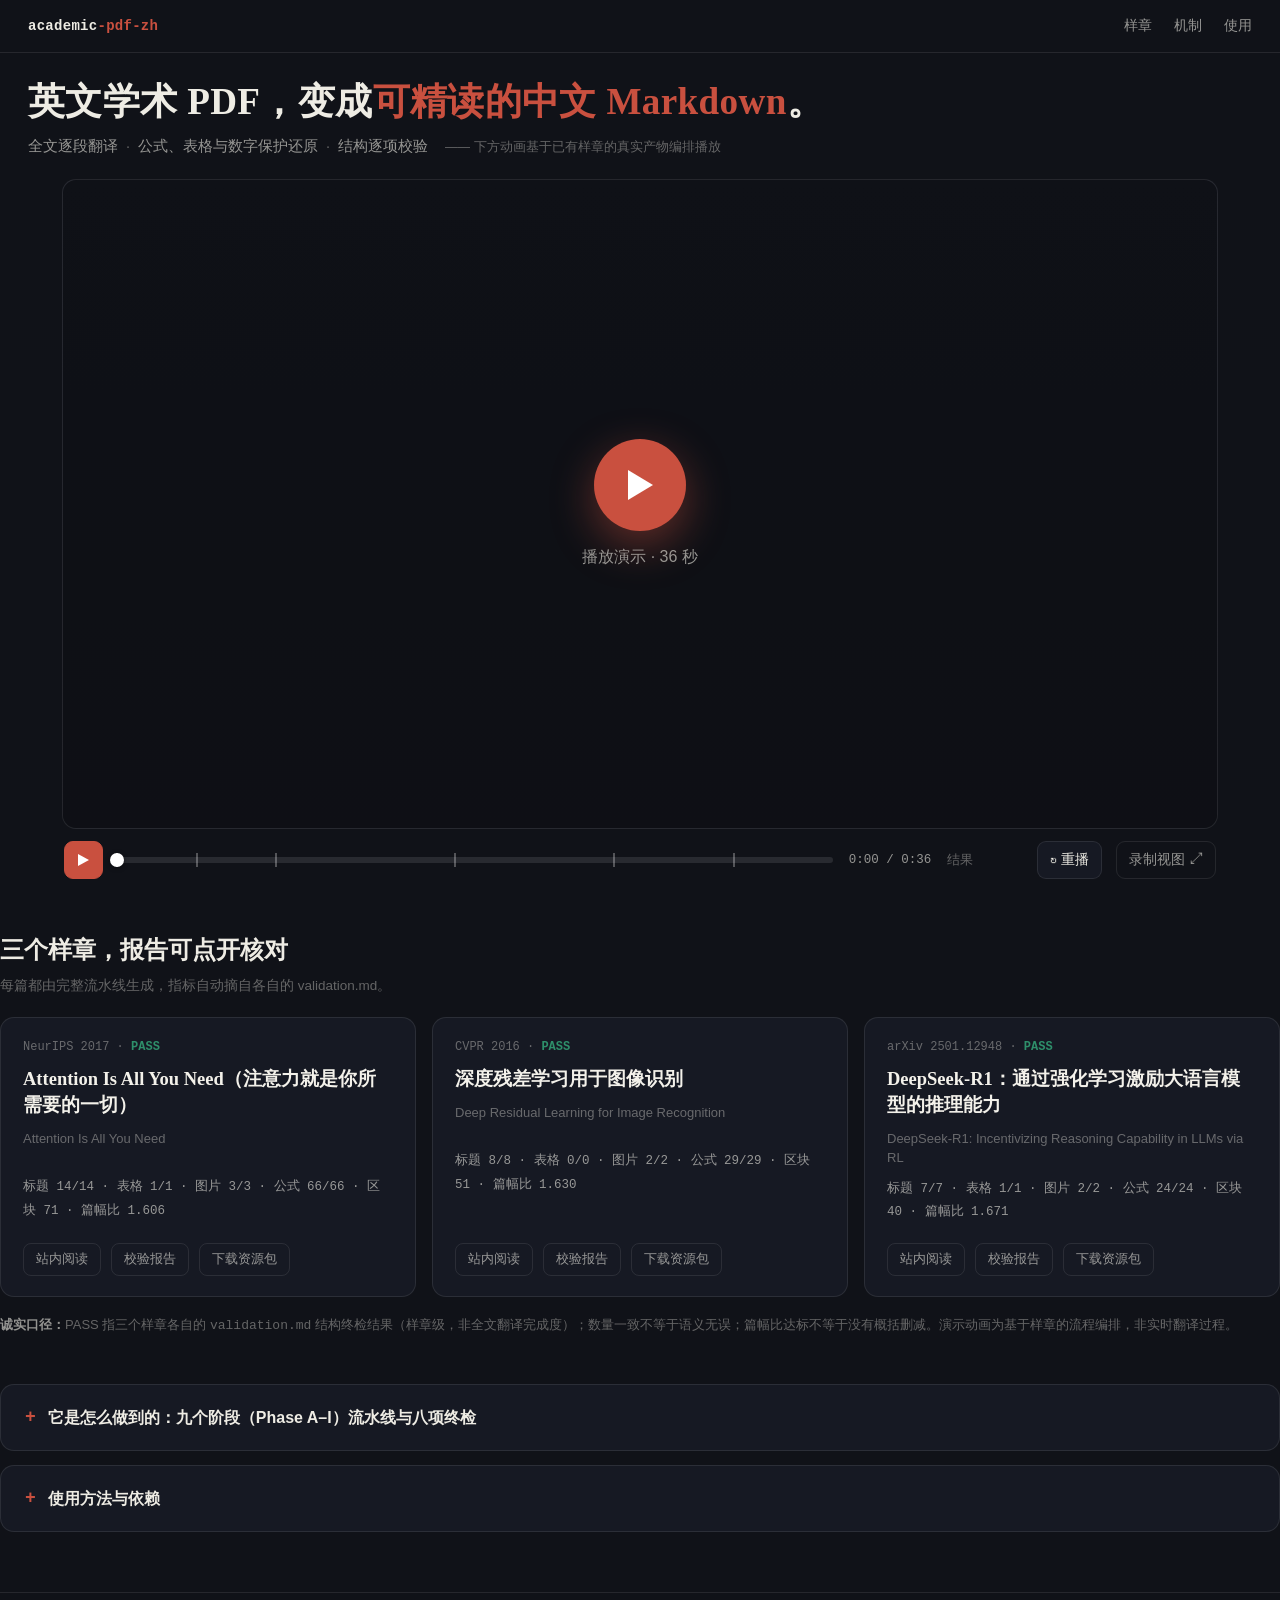
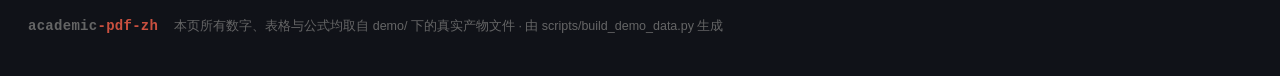
<file: docs/index.html>
<!DOCTYPE html>
<html lang="zh-CN">
<head>
<meta charset="UTF-8">
<meta name="viewport" content="width=device-width, initial-scale=1">
<title>academic-pdf-zh · 英文学术 PDF，变成可精读的中文 Markdown</title>
<meta name="description" content="把英文学术论文 PDF 翻译成保留公式、表格与数字的中文 Markdown。动画演示基于已有样章的真实产物。">
<link rel="stylesheet" href="vendor/katex/katex.min.css">
<link rel="stylesheet" href="demo.css">
</head>
<body>

<nav class="topbar">
  <div class="wrap">
    <span class="wordmark">academic<em>-pdf-zh</em></span>
    <nav class="topnav">
      <a href="#samples">样章</a>
      <a href="#mechanism">机制</a>
      <a href="#usage">使用</a>
    </nav>
  </div>
</nav>

<header class="masthead wrap">
  <h1>英文学术 PDF，变成<b>可精读的中文 Markdown</b>。</h1>
  <p class="sub">全文逐段翻译<span class="sep">·</span>公式、表格与数字保护还原<span class="sep">·</span>结构逐项校验
    <span class="note">　—— 下方动画基于已有样章的真实产物编排播放</span></p>
</header>

<section class="player wrap">
  <div class="stage-wrap">
    <div class="stage" id="stage">
      <div class="viewport">
        <div class="canvas" id="canvas">
          <div class="paper" id="paperEn">
            <div class="body-src"><div class="inner"></div></div>
          </div>
          <div class="paper mini" id="paperCn">
            <div class="inner"></div>
          </div>
        </div>
      </div>
      <div class="endmask" id="endmask">
        <button class="replay" id="maskReplay">↻ 重播演示</button>
      </div>
      <button class="bigplay" id="bigPlay">
        <span class="disc"><svg width="30" height="34" viewBox="0 0 30 34"><path d="M3 2l25 15L3 32z" fill="#fff"/></svg></span>
        <span class="label">播放演示 · 36 秒</span>
      </button>
      <span class="chip rm-note" id="rmNote">已按系统「减少动态效果」偏好暂停动画：显示最终结果，可随时点播放观看</span>
    </div>
  </div>

  <div class="controls">
    <button class="ctl-btn primary" id="btnPlay" title="播放"></button>
    <div class="scrub-wrap">
      <div class="scrub" id="scrub" aria-label="进度">
        <div class="fill"></div>
        <div class="knob"></div>
      </div>
    </div>
    <span class="time" id="timeLabel">0:00 / 0:36</span>
    <span class="chapter-now" id="chapterNow">结果</span>
    <button class="ctl-btn" id="btnReplay">↻ 重播</button>
    <a class="linklike" href="player.html" title="无干扰全屏视图，适合录屏">录制视图 ⤢</a>
  </div>

  <div class="mobile-cta">
    <a href="player.html">▶ 打开演示动画</a>
    <span class="tip">36 秒 · 展示英文论文如何变成中文 Markdown</span>
  </div>
</section>

<section class="samples wrap" id="samples">
  <h2 class="sec-h">三个样章，报告可点开核对</h2>
  <p class="sec-sub">每篇都由完整流水线生成，指标自动摘自各自的 validation.md。</p>
  <div class="cards" id="cards"></div>
  <p class="honest"><b>诚实口径：</b>PASS 指三个样章各自的 <code>validation.md</code> 结构终检结果（样章级，非全文翻译完成度）；数量一致不等于语义无误；篇幅比达标不等于没有概括删减。演示动画为基于样章的流程编排，非实时翻译过程。</p>
</section>

<div class="folds wrap">
  <details class="fold" id="mechanism">
    <summary>它是怎么做到的：九个阶段（Phase A–I）流水线与八项终检</summary>
    <div class="fold-body">
      <div class="pipe">
        <div class="step"><div class="n">Phase A–C</div><div class="t">环境体检 · 解析 + 来源审计</div><div class="d">pymupdf4llm / Marker / MinerU 解析 PDF，清点区块、公式、表格、图片，生成 manifest。</div></div>
        <div class="step"><div class="n">Phase D</div><div class="t">术语表</div><div class="d">先抽取关键术语并定译，全文统一，避免同一个概念前后翻得不一样。</div></div>
        <div class="step"><div class="n">Phase E</div><div class="t">内容冻结 + 分块</div><div class="d">LaTeX / 代码 / URL / DOI / 数字冻结为 [[IMM_…]] token，表格注册为表格任务，全文切块并加隐藏块 ID。</div></div>
        <div class="step"><div class="n">Phase F–G</div><div class="t">逐块翻译 · 表格逐格</div><div class="d">正文按块交给 agent 翻译；表格按单元格生成翻译任务，数值格标记保护。</div></div>
        <div class="step"><div class="n">Phase H</div><div class="t">确定性组装</div><div class="d">按 manifest 清单把译文与 token 原样装回，不经过模型手；表格模板逐格回填。</div></div>
        <div class="step"><div class="n">Phase I</div><div class="t">八项终检</div><div class="d">八项确定性检查全部通过才输出，任一失败给出可定位的修复任务。</div></div>
      </div>
      <ul class="gates">
        <li>区块序列一致（逐块对应，无漏译/增删）</li>
        <li>标题层级与数量一致</li>
        <li>表格结构逐格一致，保护数值原样</li>
        <li>图片数量与引用完整</li>
        <li>LaTeX 公式逐条一致（原文 token 还原）</li>
        <li>代码块 / URL / DOI 不被改写</li>
        <li>中英篇幅比在合理区间（防概括删减）</li>
        <li>残留 token / 占位符清零</li>
      </ul>
      <pre class="report" id="reportExcerpt"></pre>
    </div>
  </details>

  <details class="fold" id="usage">
    <summary>使用方法与依赖</summary>
    <div class="fold-body">
      <ol class="usage-steps">
        <li>把论文 PDF 放进一个目录，运行 <code>prepare_paper.py</code> 完成解析、审计与分块；</li>
        <li>在有 agent 能力的 CLI（本项目用 Codex CLI）里逐块翻译正文、按单元格翻译表格；</li>
        <li>运行 <code>assemble_markdown.py</code> 确定性组装，再跑 <code>validate_markdown.py</code> 终检；</li>
        <li>终检 PASS 后得到 <code>&lt;论文&gt;_中文.md</code>，可直接放进 Obsidian / 任何 Markdown 阅读器。</li>
      </ol>
      <pre class="cmd"><span class="cmt"># 1) 安装 PDF 解析依赖（与 Skill 安装分开；三选一，最轻量起步）</span>
pip install pymupdf4llm
<span class="cmt"># 2) 解析 + 结构审计（默认输出 work/&lt;论文名&gt;/；长论文可加 --pages 1-3 试点）</span>
python scripts/prepare_paper.py paper.pdf --project-root .
<span class="cmt"># 3) 翻译：在 Codex CLI 中按 chunks/ 逐块翻译、按单元格填表格任务</span>
python scripts/assemble_markdown.py work/paper/chunks/manifest.json
<span class="cmt"># 4) 终检（八项守门）</span>
python scripts/validate_translation.py --manifest work/paper/chunks/manifest.json --source work/paper/source/source_clean.md --translated work/paper/paper_中文.md --report work/paper/validation.md</pre>
      <pre class="cmd"><span class="cmt"># 本站预览（纯静态，无构建步骤）：在项目根目录运行</span>
python -m http.server 8000   <span class="cmt"># 然后打开 /docs/ ；样章阅读页在 /docs/samples/</span>
<span class="cmt"># 阅读页/下载包由 scripts/build_site.py 从 demo/ 产物生成：</span>
python scripts/build_site.py && python scripts/check_site.py
<span class="cmt"># 调试/录制动画时可直接跳转到任意时刻：</span>
docs/player.html?t=21        <span class="accent">window.demo.seek(21)</span></pre>
    </div>
  </details>
</div>

<footer>
  <div class="wrap">
    <span class="wordmark">academic<em>-pdf-zh</em></span>
    <span>本页所有数字、表格与公式均取自 demo/ 下的真实产物文件 · 由 scripts/build_demo_data.py 生成</span>
  </div>
</footer>

<script src="vendor/gsap.min.js"></script>
<script src="vendor/katex/katex.min.js"></script>
<script src="demo-data.js"></script>
<script src="demo.js"></script>
</body>
</html>
</file>
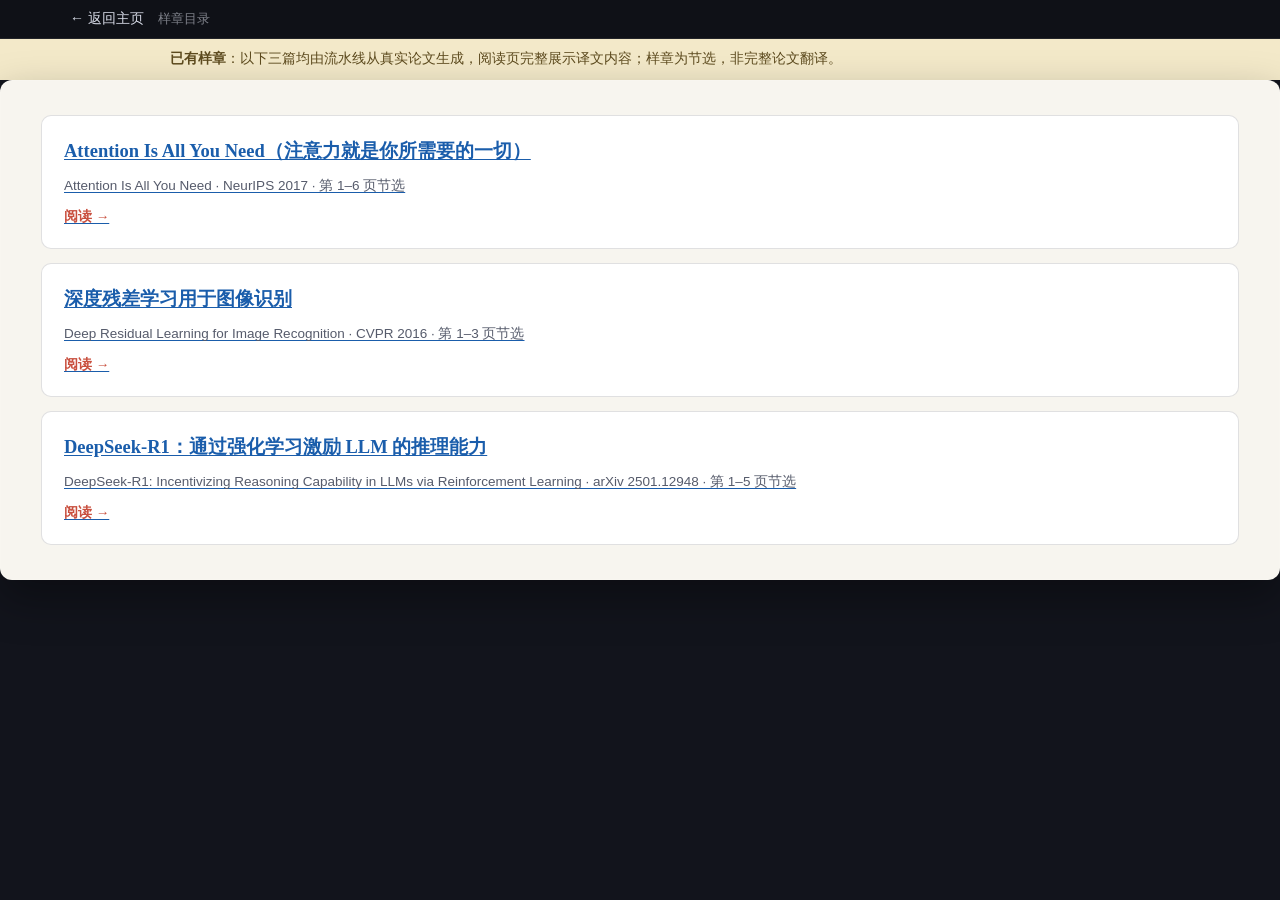
<file: docs/samples/index.html>
<!DOCTYPE html>
<html lang="zh-CN">
<head>
<meta charset="utf-8">
<meta name="viewport" content="width=device-width, initial-scale=1">
<title>样章目录 · academic-pdf-zh</title>
<link rel="stylesheet" href="../reader.css">
</head>
<body class="reader">
<header class="reader-top"><div class="reader-top-in">
<a class="home" href="../index.html">← 返回主页</a>
<span class="crumb">样章目录</span></div></header>
<div class="reader-band"><p><b>已有样章</b>：以下三篇均由流水线从真实论文生成，阅读页完整展示译文内容；样章为节选，非完整论文翻译。</p></div>
<main class="paper s-index">
<a class="s-card" href="transformer/index.html"><b>Attention Is All You Need（注意力就是你所需要的一切）</b><span>Attention Is All You Need · NeurIPS 2017 · 第 1–6 页节选</span><span class="go">阅读 →</span></a>
<a class="s-card" href="resnet/index.html"><b>深度残差学习用于图像识别</b><span>Deep Residual Learning for Image Recognition · CVPR 2016 · 第 1–3 页节选</span><span class="go">阅读 →</span></a>
<a class="s-card" href="deepseek-r1/index.html"><b>DeepSeek-R1：通过强化学习激励 LLM 的推理能力</b><span>DeepSeek-R1: Incentivizing Reasoning Capability in LLMs via Reinforcement Learning · arXiv 2501.12948 · 第 1–5 页节选</span><span class="go">阅读 →</span></a>
</main>
</body>
</html>
</file>
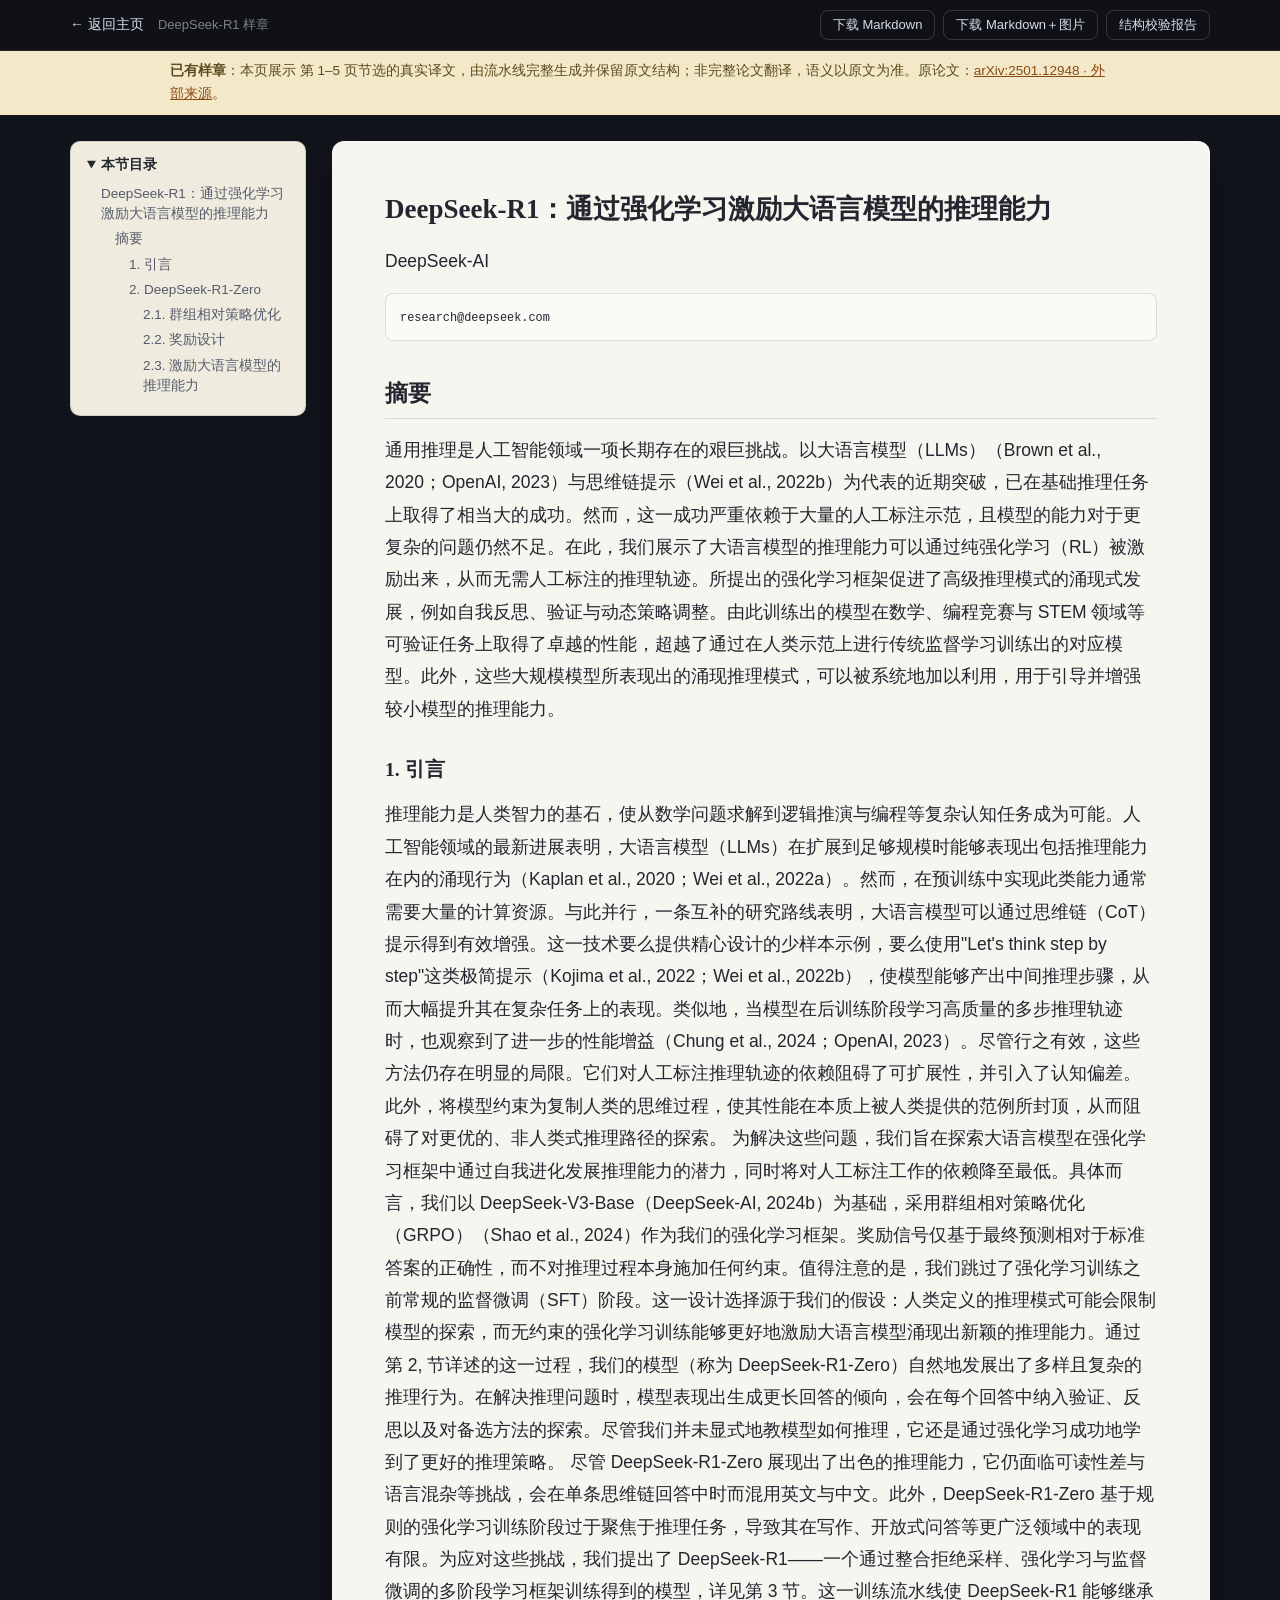
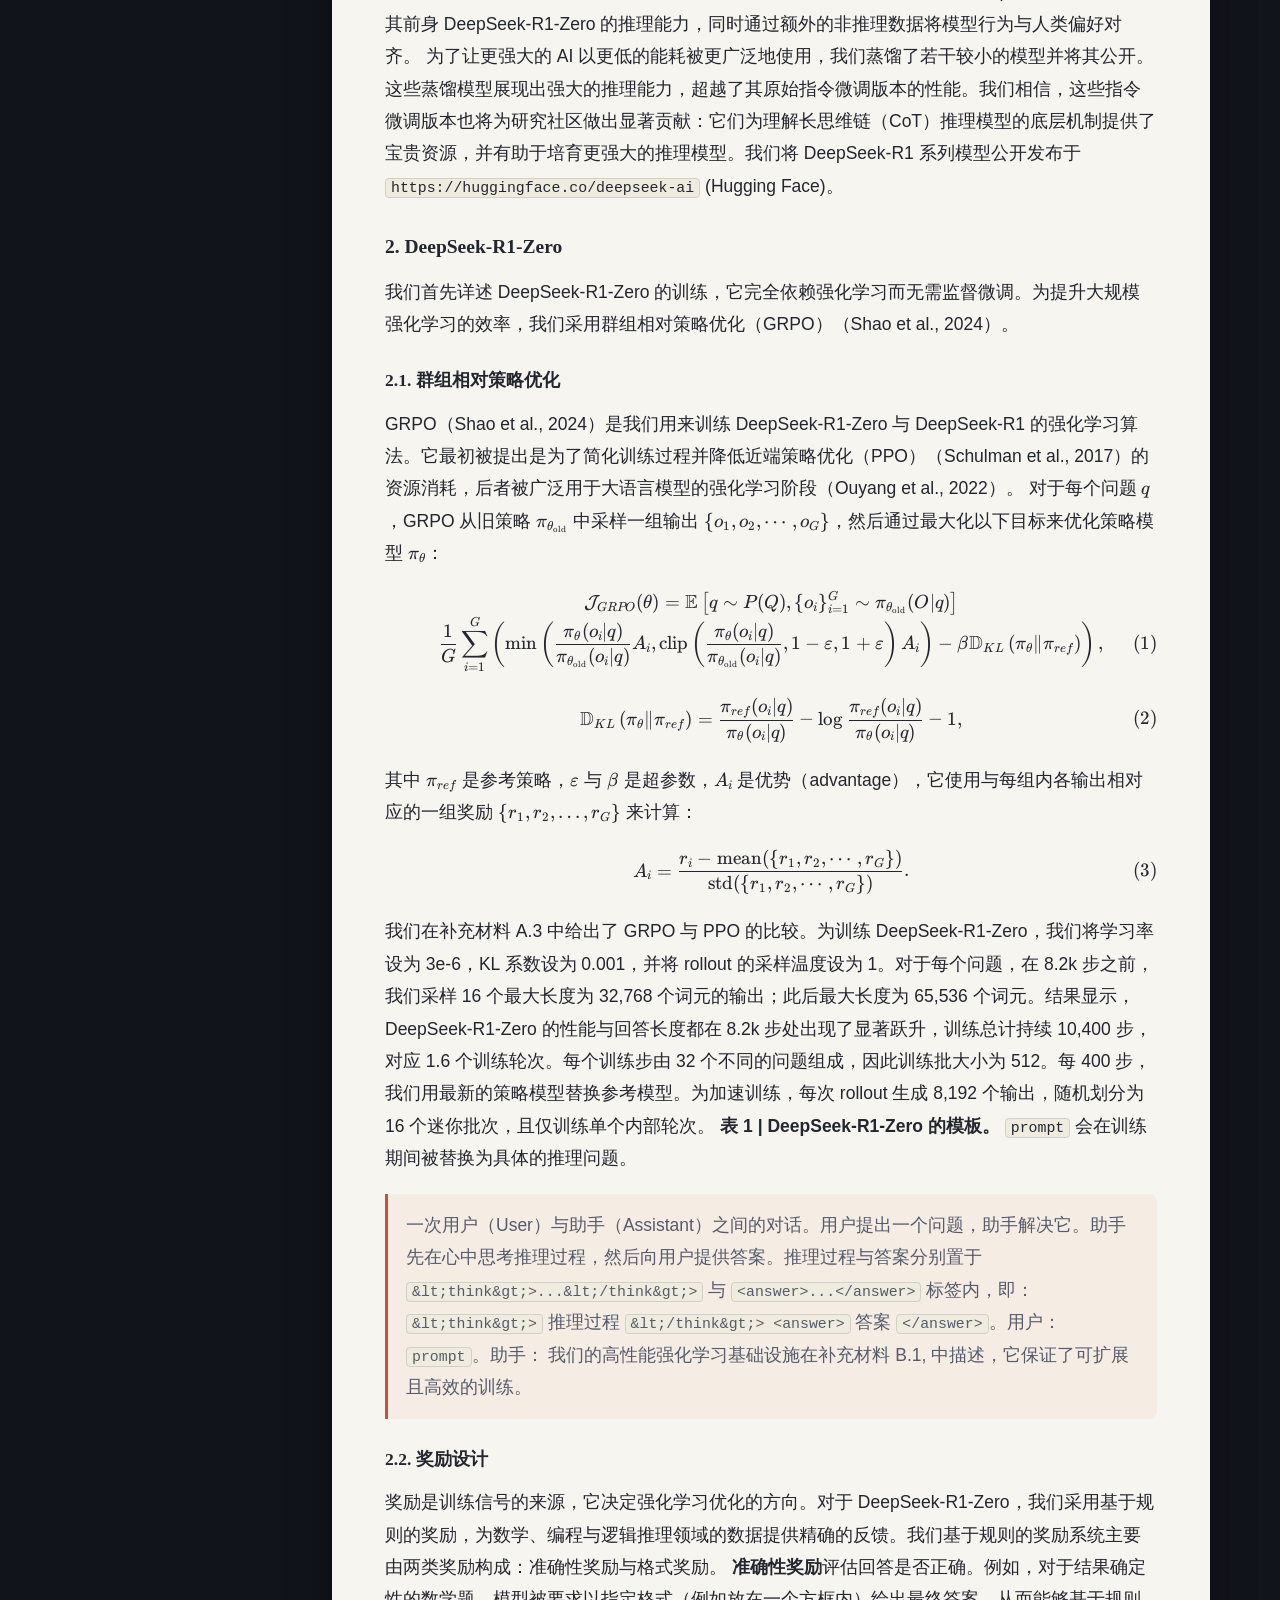
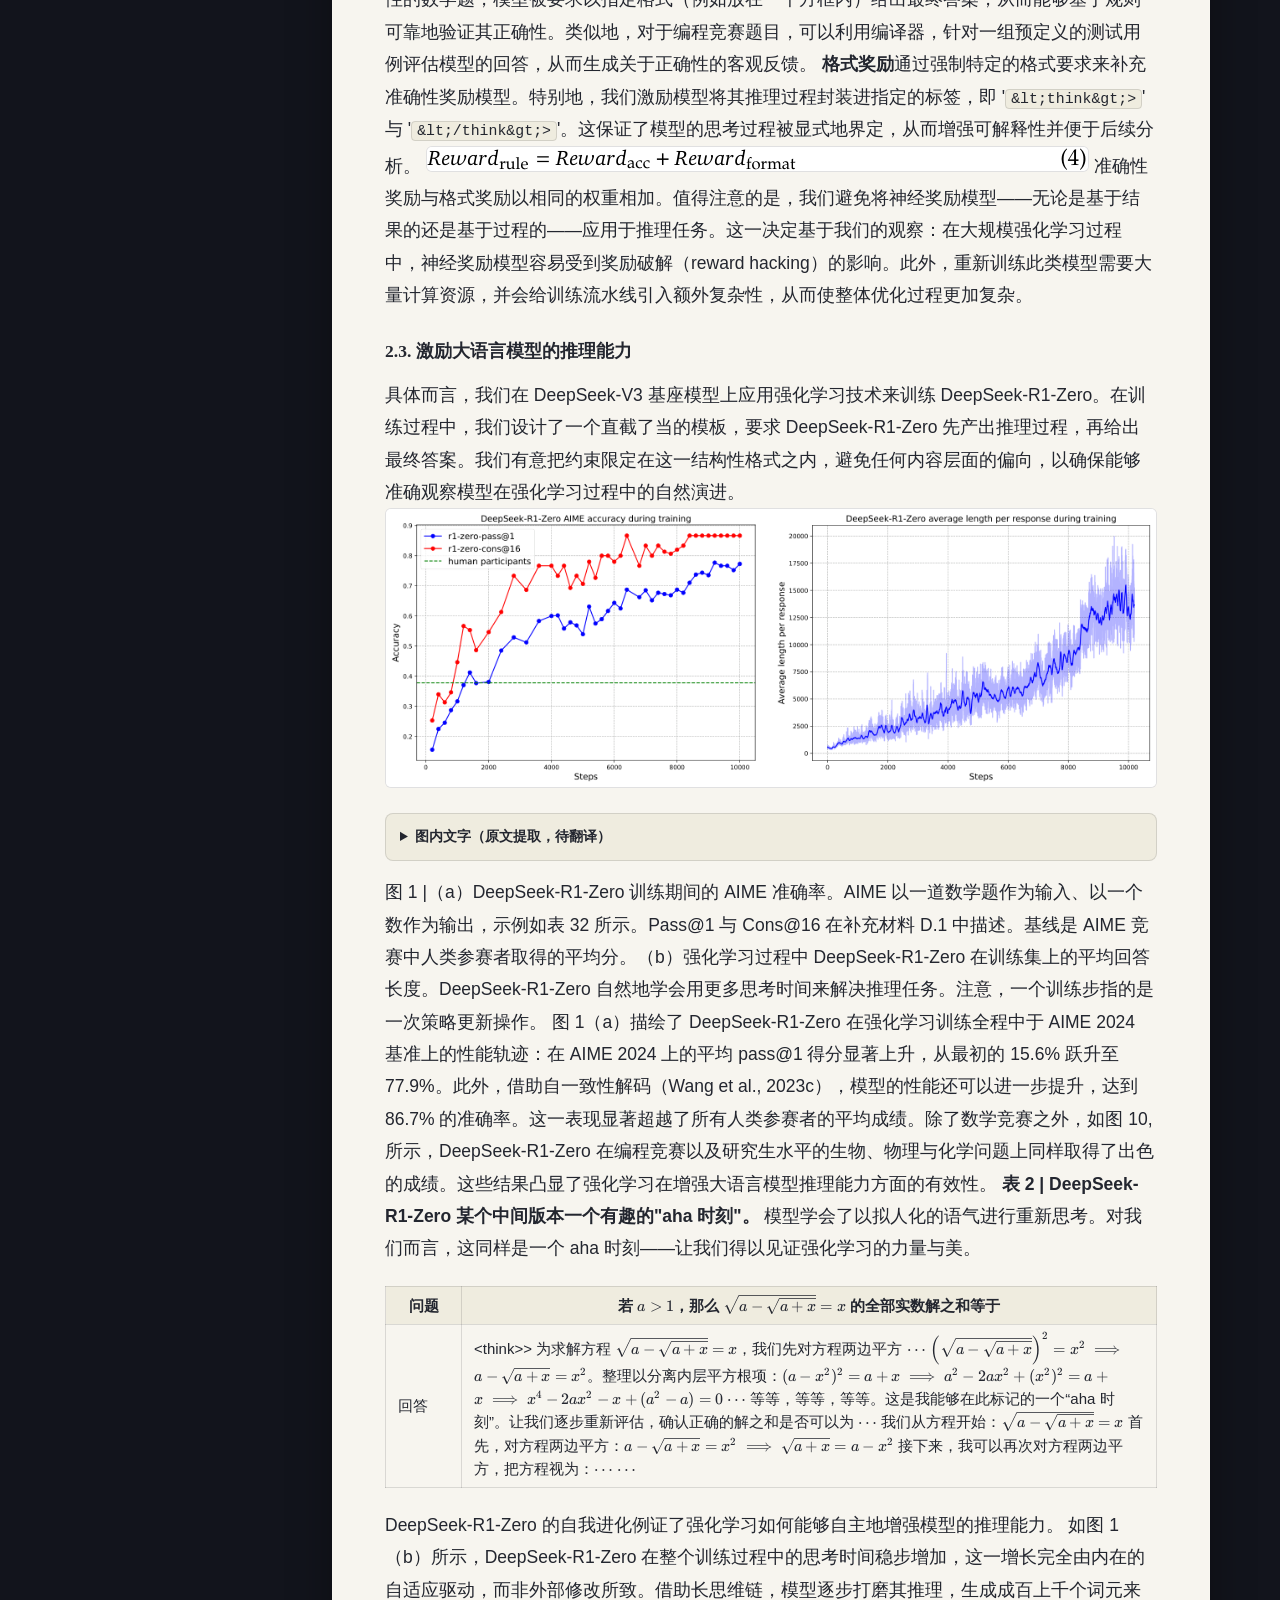
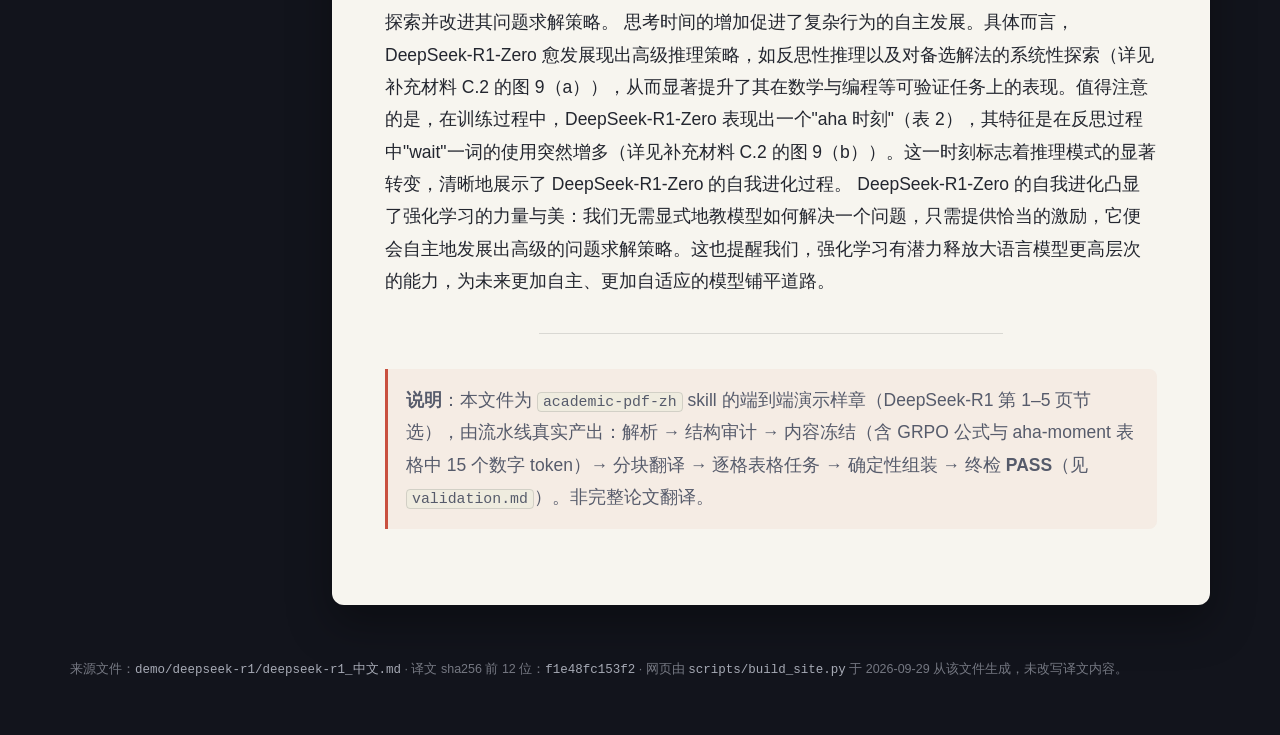
<file: docs/samples/deepseek-r1/index.html>
<!DOCTYPE html>
<html lang="zh-CN">
<head>
<meta charset="utf-8">
<meta name="viewport" content="width=device-width, initial-scale=1">
<title>DeepSeek-R1：通过强化学习激励 LLM 的推理能力 · academic-pdf-zh</title>
<meta name="description" content="DeepSeek-R1: Incentivizing Reasoning Capability in LLMs via Reinforcement Learning 的中文样章阅读页（第 1–5 页节选）。">
<link rel="stylesheet" href="../../vendor/katex/katex.min.css">
<script defer src="../../vendor/katex/katex.min.js"></script>
<script defer src="../../vendor/katex/plugins/auto-render.min.js"></script>
<script>
document.addEventListener('DOMContentLoaded', function () {
  var el = document.getElementById('article');
  if (!el || !window.renderMathInElement) return;
  var errs = [];
  renderMathInElement(el, {
    delimiters: [
      {left: '$$', right: '$$', display: true},
      {left: '\\[', right: '\\]', display: true},
      {left: '\\(', right: '\\)', display: false},
      {left: '$', right: '$', display: false}
    ],
    ignoredTags: ['script', 'noscript', 'style', 'textarea', 'pre', 'code'],
    throwOnError: false,
    strict: 'ignore',
    errorCallback: function (msg) { errs.push(String(msg && msg.message || msg)); console.warn('KaTeX 无法渲染，保留原文：', msg); }
  });
  if (errs.length) { el.dataset.katexErrors = errs.length; console.warn('KaTeX 渲染失败条数：', errs.length); }
});
</script>

<link rel="stylesheet" href="../../reader.css">
</head>
<body class="reader">
<header class="reader-top">
  <div class="reader-top-in">
    <a class="home" href="../../index.html">← 返回主页</a>
    <span class="crumb">DeepSeek-R1 样章</span>
    <nav class="actions">
      <a href="translation.md" download>下载 Markdown</a>
      <a href="sample.zip" download>下载 Markdown＋图片</a>
      <a href="validation.html">结构校验报告</a>
    </nav>
  </div>
</header>
<div class="reader-band">
  <p><b>已有样章</b>：本页展示 第 1–5 页节选的真实译文，由流水线完整生成并保留原文结构；非完整论文翻译，语义以原文为准。原论文：<a href="https://arxiv.org/abs/2501.12948" target="_blank" rel="noopener">arXiv:2501.12948 · 外部来源</a>。</p>
</div>
<div class="reader-shell">
  <details class="toc-box" open>
    <summary>本节目录</summary>
    <nav class="toc"><ul><li><a href="#deepseek-r1">DeepSeek-R1：通过强化学习激励大语言模型的推理能力</a><ul><li><a href="#_1">摘要</a><ul><li><a href="#1">1. 引言</a></li><li><a href="#2-deepseek-r1-zero">2. DeepSeek-R1-Zero</a><ul><li><a href="#21">2.1. 群组相对策略优化</a></li><li><a href="#22">2.2. 奖励设计</a></li><li><a href="#23">2.3. 激励大语言模型的推理能力</a></li></ul></li></ul></li></ul></li></ul></nav>
  </details>
  <script>if (matchMedia('(max-width: 900px)').matches) {var tb = document.querySelector('.toc-box');if (tb) tb.removeAttribute('open');}</script>
  <main class="paper" id="article">
<h1 id="deepseek-r1"><strong>DeepSeek-R1：通过强化学习激励大语言模型的推理能力</strong></h1>
<p>DeepSeek-AI</p>
<pre><code>research@deepseek.com
</code></pre>
<h2 id="_1"><strong>摘要</strong></h2>
<p>通用推理是人工智能领域一项长期存在的艰巨挑战。以大语言模型（LLMs）（Brown et al., 2020；OpenAI, 2023）与思维链提示（Wei et al., 2022b）为代表的近期突破，已在基础推理任务上取得了相当大的成功。然而，这一成功严重依赖于大量的人工标注示范，且模型的能力对于更复杂的问题仍然不足。在此，我们展示了大语言模型的推理能力可以通过纯强化学习（RL）被激励出来，从而无需人工标注的推理轨迹。所提出的强化学习框架促进了高级推理模式的涌现式发展，例如自我反思、验证与动态策略调整。由此训练出的模型在数学、编程竞赛与 STEM 领域等可验证任务上取得了卓越的性能，超越了通过在人类示范上进行传统监督学习训练出的对应模型。此外，这些大规模模型所表现出的涌现推理模式，可以被系统地加以利用，用于引导并增强较小模型的推理能力。</p>
<h3 id="1"><strong>1. 引言</strong></h3>
<p>推理能力是人类智力的基石，使从数学问题求解到逻辑推演与编程等复杂认知任务成为可能。人工智能领域的最新进展表明，大语言模型（LLMs）在扩展到足够规模时能够表现出包括推理能力在内的涌现行为（Kaplan et al., 2020；Wei et al., 2022a）。然而，在预训练中实现此类能力通常需要大量的计算资源。与此并行，一条互补的研究路线表明，大语言模型可以通过思维链（CoT）提示得到有效增强。这一技术要么提供精心设计的少样本示例，要么使用"Let's think step by step"这类极简提示（Kojima et al., 2022；Wei et al., 2022b），使模型能够产出中间推理步骤，从而大幅提升其在复杂任务上的表现。类似地，当模型在后训练阶段学习高质量的多步推理轨迹时，也观察到了进一步的性能增益（Chung et al., 2024；OpenAI, 2023）。尽管行之有效，这些方法仍存在明显的局限。它们对人工标注推理轨迹的依赖阻碍了可扩展性，并引入了认知偏差。此外，将模型约束为复制人类的思维过程，使其性能在本质上被人类提供的范例所封顶，从而阻碍了对更优的、非人类式推理路径的探索。
为解决这些问题，我们旨在探索大语言模型在强化学习框架中通过自我进化发展推理能力的潜力，同时将对人工标注工作的依赖降至最低。具体而言，我们以 DeepSeek-V3-Base（DeepSeek-AI, 2024b）为基础，采用群组相对策略优化（GRPO）（Shao et al., 2024）作为我们的强化学习框架。奖励信号仅基于最终预测相对于标准答案的正确性，而不对推理过程本身施加任何约束。值得注意的是，我们跳过了强化学习训练之前常规的监督微调（SFT）阶段。这一设计选择源于我们的假设：人类定义的推理模式可能会限制模型的探索，而无约束的强化学习训练能够更好地激励大语言模型涌现出新颖的推理能力。通过第 2, 节详述的这一过程，我们的模型（称为 DeepSeek-R1-Zero）自然地发展出了多样且复杂的推理行为。在解决推理问题时，模型表现出生成更长回答的倾向，会在每个回答中纳入验证、反思以及对备选方法的探索。尽管我们并未显式地教模型如何推理，它还是通过强化学习成功地学到了更好的推理策略。
尽管 DeepSeek-R1-Zero 展现出了出色的推理能力，它仍面临可读性差与语言混杂等挑战，会在单条思维链回答中时而混用英文与中文。此外，DeepSeek-R1-Zero 基于规则的强化学习训练阶段过于聚焦于推理任务，导致其在写作、开放式问答等更广泛领域中的表现有限。为应对这些挑战，我们提出了 DeepSeek-R1——一个通过整合拒绝采样、强化学习与监督微调的多阶段学习框架训练得到的模型，详见第 3 节。这一训练流水线使 DeepSeek-R1 能够继承其前身 DeepSeek-R1-Zero 的推理能力，同时通过额外的非推理数据将模型行为与人类偏好对齐。
为了让更强大的 AI 以更低的能耗被更广泛地使用，我们蒸馏了若干较小的模型并将其公开。这些蒸馏模型展现出强大的推理能力，超越了其原始指令微调版本的性能。我们相信，这些指令微调版本也将为研究社区做出显著贡献：它们为理解长思维链（CoT）推理模型的底层机制提供了宝贵资源，并有助于培育更强大的推理模型。我们将 DeepSeek-R1 系列模型公开发布于 <code>https://huggingface.co/deepseek-ai</code> (Hugging Face)。</p>
<h3 id="2-deepseek-r1-zero"><strong>2. DeepSeek-R1-Zero</strong></h3>
<p>我们首先详述 DeepSeek-R1-Zero 的训练，它完全依赖强化学习而无需监督微调。为提升大规模强化学习的效率，我们采用群组相对策略优化（GRPO）（Shao et al., 2024）。</p>
<h4 id="21"><strong>2.1. 群组相对策略优化</strong></h4>
<p>GRPO（Shao et al., 2024）是我们用来训练 DeepSeek-R1-Zero 与 DeepSeek-R1 的强化学习算法。它最初被提出是为了简化训练过程并降低近端策略优化（PPO）（Schulman et al., 2017）的资源消耗，后者被广泛用于大语言模型的强化学习阶段（Ouyang et al., 2022）。
对于每个问题 $q$，GRPO 从旧策略 $\pi_{\theta_{\text{old}}}$ 中采样一组输出 $\{o_1, o_2, \cdots, o_G\}$，然后通过最大化以下目标来优化策略模型 $\pi_\theta$：
$$\mathcal{J}_{GRPO}(\theta) = \mathbb{E}\left[q \sim P(Q), \{o_i\}_{i=1}^{G} \sim \pi_{\theta_{\text{old}}}(O|q)\right] \\ \frac{1}{G}\sum_{i=1}^{G}\left(\min\left(\frac{\pi_\theta(o_i|q)}{\pi_{\theta_{\text{old}}}(o_i|q)}A_i, \text{clip}\left(\frac{\pi_\theta(o_i|q)}{\pi_{\theta_{\text{old}}}(o_i|q)}, 1-\varepsilon, 1+\varepsilon\right)A_i\right) - \beta\mathbb{D}_{KL}\left(\pi_\theta\|\pi_{ref}\right)\right), \tag{1}$$
$$\mathbb{D}_{KL}\left(\pi_\theta\|\pi_{ref}\right) = \frac{\pi_{ref}(o_i|q)}{\pi_\theta(o_i|q)} - \log\frac{\pi_{ref}(o_i|q)}{\pi_\theta(o_i|q)} - 1, \tag{2}$$
其中 $\pi_{ref}$ 是参考策略，$\varepsilon$ 与 $\beta$ 是超参数，$A_i$ 是优势（advantage），它使用与每组内各输出相对应的一组奖励 $\{r_1, r_2, \ldots, r_G\}$ 来计算：
$$A_i = \frac{r_i - \text{mean}(\{r_1, r_2, \cdots, r_G\})}{\text{std}(\{r_1, r_2, \cdots, r_G\})}. \tag{3}$$
我们在补充材料 A.3 中给出了 GRPO 与 PPO 的比较。为训练 DeepSeek-R1-Zero，我们将学习率设为 3e-6，KL 系数设为 0.001，并将 rollout 的采样温度设为 1。对于每个问题，在 8.2k 步之前，我们采样 16 个最大长度为 32,768 个词元的输出；此后最大长度为 65,536 个词元。结果显示，DeepSeek-R1-Zero 的性能与回答长度都在 8.2k 步处出现了显著跃升，训练总计持续 10,400 步，对应 1.6 个训练轮次。每个训练步由 32 个不同的问题组成，因此训练批大小为 512。每 400 步，我们用最新的策略模型替换参考模型。为加速训练，每次 rollout 生成 8,192 个输出，随机划分为 16 个迷你批次，且仅训练单个内部轮次。
<strong>表 1 | DeepSeek-R1-Zero 的模板。</strong> <code>prompt</code> 会在训练期间被替换为具体的推理问题。</p>
<blockquote>
<p>一次用户（User）与助手（Assistant）之间的对话。用户提出一个问题，助手解决它。助手先在心中思考推理过程，然后向用户提供答案。推理过程与答案分别置于 <code>&amp;lt;think&amp;gt;&gt;...&amp;lt;/think&amp;gt;&gt;</code> 与 <code>&lt;answer&gt;...&lt;/answer&gt;</code> 标签内，即：<code>&amp;lt;think&amp;gt;&gt;</code> 推理过程 <code>&amp;lt;/think&amp;gt;&gt; &lt;answer&gt;</code> 答案 <code>&lt;/answer&gt;</code>。用户：<code>prompt</code>。助手：
我们的高性能强化学习基础设施在补充材料 B.1, 中描述，它保证了可扩展且高效的训练。</p>
</blockquote>
<h4 id="22"><strong>2.2. 奖励设计</strong></h4>
<p>奖励是训练信号的来源，它决定强化学习优化的方向。对于 DeepSeek-R1-Zero，我们采用基于规则的奖励，为数学、编程与逻辑推理领域的数据提供精确的反馈。我们基于规则的奖励系统主要由两类奖励构成：准确性奖励与格式奖励。
<strong>准确性奖励</strong>评估回答是否正确。例如，对于结果确定性的数学题，模型被要求以指定格式（例如放在一个方框内）给出最终答案，从而能够基于规则可靠地验证其正确性。类似地，对于编程竞赛题目，可以利用编译器，针对一组预定义的测试用例评估模型的回答，从而生成关于正确性的客观反馈。
<strong>格式奖励</strong>通过强制特定的格式要求来补充准确性奖励模型。特别地，我们激励模型将其推理过程封装进指定的标签，即 '<code>&amp;lt;think&amp;gt;&gt;</code>' 与 '<code>&amp;lt;/think&amp;gt;&gt;</code>'。这保证了模型的思考过程被显式地界定，从而增强可解释性并便于后续分析。
<img alt="" src="images/_pages_subset.pdf-0004-04.png">
准确性奖励与格式奖励以相同的权重相加。值得注意的是，我们避免将神经奖励模型——无论是基于结果的还是基于过程的——应用于推理任务。这一决定基于我们的观察：在大规模强化学习过程中，神经奖励模型容易受到奖励破解（reward hacking）的影响。此外，重新训练此类模型需要大量计算资源，并会给训练流水线引入额外复杂性，从而使整体优化过程更加复杂。</p>
<h4 id="23"><strong>2.3. 激励大语言模型的推理能力</strong></h4>
<p>具体而言，我们在 DeepSeek-V3 基座模型上应用强化学习技术来训练 DeepSeek-R1-Zero。在训练过程中，我们设计了一个直截了当的模板，要求 DeepSeek-R1-Zero 先产出推理过程，再给出最终答案。我们有意把约束限定在这一结构性格式之内，避免任何内容层面的偏向，以确保能够准确观察模型在强化学习过程中的自然演进。
<img alt="" src="images/_pages_subset.pdf-0004-00.png"></p>
<details>
<summary>图内文字（原文提取，待翻译）</summary>

0.9 DeepSeek-R1-Zero 训练期间的 AIME 准确率 DeepSeek-R1-Zero 训练期间的平均回答长度
r1-zero-pass@1 20000
0.8 r1-zero-cons@16
人类参赛者 17500
0.7 15000
0.6 12500
0.5 10000
0.4 7500
5000
0.3
2500
0.2
0
0 2000 4000 6000 8000 10000 0 2000 4000 6000 8000 10000
步数 步数
准确率
每次回答的平均长度

</details>
<p>图 1 |（a）DeepSeek-R1-Zero 训练期间的 AIME 准确率。AIME 以一道数学题作为输入、以一个数作为输出，示例如表 32 所示。Pass@1 与 Cons@16 在补充材料 D.1 中描述。基线是 AIME 竞赛中人类参赛者取得的平均分。（b）强化学习过程中 DeepSeek-R1-Zero 在训练集上的平均回答长度。DeepSeek-R1-Zero 自然地学会用更多思考时间来解决推理任务。注意，一个训练步指的是一次策略更新操作。
图 1（a）描绘了 DeepSeek-R1-Zero 在强化学习训练全程中于 AIME 2024 基准上的性能轨迹：在 AIME 2024 上的平均 pass@1 得分显著上升，从最初的 15.6% 跃升至 77.9%。此外，借助自一致性解码（Wang et al., 2023c），模型的性能还可以进一步提升，达到 86.7% 的准确率。这一表现显著超越了所有人类参赛者的平均成绩。除了数学竞赛之外，如图 10, 所示，DeepSeek-R1-Zero 在编程竞赛以及研究生水平的生物、物理与化学问题上同样取得了出色的成绩。这些结果凸显了强化学习在增强大语言模型推理能力方面的有效性。
<strong>表 2 | DeepSeek-R1-Zero 某个中间版本一个有趣的"aha 时刻"。</strong> 模型学会了以拟人化的语气进行重新思考。对我们而言，这同样是一个 aha 时刻——让我们得以见证强化学习的力量与美。</p>
<div class="tbl-scroll"><table>
<thead>
<tr>
<th>问题</th>
<th>若 $a &gt; 1$，那么 $\sqrt{a - \sqrt{a + x}} = x$ 的全部实数解之和等于</th>
</tr>
</thead>
<tbody>
<tr>
<td>回答</td>
<td>&lt;think&gt;&gt; 为求解方程 $\sqrt{a - \sqrt{a + x}} = x$，我们先对方程两边平方 $\cdots$ $\left(\sqrt{a - \sqrt{a+x}}\right)^2 = x^2 \implies a - \sqrt{a+x} = x^2$。整理以分离内层平方根项：$(a - x^2)^2 = a + x \implies a^2 - 2ax^2 + (x^2)^2 = a + x \implies x^4 - 2ax^2 - x + (a^2 - a) = 0$ $\cdots$ 等等，等等，等等。这是我能够在此标记的一个“aha 时刻”。让我们逐步重新评估，确认正确的解之和是否可以为 $\cdots$ 我们从方程开始：$\sqrt{a - \sqrt{a+x}} = x$ 首先，对方程两边平方：$a - \sqrt{a+x} = x^2 \implies \sqrt{a+x} = a - x^2$ 接下来，我可以再次对方程两边平方，把方程视为：$\cdots$ $\cdots$</td>
</tr>
</tbody>
</table></div>
<p>DeepSeek-R1-Zero 的自我进化例证了强化学习如何能够自主地增强模型的推理能力。
如图 1（b）所示，DeepSeek-R1-Zero 在整个训练过程中的思考时间稳步增加，这一增长完全由内在的自适应驱动，而非外部修改所致。借助长思维链，模型逐步打磨其推理，生成成百上千个词元来探索并改进其问题求解策略。
思考时间的增加促进了复杂行为的自主发展。具体而言，DeepSeek-R1-Zero 愈发展现出高级推理策略，如反思性推理以及对备选解法的系统性探索（详见补充材料 C.2 的图 9（a）），从而显著提升了其在数学与编程等可验证任务上的表现。值得注意的是，在训练过程中，DeepSeek-R1-Zero 表现出一个"aha 时刻"（表 2），其特征是在反思过程中"wait"一词的使用突然增多（详见补充材料 C.2 的图 9（b））。这一时刻标志着推理模式的显著转变，清晰地展示了 DeepSeek-R1-Zero 的自我进化过程。
DeepSeek-R1-Zero 的自我进化凸显了强化学习的力量与美：我们无需显式地教模型如何解决一个问题，只需提供恰当的激励，它便会自主地发展出高级的问题求解策略。这也提醒我们，强化学习有潜力释放大语言模型更高层次的能力，为未来更加自主、更加自适应的模型铺平道路。</p>
<hr>
<blockquote>
<p><strong>说明</strong>：本文件为 <code>academic-pdf-zh</code> skill 的端到端演示样章（DeepSeek-R1 第 1–5 页节选），由流水线真实产出：解析 → 结构审计 → 内容冻结（含 GRPO 公式与 aha-moment 表格中 15 个数字 token）→ 分块翻译 → 逐格表格任务 → 确定性组装 → 终检 <strong>PASS</strong>（见 <code>validation.md</code>）。非完整论文翻译。</p>
</blockquote>
  </main>
</div>
<footer class="reader-foot">
  <p>来源文件：<code>demo/deepseek-r1/deepseek-r1_中文.md</code> · 译文 sha256 前 12 位：<code>f1e48fc153f2</code> · 网页由 <code>scripts/build_site.py</code> 于 2026-09-29 从该文件生成，未改写译文内容。</p>
</footer>
</body>
</html>
</file>
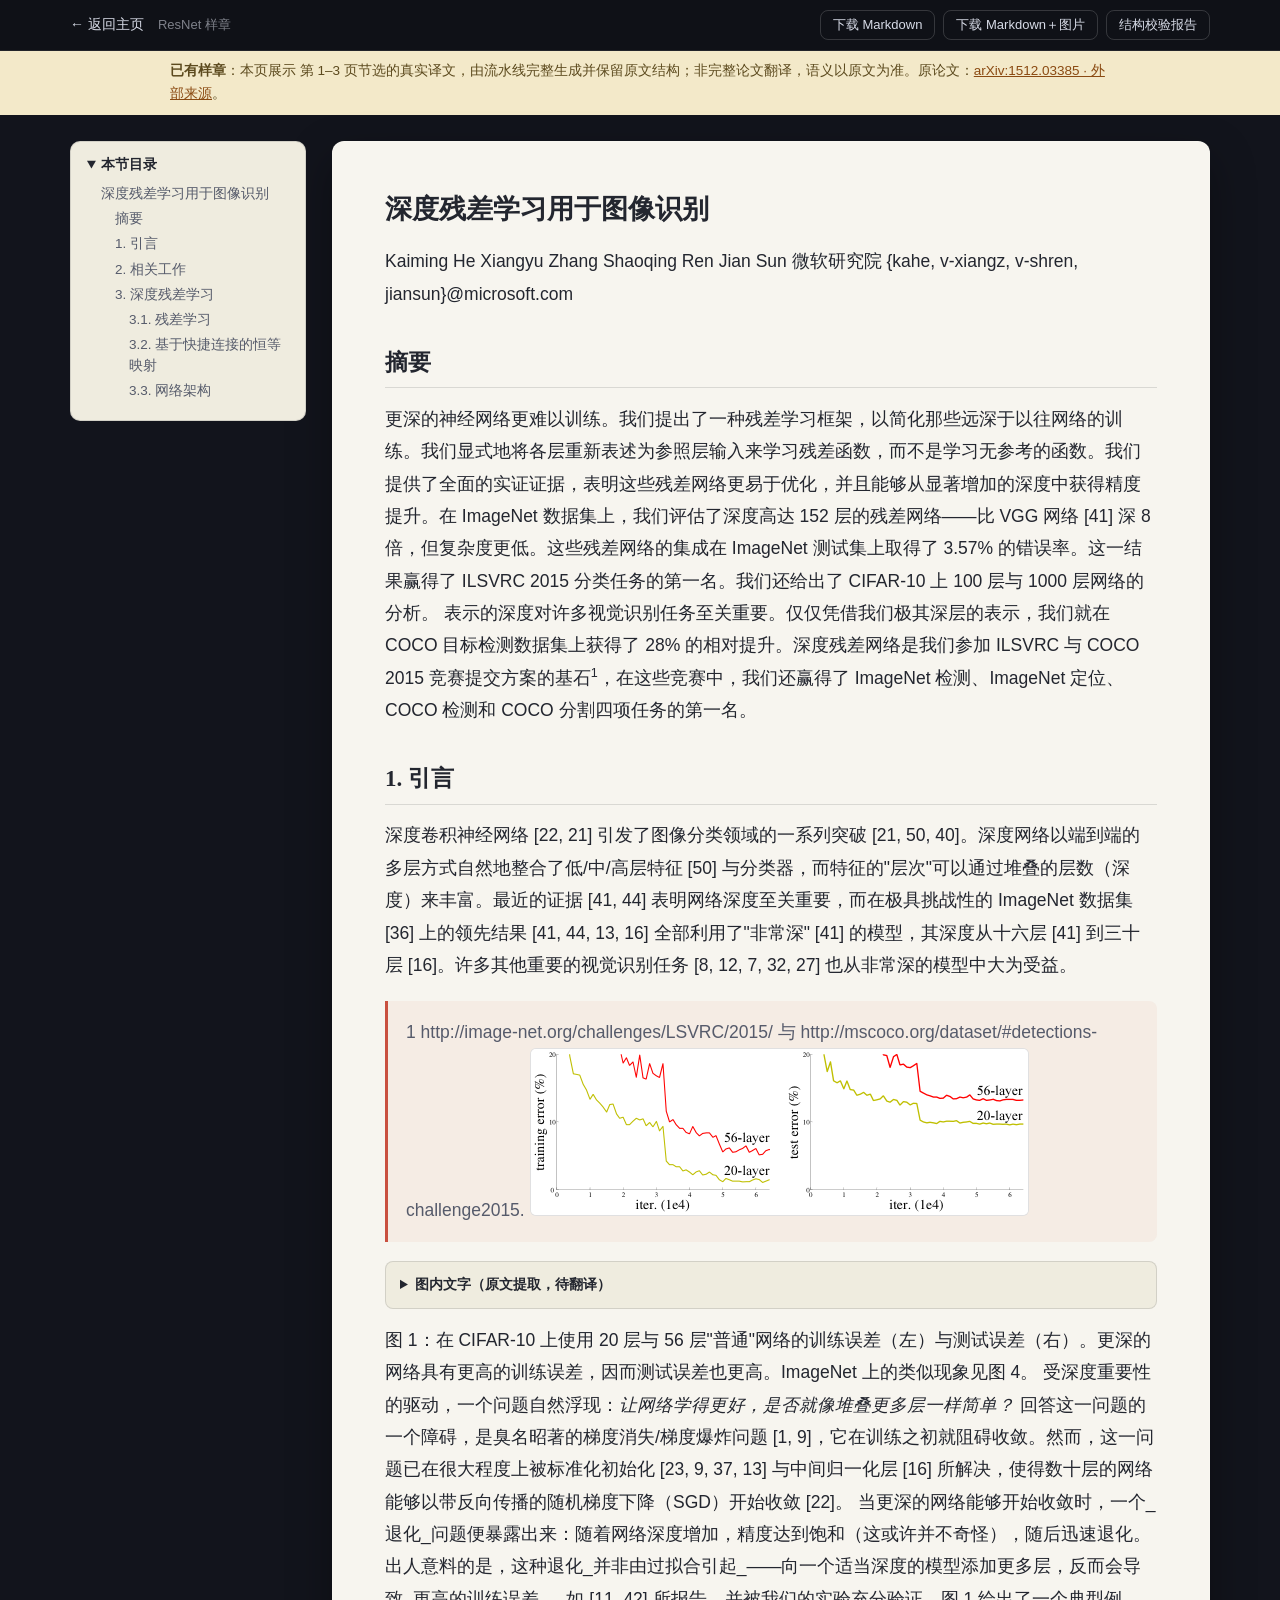
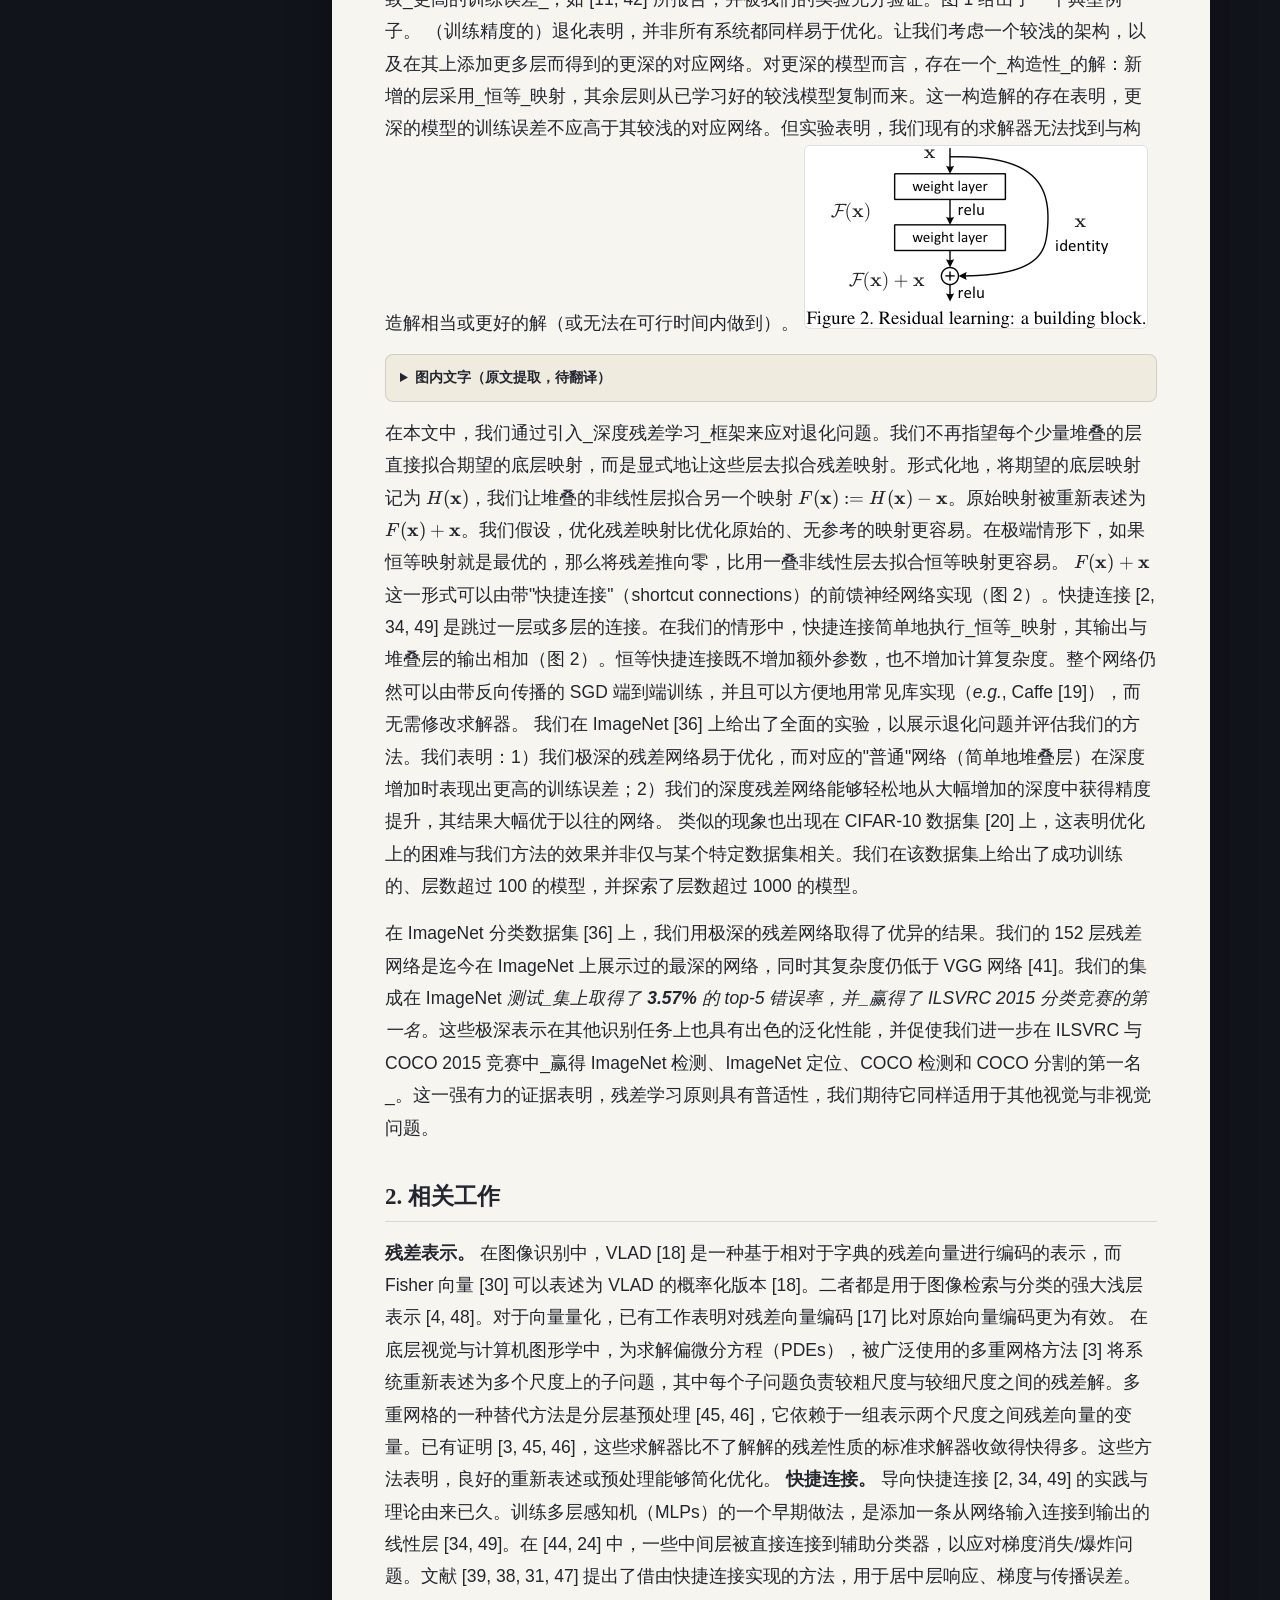
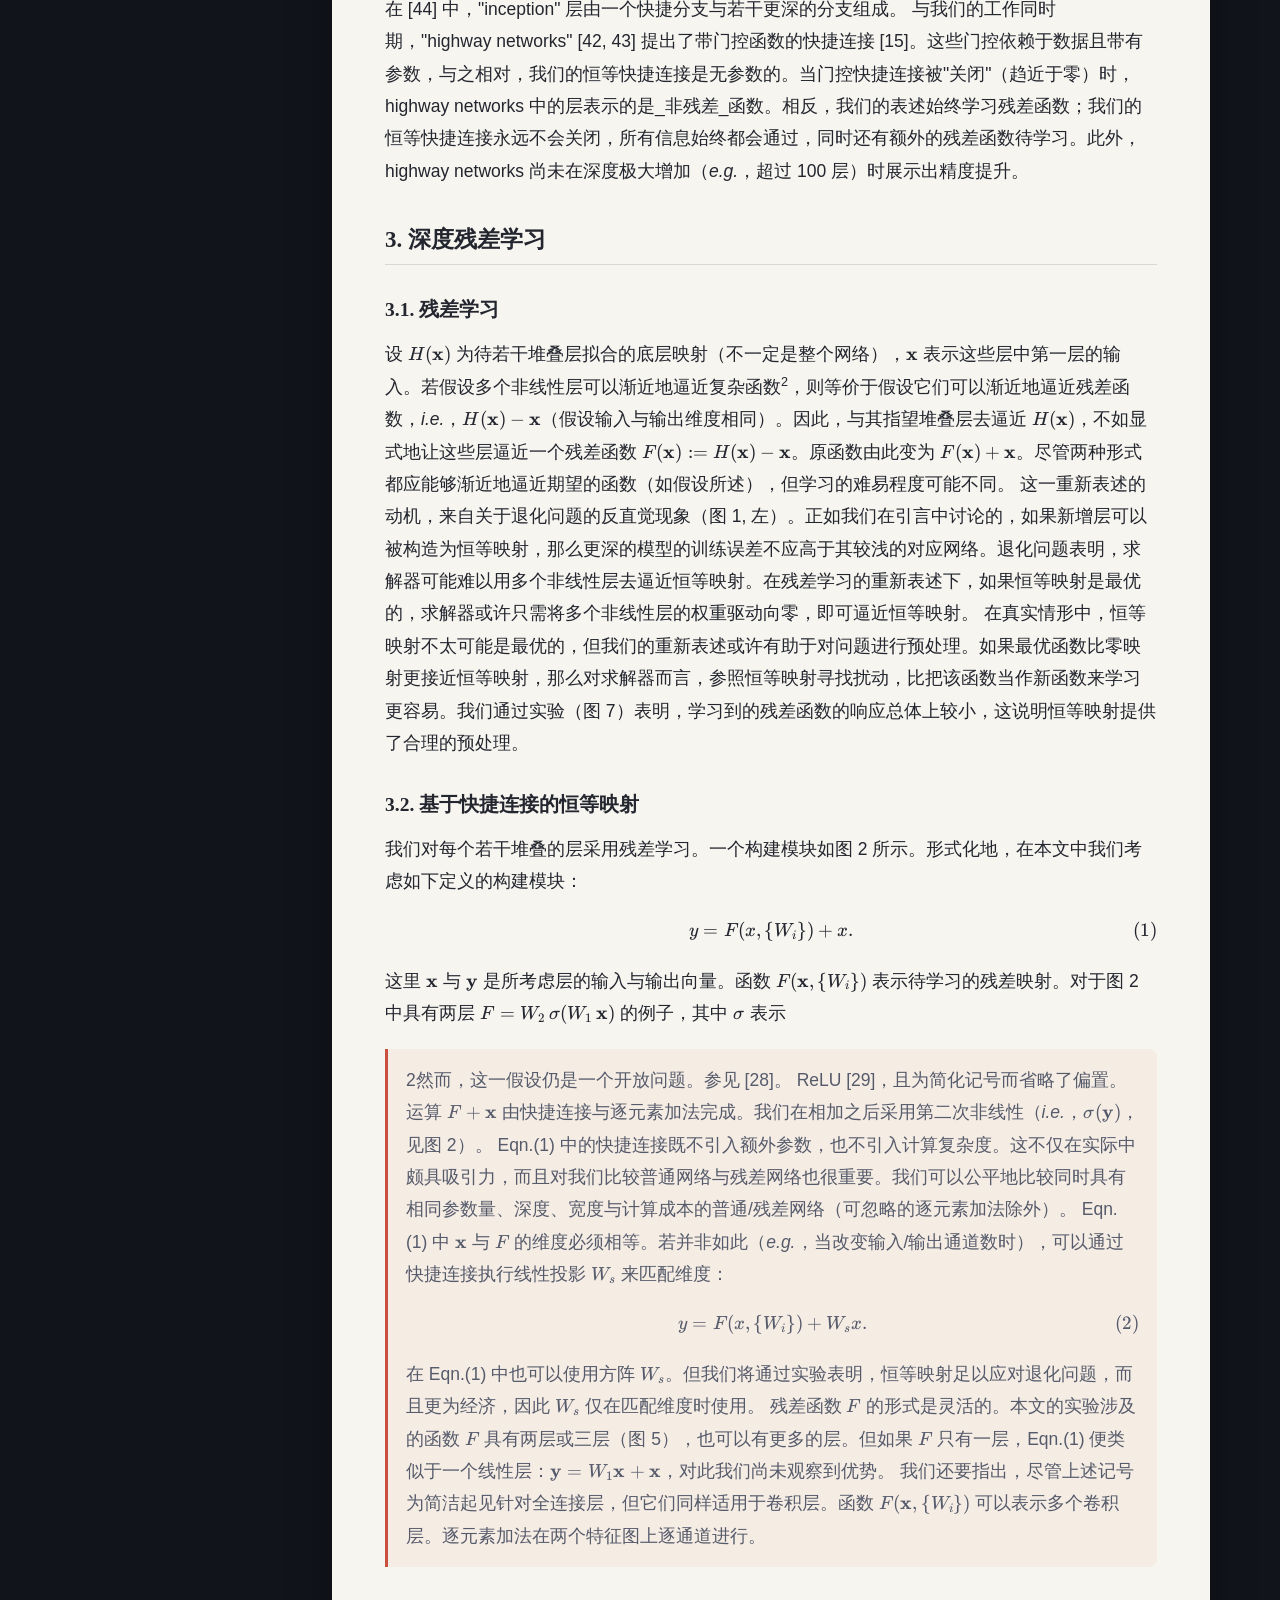
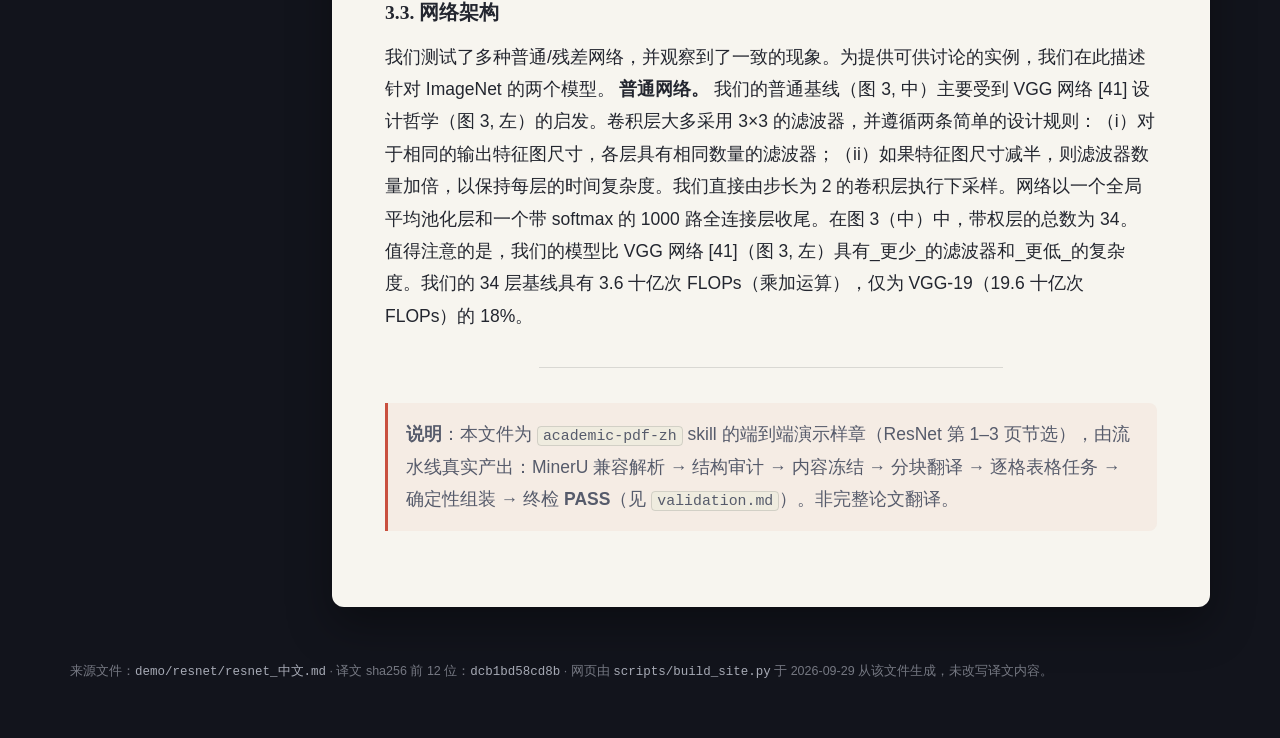
<file: docs/samples/resnet/index.html>
<!DOCTYPE html>
<html lang="zh-CN">
<head>
<meta charset="utf-8">
<meta name="viewport" content="width=device-width, initial-scale=1">
<title>深度残差学习用于图像识别 · academic-pdf-zh</title>
<meta name="description" content="Deep Residual Learning for Image Recognition 的中文样章阅读页（第 1–3 页节选）。">
<link rel="stylesheet" href="../../vendor/katex/katex.min.css">
<script defer src="../../vendor/katex/katex.min.js"></script>
<script defer src="../../vendor/katex/plugins/auto-render.min.js"></script>
<script>
document.addEventListener('DOMContentLoaded', function () {
  var el = document.getElementById('article');
  if (!el || !window.renderMathInElement) return;
  var errs = [];
  renderMathInElement(el, {
    delimiters: [
      {left: '$$', right: '$$', display: true},
      {left: '\\[', right: '\\]', display: true},
      {left: '\\(', right: '\\)', display: false},
      {left: '$', right: '$', display: false}
    ],
    ignoredTags: ['script', 'noscript', 'style', 'textarea', 'pre', 'code'],
    throwOnError: false,
    strict: 'ignore',
    errorCallback: function (msg) { errs.push(String(msg && msg.message || msg)); console.warn('KaTeX 无法渲染，保留原文：', msg); }
  });
  if (errs.length) { el.dataset.katexErrors = errs.length; console.warn('KaTeX 渲染失败条数：', errs.length); }
});
</script>

<link rel="stylesheet" href="../../reader.css">
</head>
<body class="reader">
<header class="reader-top">
  <div class="reader-top-in">
    <a class="home" href="../../index.html">← 返回主页</a>
    <span class="crumb">ResNet 样章</span>
    <nav class="actions">
      <a href="translation.md" download>下载 Markdown</a>
      <a href="sample.zip" download>下载 Markdown＋图片</a>
      <a href="validation.html">结构校验报告</a>
    </nav>
  </div>
</header>
<div class="reader-band">
  <p><b>已有样章</b>：本页展示 第 1–3 页节选的真实译文，由流水线完整生成并保留原文结构；非完整论文翻译，语义以原文为准。原论文：<a href="https://arxiv.org/abs/1512.03385" target="_blank" rel="noopener">arXiv:1512.03385 · 外部来源</a>。</p>
</div>
<div class="reader-shell">
  <details class="toc-box" open>
    <summary>本节目录</summary>
    <nav class="toc"><ul><li><a href="#_1">深度残差学习用于图像识别</a><ul><li><a href="#_2">摘要</a></li><li><a href="#1">1. 引言</a></li><li><a href="#2">2. 相关工作</a></li><li><a href="#3">3. 深度残差学习</a><ul><li><a href="#31">3.1. 残差学习</a></li><li><a href="#32">3.2. 基于快捷连接的恒等映射</a></li><li><a href="#33">3.3. 网络架构</a></li></ul></li></ul></li></ul></nav>
  </details>
  <script>if (matchMedia('(max-width: 900px)').matches) {var tb = document.querySelector('.toc-box');if (tb) tb.removeAttribute('open');}</script>
  <main class="paper" id="article">
<h1 id="_1"><strong>深度残差学习用于图像识别</strong></h1>
<p>Kaiming He
Xiangyu Zhang Shaoqing Ren
Jian Sun
微软研究院
{kahe, v-xiangz, v-shren, jiansun}@microsoft.com</p>
<h2 id="_2"><strong>摘要</strong></h2>
<p>更深的神经网络更难以训练。我们提出了一种残差学习框架，以简化那些远深于以往网络的训练。我们显式地将各层重新表述为参照层输入来学习残差函数，而不是学习无参考的函数。我们提供了全面的实证证据，表明这些残差网络更易于优化，并且能够从显著增加的深度中获得精度提升。在 ImageNet 数据集上，我们评估了深度高达 152 层的残差网络——比 VGG 网络 [41] 深 8 倍，但复杂度更低。这些残差网络的集成在 ImageNet 测试集上取得了 3.57% 的错误率。这一结果赢得了 ILSVRC 2015 分类任务的第一名。我们还给出了 CIFAR-10 上 100 层与 1000 层网络的分析。
表示的深度对许多视觉识别任务至关重要。仅仅凭借我们极其深层的表示，我们就在 COCO 目标检测数据集上获得了 28% 的相对提升。深度残差网络是我们参加 ILSVRC 与 COCO 2015 竞赛提交方案的基石<sup>1</sup>，在这些竞赛中，我们还赢得了 ImageNet 检测、ImageNet 定位、COCO 检测和 COCO 分割四项任务的第一名。</p>
<h2 id="1"><strong>1. 引言</strong></h2>
<p>深度卷积神经网络 [22, 21] 引发了图像分类领域的一系列突破 [21, 50, 40]。深度网络以端到端的多层方式自然地整合了低/中/高层特征 [50] 与分类器，而特征的"层次"可以通过堆叠的层数（深度）来丰富。最近的证据 [41, 44] 表明网络深度至关重要，而在极具挑战性的 ImageNet 数据集 [36] 上的领先结果 [41, 44, 13, 16] 全部利用了"非常深" [41] 的模型，其深度从十六层 [41] 到三十层 [16]。许多其他重要的视觉识别任务 [8, 12, 7, 32, 27] 也从非常深的模型中大为受益。</p>
<blockquote>
<p>1 http://image-net.org/challenges/LSVRC/2015/ 与 http://mscoco.org/dataset/#detections-challenge2015.
<img alt="" src="images/_pages_subset.pdf-0001-13.png"></p>
</blockquote>
<details>
<summary>图内文字（原文提取，待翻译）</summary>

20 20
56 层
10 10 20 层
56 层
20 层
0 0 1 2 3 4 5 6 00 1 2 3 4 5 6
迭代次数（1e4） 迭代次数（1e4）
测试误差（%）
训练误差（%）

</details>
<p>图 1：在 CIFAR-10 上使用 20 层与 56 层"普通"网络的训练误差（左）与测试误差（右）。更深的网络具有更高的训练误差，因而测试误差也更高。ImageNet 上的类似现象见图 4。
受深度重要性的驱动，一个问题自然浮现：<em>让网络学得更好，是否就像堆叠更多层一样简单？</em> 回答这一问题的一个障碍，是臭名昭著的梯度消失/梯度爆炸问题 [1, 9]，它在训练之初就阻碍收敛。然而，这一问题已在很大程度上被标准化初始化 [23, 9, 37, 13] 与中间归一化层 [16] 所解决，使得数十层的网络能够以带反向传播的随机梯度下降（SGD）开始收敛 [22]。
当更深的网络能够开始收敛时，一个_退化_问题便暴露出来：随着网络深度增加，精度达到饱和（这或许并不奇怪），随后迅速退化。出人意料的是，这种退化_并非由过拟合引起_——向一个适当深度的模型添加更多层，反而会导致_更高的训练误差_，如 [11, 42] 所报告，并被我们的实验充分验证。图 1 给出了一个典型例子。
（训练精度的）退化表明，并非所有系统都同样易于优化。让我们考虑一个较浅的架构，以及在其上添加更多层而得到的更深的对应网络。对更深的模型而言，存在一个_构造性_的解：新增的层采用_恒等_映射，其余层则从已学习好的较浅模型复制而来。这一构造解的存在表明，更深的模型的训练误差不应高于其较浅的对应网络。但实验表明，我们现有的求解器无法找到与构造解相当或更好的解（或无法在可行时间内做到）。
<img alt="" src="images/_pages_subset.pdf-0002-00.png"></p>
<details>
<summary>图内文字（原文提取，待翻译）</summary>

x
权重层
F ( x ) relu x
权重层
恒等
F ( x )+ x
relu
图 2：残差学习：一个构建模块。

</details>
<p>在本文中，我们通过引入_深度残差学习_框架来应对退化问题。我们不再指望每个少量堆叠的层直接拟合期望的底层映射，而是显式地让这些层去拟合残差映射。形式化地，将期望的底层映射记为 $H(\mathbf{x})$，我们让堆叠的非线性层拟合另一个映射 $F(\mathbf{x}) := H(\mathbf{x}) - \mathbf{x}$。原始映射被重新表述为 $F(\mathbf{x}) + \mathbf{x}$。我们假设，优化残差映射比优化原始的、无参考的映射更容易。在极端情形下，如果恒等映射就是最优的，那么将残差推向零，比用一叠非线性层去拟合恒等映射更容易。
$F(\mathbf{x}) + \mathbf{x}$ 这一形式可以由带"快捷连接"（shortcut connections）的前馈神经网络实现（图 2）。快捷连接 [2, 34, 49] 是跳过一层或多层的连接。在我们的情形中，快捷连接简单地执行_恒等_映射，其输出与堆叠层的输出相加（图 2）。恒等快捷连接既不增加额外参数，也不增加计算复杂度。整个网络仍然可以由带反向传播的 SGD 端到端训练，并且可以方便地用常见库实现（<em>e.g.</em>, Caffe [19]），而无需修改求解器。
我们在 ImageNet [36] 上给出了全面的实验，以展示退化问题并评估我们的方法。我们表明：1）我们极深的残差网络易于优化，而对应的"普通"网络（简单地堆叠层）在深度增加时表现出更高的训练误差；2）我们的深度残差网络能够轻松地从大幅增加的深度中获得精度提升，其结果大幅优于以往的网络。
类似的现象也出现在 CIFAR-10 数据集 [20] 上，这表明优化上的困难与我们方法的效果并非仅与某个特定数据集相关。我们在该数据集上给出了成功训练的、层数超过 100 的模型，并探索了层数超过 1000 的模型。</p>
<p>在 ImageNet 分类数据集 [36] 上，我们用极深的残差网络取得了优异的结果。我们的 152 层残差网络是迄今在 ImageNet 上展示过的最深的网络，同时其复杂度仍低于 VGG 网络 [41]。我们的集成在 ImageNet <em>测试_集上取得了 <strong>3.57%</strong> 的 top-5 错误率，并_赢得了 ILSVRC 2015 分类竞赛的第一名</em>。这些极深表示在其他识别任务上也具有出色的泛化性能，并促使我们进一步在 ILSVRC 与 COCO 2015 竞赛中_赢得 ImageNet 检测、ImageNet 定位、COCO 检测和 COCO 分割的第一名_。这一强有力的证据表明，残差学习原则具有普适性，我们期待它同样适用于其他视觉与非视觉问题。</p>
<h2 id="2"><strong>2. 相关工作</strong></h2>
<p><strong>残差表示。</strong> 在图像识别中，VLAD [18] 是一种基于相对于字典的残差向量进行编码的表示，而 Fisher 向量 [30] 可以表述为 VLAD 的概率化版本 [18]。二者都是用于图像检索与分类的强大浅层表示 [4, 48]。对于向量量化，已有工作表明对残差向量编码 [17] 比对原始向量编码更为有效。
在底层视觉与计算机图形学中，为求解偏微分方程（PDEs），被广泛使用的多重网格方法 [3] 将系统重新表述为多个尺度上的子问题，其中每个子问题负责较粗尺度与较细尺度之间的残差解。多重网格的一种替代方法是分层基预处理 [45, 46]，它依赖于一组表示两个尺度之间残差向量的变量。已有证明 [3, 45, 46]，这些求解器比不了解解的残差性质的标准求解器收敛得快得多。这些方法表明，良好的重新表述或预处理能够简化优化。
<strong>快捷连接。</strong> 导向快捷连接 [2, 34, 49] 的实践与理论由来已久。训练多层感知机（MLPs）的一个早期做法，是添加一条从网络输入连接到输出的线性层 [34, 49]。在 [44, 24] 中，一些中间层被直接连接到辅助分类器，以应对梯度消失/爆炸问题。文献 [39, 38, 31, 47] 提出了借由快捷连接实现的方法，用于居中层响应、梯度与传播误差。在 [44] 中，"inception" 层由一个快捷分支与若干更深的分支组成。
与我们的工作同时期，"highway networks" [42, 43] 提出了带门控函数的快捷连接 [15]。这些门控依赖于数据且带有参数，与之相对，我们的恒等快捷连接是无参数的。当门控快捷连接被"关闭"（趋近于零）时，highway networks 中的层表示的是_非残差_函数。相反，我们的表述始终学习残差函数；我们的恒等快捷连接永远不会关闭，所有信息始终都会通过，同时还有额外的残差函数待学习。此外，highway networks 尚未在深度极大增加（<em>e.g.</em>，超过 100 层）时展示出精度提升。</p>
<h2 id="3"><strong>3. 深度残差学习</strong></h2>
<h3 id="31"><strong>3.1. 残差学习</strong></h3>
<p>设 $H(\mathbf{x})$ 为待若干堆叠层拟合的底层映射（不一定是整个网络），$\mathbf{x}$ 表示这些层中第一层的输入。若假设多个非线性层可以渐近地逼近复杂函数<sup>2</sup>，则等价于假设它们可以渐近地逼近残差函数，<em>i.e.</em>，$H(\mathbf{x}) - \mathbf{x}$（假设输入与输出维度相同）。因此，与其指望堆叠层去逼近 $H(\mathbf{x})$，不如显式地让这些层逼近一个残差函数 $F(\mathbf{x}) := H(\mathbf{x}) - \mathbf{x}$。原函数由此变为 $F(\mathbf{x}) + \mathbf{x}$。尽管两种形式都应能够渐近地逼近期望的函数（如假设所述），但学习的难易程度可能不同。
这一重新表述的动机，来自关于退化问题的反直觉现象（图 1, 左）。正如我们在引言中讨论的，如果新增层可以被构造为恒等映射，那么更深的模型的训练误差不应高于其较浅的对应网络。退化问题表明，求解器可能难以用多个非线性层去逼近恒等映射。在残差学习的重新表述下，如果恒等映射是最优的，求解器或许只需将多个非线性层的权重驱动向零，即可逼近恒等映射。
在真实情形中，恒等映射不太可能是最优的，但我们的重新表述或许有助于对问题进行预处理。如果最优函数比零映射更接近恒等映射，那么对求解器而言，参照恒等映射寻找扰动，比把该函数当作新函数来学习更容易。我们通过实验（图 7）表明，学习到的残差函数的响应总体上较小，这说明恒等映射提供了合理的预处理。</p>
<h3 id="32"><strong>3.2. 基于快捷连接的恒等映射</strong></h3>
<p>我们对每个若干堆叠的层采用残差学习。一个构建模块如图 2 所示。形式化地，在本文中我们考虑如下定义的构建模块：
$$y = F(x, \{W_i\}) + x. \tag{1}$$
这里 $\mathbf{x}$ 与 $\mathbf{y}$ 是所考虑层的输入与输出向量。函数 $F(\mathbf{x}, \{W_i\})$ 表示待学习的残差映射。对于图 2 中具有两层 $F = W_2\,\sigma(W_1\,\mathbf{x})$ 的例子，其中 $\sigma$ 表示</p>
<blockquote>
<p>2然而，这一假设仍是一个开放问题。参见 [28]。
ReLU [29]，且为简化记号而省略了偏置。运算 $F + \mathbf{x}$ 由快捷连接与逐元素加法完成。我们在相加之后采用第二次非线性（<em>i.e.</em>，$\sigma(\mathbf{y})$，见图 2）。
Eqn.(1) 中的快捷连接既不引入额外参数，也不引入计算复杂度。这不仅在实际中颇具吸引力，而且对我们比较普通网络与残差网络也很重要。我们可以公平地比较同时具有相同参数量、深度、宽度与计算成本的普通/残差网络（可忽略的逐元素加法除外）。
Eqn.(1) 中 $\mathbf{x}$ 与 $F$ 的维度必须相等。若并非如此（<em>e.g.</em>，当改变输入/输出通道数时），可以通过快捷连接执行线性投影 $W_s$ 来匹配维度：
$$y = F(x, \{W_i\}) + W_s x. \tag{2}$$
在 Eqn.(1) 中也可以使用方阵 $W_s$。但我们将通过实验表明，恒等映射足以应对退化问题，而且更为经济，因此 $W_s$ 仅在匹配维度时使用。
残差函数 $F$ 的形式是灵活的。本文的实验涉及的函数 $F$ 具有两层或三层（图 5），也可以有更多的层。但如果 $F$ 只有一层，Eqn.(1) 便类似于一个线性层：$\mathbf{y} = W_1\mathbf{x} + \mathbf{x}$，对此我们尚未观察到优势。
我们还要指出，尽管上述记号为简洁起见针对全连接层，但它们同样适用于卷积层。函数 $F(\mathbf{x}, \{W_i\})$ 可以表示多个卷积层。逐元素加法在两个特征图上逐通道进行。</p>
</blockquote>
<h3 id="33"><strong>3.3. 网络架构</strong></h3>
<p>我们测试了多种普通/残差网络，并观察到了一致的现象。为提供可供讨论的实例，我们在此描述针对 ImageNet 的两个模型。
<strong>普通网络。</strong> 我们的普通基线（图 3, 中）主要受到 VGG 网络 [41] 设计哲学（图 3, 左）的启发。卷积层大多采用 3×3 的滤波器，并遵循两条简单的设计规则：（i）对于相同的输出特征图尺寸，各层具有相同数量的滤波器；（ii）如果特征图尺寸减半，则滤波器数量加倍，以保持每层的时间复杂度。我们直接由步长为 2 的卷积层执行下采样。网络以一个全局平均池化层和一个带 softmax 的 1000 路全连接层收尾。在图 3（中）中，带权层的总数为 34。
值得注意的是，我们的模型比 VGG 网络 [41]（图 3, 左）具有_更少_的滤波器和_更低_的复杂度。我们的 34 层基线具有 3.6 十亿次 FLOPs（乘加运算），仅为 VGG-19（19.6 十亿次 FLOPs）的 18%。</p>
<hr>
<blockquote>
<p><strong>说明</strong>：本文件为 <code>academic-pdf-zh</code> skill 的端到端演示样章（ResNet 第 1–3 页节选），由流水线真实产出：MinerU 兼容解析 → 结构审计 → 内容冻结 → 分块翻译 → 逐格表格任务 → 确定性组装 → 终检 <strong>PASS</strong>（见 <code>validation.md</code>）。非完整论文翻译。</p>
</blockquote>
  </main>
</div>
<footer class="reader-foot">
  <p>来源文件：<code>demo/resnet/resnet_中文.md</code> · 译文 sha256 前 12 位：<code>dcb1bd58cd8b</code> · 网页由 <code>scripts/build_site.py</code> 于 2026-09-29 从该文件生成，未改写译文内容。</p>
</footer>
</body>
</html>
</file>
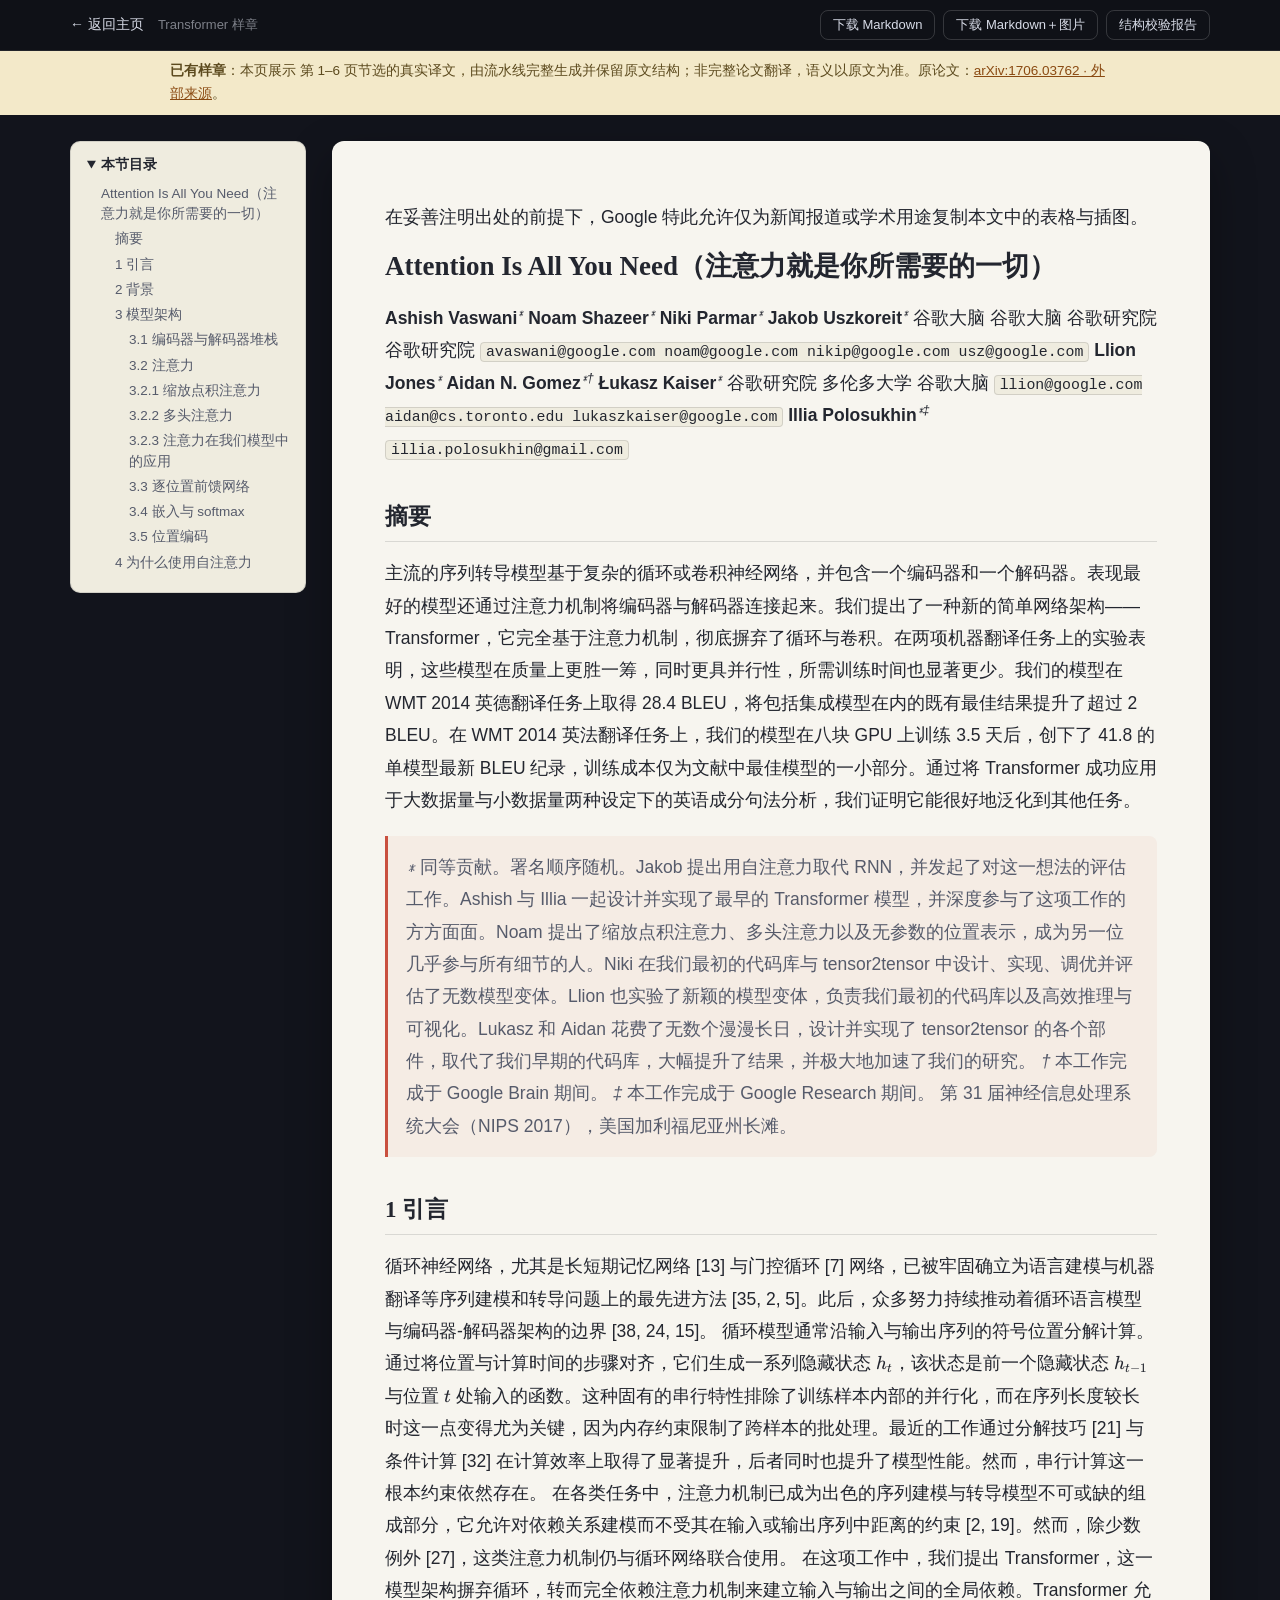
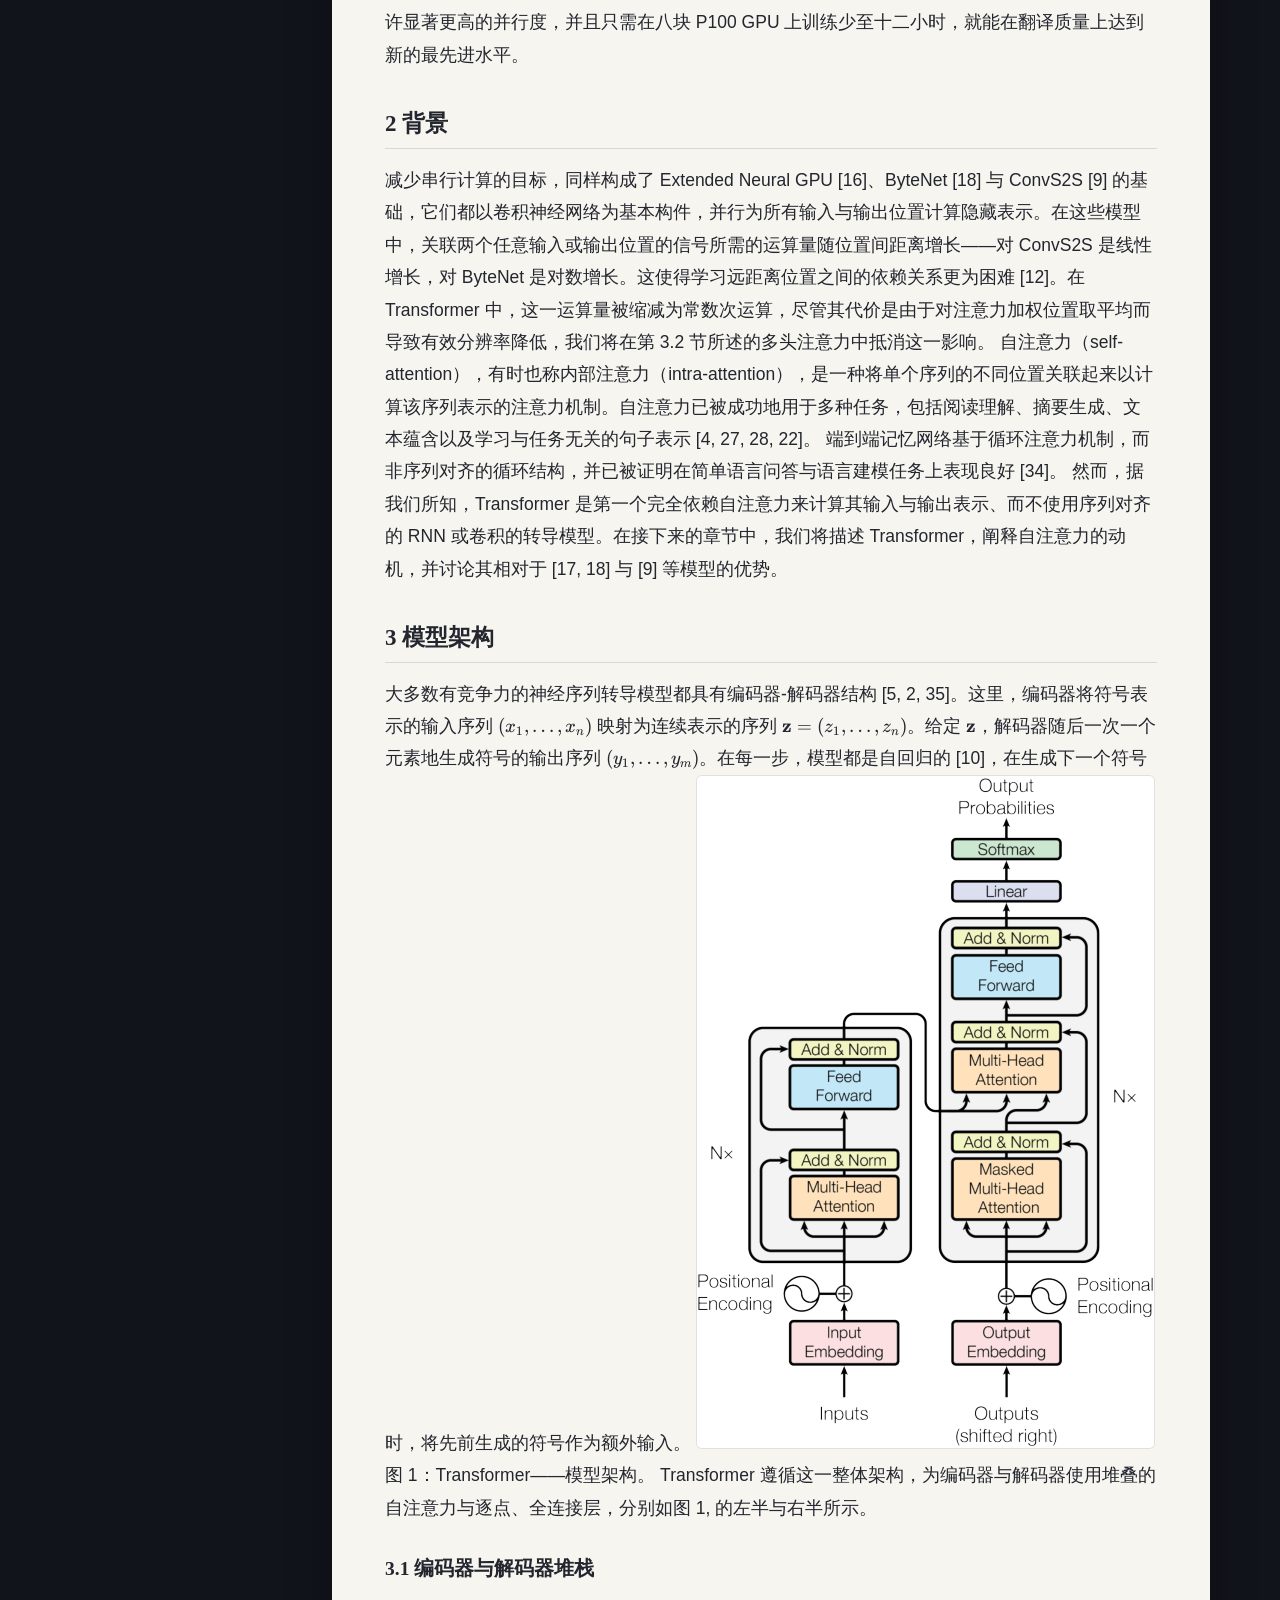
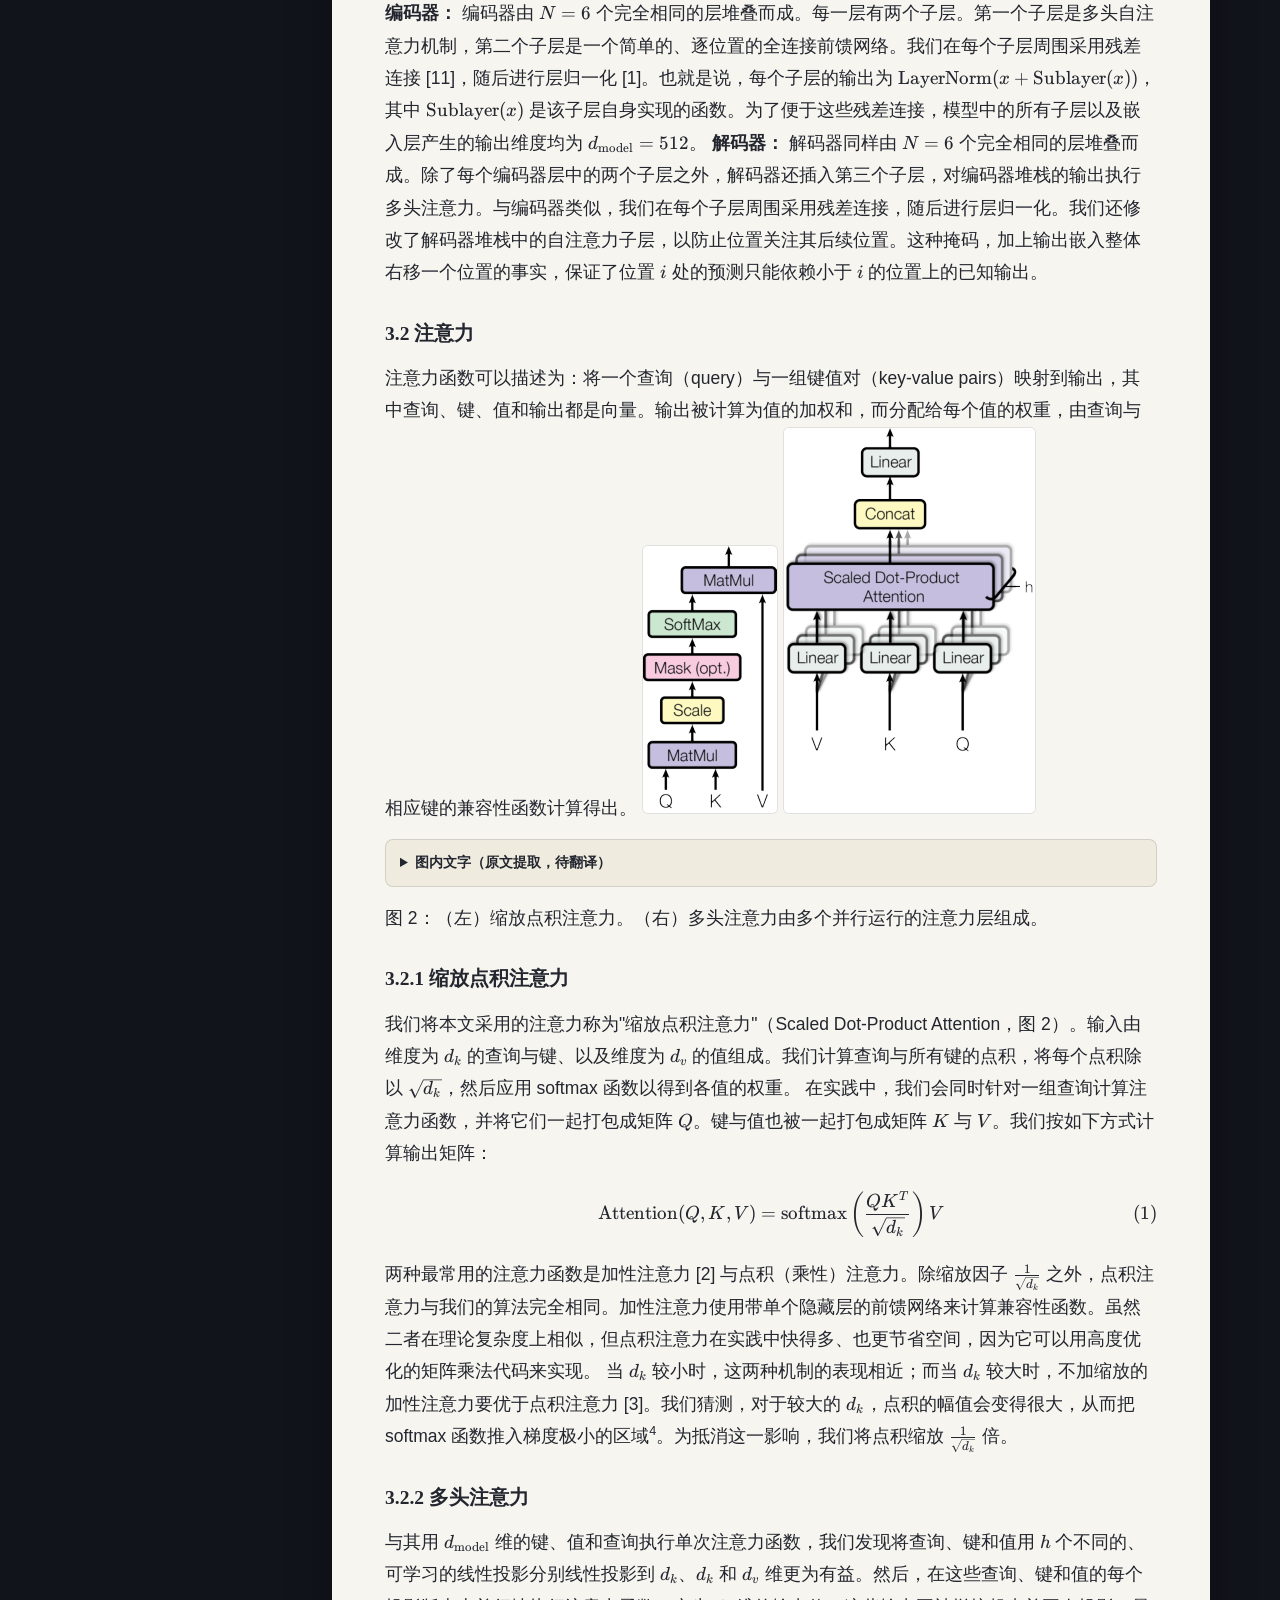
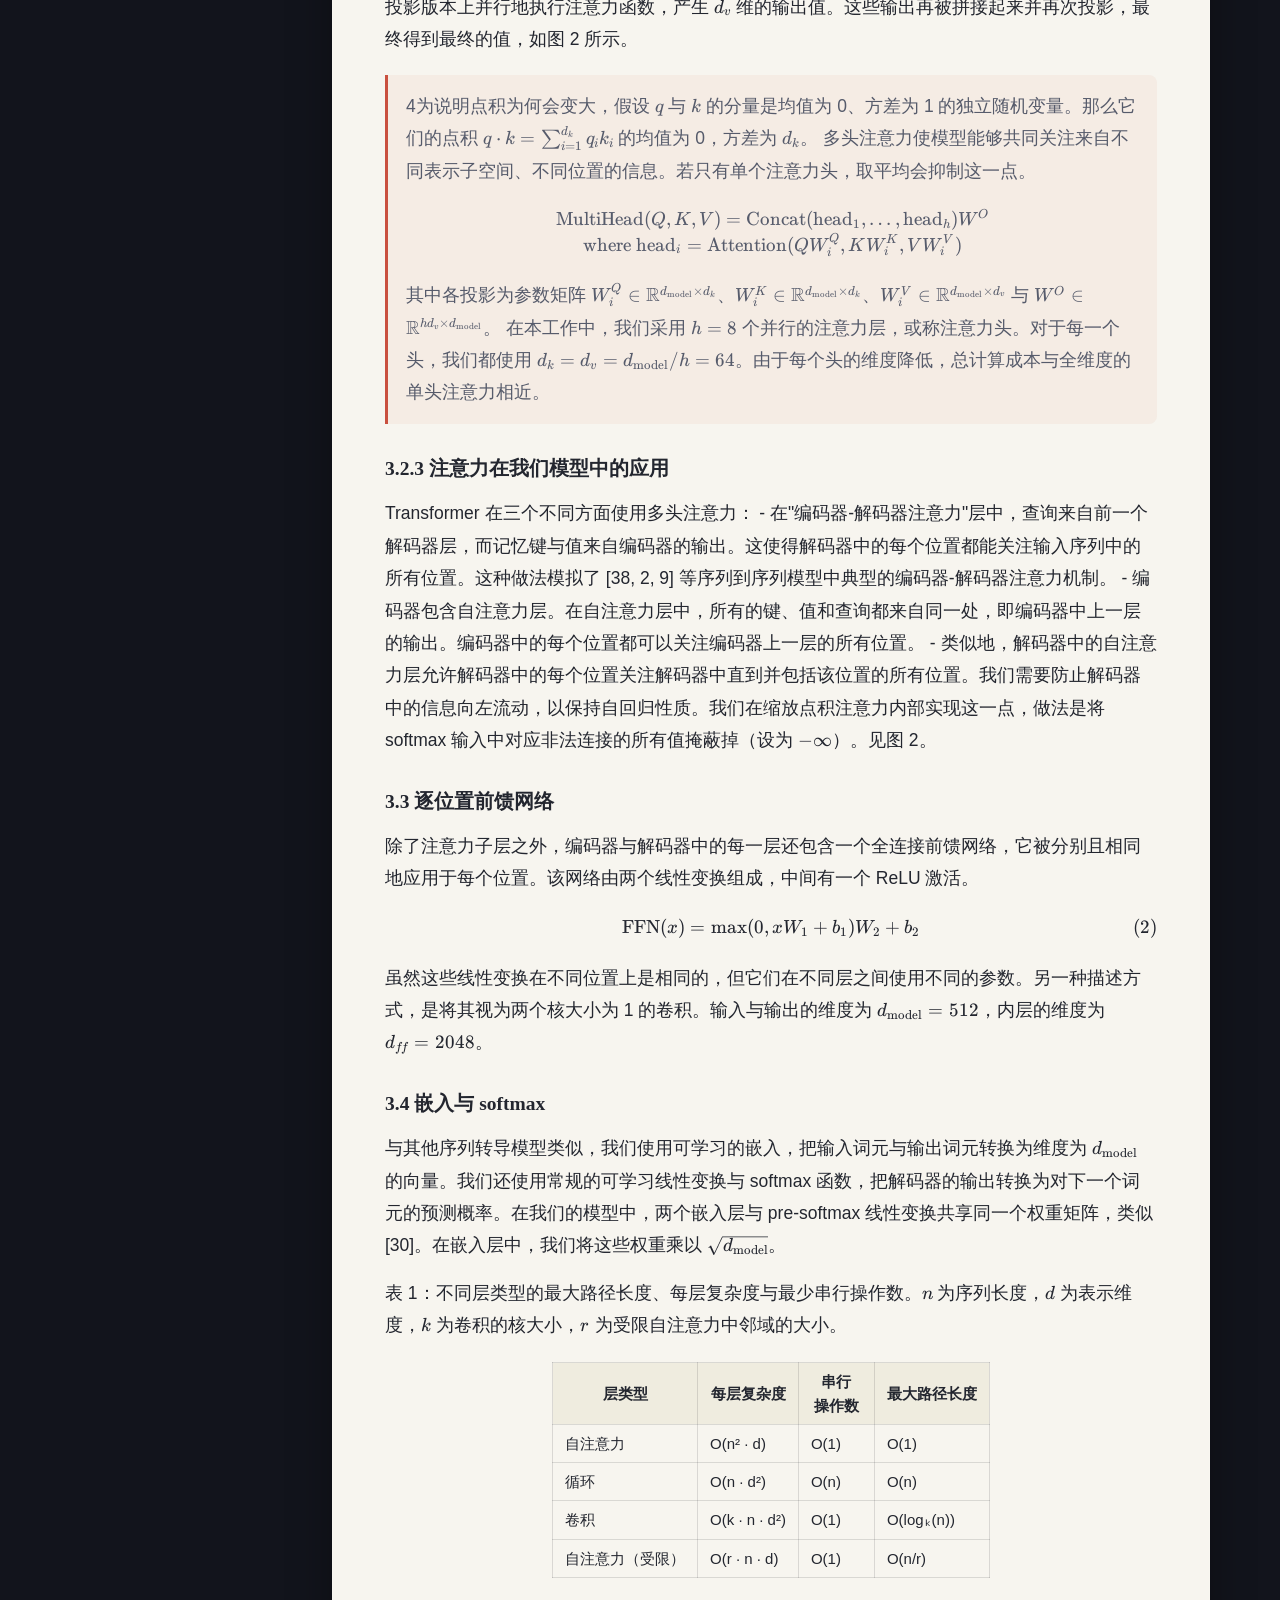
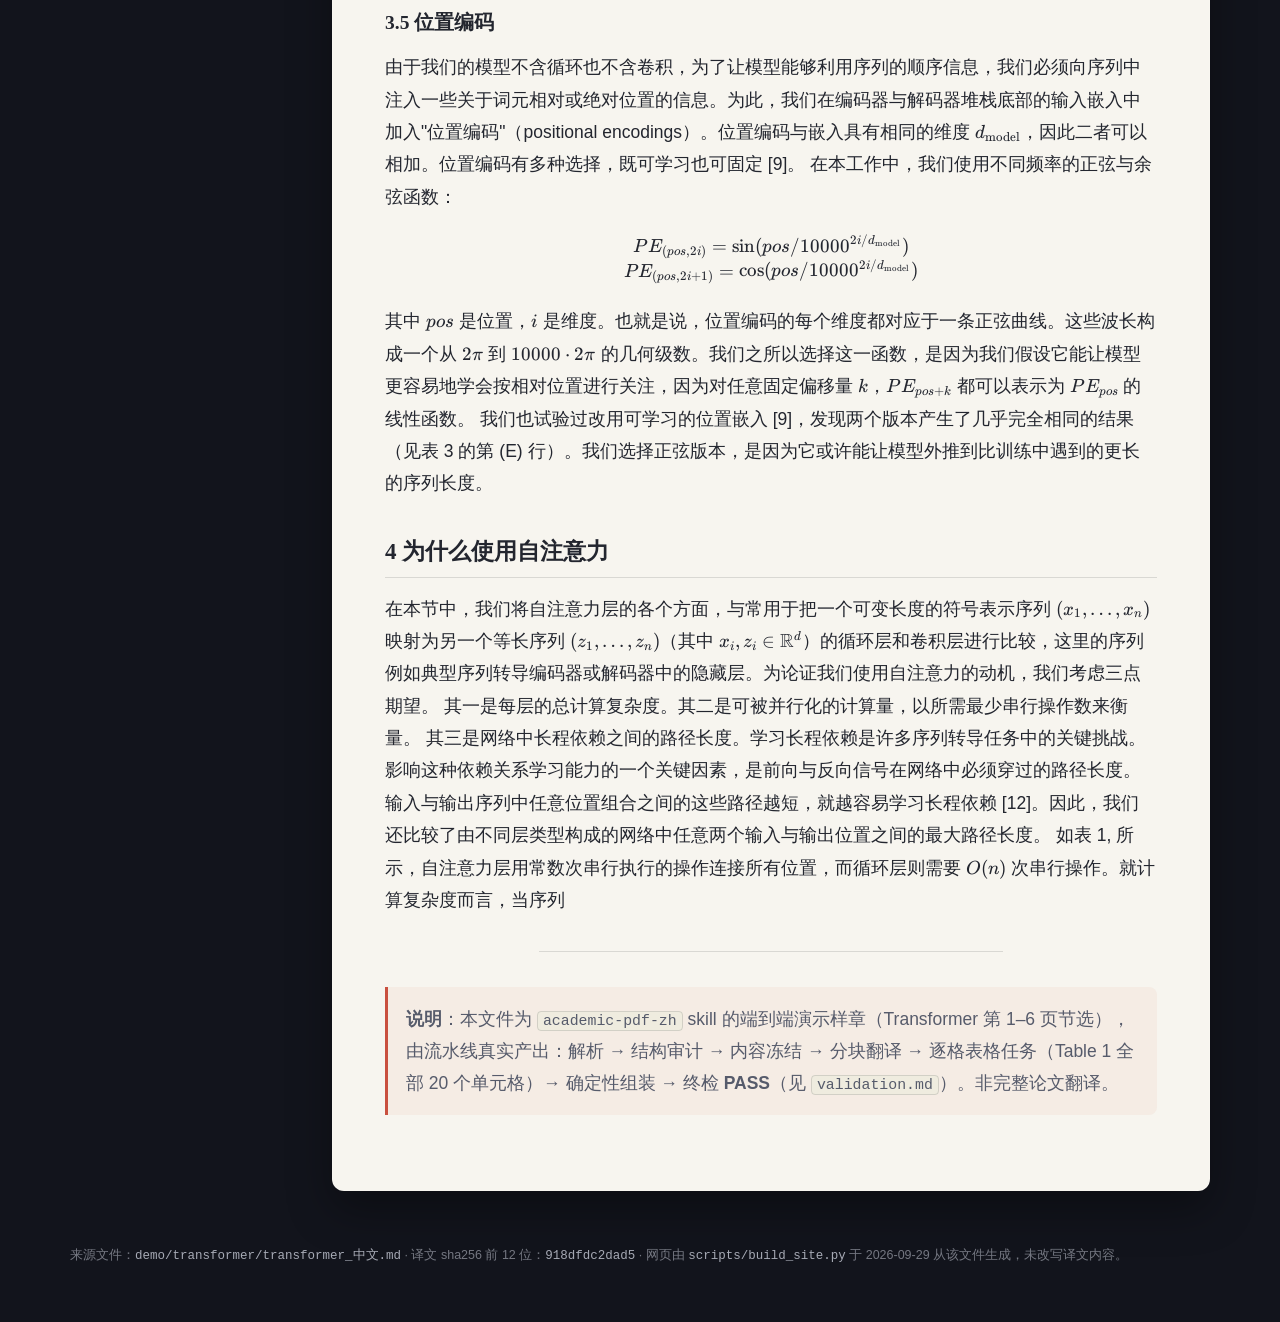
<file: docs/samples/transformer/index.html>
<!DOCTYPE html>
<html lang="zh-CN">
<head>
<meta charset="utf-8">
<meta name="viewport" content="width=device-width, initial-scale=1">
<title>Attention Is All You Need（注意力就是你所需要的一切） · academic-pdf-zh</title>
<meta name="description" content="Attention Is All You Need 的中文样章阅读页（第 1–6 页节选）。">
<link rel="stylesheet" href="../../vendor/katex/katex.min.css">
<script defer src="../../vendor/katex/katex.min.js"></script>
<script defer src="../../vendor/katex/plugins/auto-render.min.js"></script>
<script>
document.addEventListener('DOMContentLoaded', function () {
  var el = document.getElementById('article');
  if (!el || !window.renderMathInElement) return;
  var errs = [];
  renderMathInElement(el, {
    delimiters: [
      {left: '$$', right: '$$', display: true},
      {left: '\\[', right: '\\]', display: true},
      {left: '\\(', right: '\\)', display: false},
      {left: '$', right: '$', display: false}
    ],
    ignoredTags: ['script', 'noscript', 'style', 'textarea', 'pre', 'code'],
    throwOnError: false,
    strict: 'ignore',
    errorCallback: function (msg) { errs.push(String(msg && msg.message || msg)); console.warn('KaTeX 无法渲染，保留原文：', msg); }
  });
  if (errs.length) { el.dataset.katexErrors = errs.length; console.warn('KaTeX 渲染失败条数：', errs.length); }
});
</script>

<link rel="stylesheet" href="../../reader.css">
</head>
<body class="reader">
<header class="reader-top">
  <div class="reader-top-in">
    <a class="home" href="../../index.html">← 返回主页</a>
    <span class="crumb">Transformer 样章</span>
    <nav class="actions">
      <a href="translation.md" download>下载 Markdown</a>
      <a href="sample.zip" download>下载 Markdown＋图片</a>
      <a href="validation.html">结构校验报告</a>
    </nav>
  </div>
</header>
<div class="reader-band">
  <p><b>已有样章</b>：本页展示 第 1–6 页节选的真实译文，由流水线完整生成并保留原文结构；非完整论文翻译，语义以原文为准。原论文：<a href="https://arxiv.org/abs/1706.03762" target="_blank" rel="noopener">arXiv:1706.03762 · 外部来源</a>。</p>
</div>
<div class="reader-shell">
  <details class="toc-box" open>
    <summary>本节目录</summary>
    <nav class="toc"><ul><li><a href="#attention-is-all-you-need">Attention Is All You Need（注意力就是你所需要的一切）</a><ul><li><a href="#_1">摘要</a></li><li><a href="#1">1 引言</a></li><li><a href="#2">2 背景</a></li><li><a href="#3">3 模型架构</a><ul><li><a href="#31">3.1 编码器与解码器堆栈</a></li><li><a href="#32">3.2 注意力</a></li><li><a href="#321">3.2.1 缩放点积注意力</a></li><li><a href="#322">3.2.2 多头注意力</a></li><li><a href="#323">3.2.3 注意力在我们模型中的应用</a></li><li><a href="#33">3.3 逐位置前馈网络</a></li><li><a href="#34-softmax">3.4 嵌入与 softmax</a></li><li><a href="#35">3.5 位置编码</a></li></ul></li><li><a href="#4">4 为什么使用自注意力</a></li></ul></li></ul></nav>
  </details>
  <script>if (matchMedia('(max-width: 900px)').matches) {var tb = document.querySelector('.toc-box');if (tb) tb.removeAttribute('open');}</script>
  <main class="paper" id="article">
<p>在妥善注明出处的前提下，Google 特此允许仅为新闻报道或学术用途复制本文中的表格与插图。</p>
<h1 id="attention-is-all-you-need"><strong>Attention Is All You Need（注意力就是你所需要的一切）</strong></h1>
<p><strong>Ashish Vaswani</strong><sup><em>∗</em></sup> <strong>Noam Shazeer</strong><sup><em>∗</em></sup> <strong>Niki Parmar</strong><sup><em>∗</em></sup> <strong>Jakob Uszkoreit</strong><sup><em>∗</em></sup> 谷歌大脑 谷歌大脑 谷歌研究院 谷歌研究院 <code>avaswani@google.com noam@google.com nikip@google.com usz@google.com</code>
<strong>Llion Jones</strong><sup><em>∗</em></sup> <strong>Aidan N. Gomez</strong><sup><em>∗†</em></sup> <strong>Łukasz Kaiser</strong><sup><em>∗</em></sup> 谷歌研究院 多伦多大学 谷歌大脑 <code>llion@google.com aidan@cs.toronto.edu lukaszkaiser@google.com</code>
<strong>Illia Polosukhin</strong><sup><em>∗‡</em></sup> <code>illia.polosukhin@gmail.com</code></p>
<h2 id="_1"><strong>摘要</strong></h2>
<p>主流的序列转导模型基于复杂的循环或卷积神经网络，并包含一个编码器和一个解码器。表现最好的模型还通过注意力机制将编码器与解码器连接起来。我们提出了一种新的简单网络架构——Transformer，它完全基于注意力机制，彻底摒弃了循环与卷积。在两项机器翻译任务上的实验表明，这些模型在质量上更胜一筹，同时更具并行性，所需训练时间也显著更少。我们的模型在 WMT 2014 英德翻译任务上取得 28.4 BLEU，将包括集成模型在内的既有最佳结果提升了超过 2 BLEU。在 WMT 2014 英法翻译任务上，我们的模型在八块 GPU 上训练 3.5 天后，创下了 41.8 的单模型最新 BLEU 纪录，训练成本仅为文献中最佳模型的一小部分。通过将 Transformer 成功应用于大数据量与小数据量两种设定下的英语成分句法分析，我们证明它能很好地泛化到其他任务。</p>
<blockquote>
<p><em>∗</em> 同等贡献。署名顺序随机。Jakob 提出用自注意力取代 RNN，并发起了对这一想法的评估工作。Ashish 与 Illia 一起设计并实现了最早的 Transformer 模型，并深度参与了这项工作的方方面面。Noam 提出了缩放点积注意力、多头注意力以及无参数的位置表示，成为另一位几乎参与所有细节的人。Niki 在我们最初的代码库与 tensor2tensor 中设计、实现、调优并评估了无数模型变体。Llion 也实验了新颖的模型变体，负责我们最初的代码库以及高效推理与可视化。Lukasz 和 Aidan 花费了无数个漫漫长日，设计并实现了 tensor2tensor 的各个部件，取代了我们早期的代码库，大幅提升了结果，并极大地加速了我们的研究。
<em>†</em> 本工作完成于 Google Brain 期间。
<em>‡</em> 本工作完成于 Google Research 期间。
第 31 届神经信息处理系统大会（NIPS 2017），美国加利福尼亚州长滩。</p>
</blockquote>
<h2 id="1"><strong>1 引言</strong></h2>
<p>循环神经网络，尤其是长短期记忆网络 [13] 与门控循环 [7] 网络，已被牢固确立为语言建模与机器翻译等序列建模和转导问题上的最先进方法 [35, 2, 5]。此后，众多努力持续推动着循环语言模型与编码器-解码器架构的边界 [38, 24, 15]。
循环模型通常沿输入与输出序列的符号位置分解计算。通过将位置与计算时间的步骤对齐，它们生成一系列隐藏状态 $h_t$，该状态是前一个隐藏状态 $h_{t-1}$ 与位置 $t$ 处输入的函数。这种固有的串行特性排除了训练样本内部的并行化，而在序列长度较长时这一点变得尤为关键，因为内存约束限制了跨样本的批处理。最近的工作通过分解技巧 [21] 与条件计算 [32] 在计算效率上取得了显著提升，后者同时也提升了模型性能。然而，串行计算这一根本约束依然存在。
在各类任务中，注意力机制已成为出色的序列建模与转导模型不可或缺的组成部分，它允许对依赖关系建模而不受其在输入或输出序列中距离的约束 [2, 19]。然而，除少数例外 [27]，这类注意力机制仍与循环网络联合使用。
在这项工作中，我们提出 Transformer，这一模型架构摒弃循环，转而完全依赖注意力机制来建立输入与输出之间的全局依赖。Transformer 允许显著更高的并行度，并且只需在八块 P100 GPU 上训练少至十二小时，就能在翻译质量上达到新的最先进水平。</p>
<h2 id="2"><strong>2 背景</strong></h2>
<p>减少串行计算的目标，同样构成了 Extended Neural GPU [16]、ByteNet [18] 与 ConvS2S [9] 的基础，它们都以卷积神经网络为基本构件，并行为所有输入与输出位置计算隐藏表示。在这些模型中，关联两个任意输入或输出位置的信号所需的运算量随位置间距离增长——对 ConvS2S 是线性增长，对 ByteNet 是对数增长。这使得学习远距离位置之间的依赖关系更为困难 [12]。在 Transformer 中，这一运算量被缩减为常数次运算，尽管其代价是由于对注意力加权位置取平均而导致有效分辨率降低，我们将在第 3.2 节所述的多头注意力中抵消这一影响。
自注意力（self-attention），有时也称内部注意力（intra-attention），是一种将单个序列的不同位置关联起来以计算该序列表示的注意力机制。自注意力已被成功地用于多种任务，包括阅读理解、摘要生成、文本蕴含以及学习与任务无关的句子表示 [4, 27, 28, 22]。
端到端记忆网络基于循环注意力机制，而非序列对齐的循环结构，并已被证明在简单语言问答与语言建模任务上表现良好 [34]。
然而，据我们所知，Transformer 是第一个完全依赖自注意力来计算其输入与输出表示、而不使用序列对齐的 RNN 或卷积的转导模型。在接下来的章节中，我们将描述 Transformer，阐释自注意力的动机，并讨论其相对于 [17, 18] 与 [9] 等模型的优势。</p>
<h2 id="3"><strong>3 模型架构</strong></h2>
<p>大多数有竞争力的神经序列转导模型都具有编码器-解码器结构 [5, 2, 35]。这里，编码器将符号表示的输入序列 $(x_1, \ldots, x_n)$ 映射为连续表示的序列 $\mathbf{z} = (z_1, \ldots, z_n)$。给定 $\mathbf{z}$，解码器随后一次一个元素地生成符号的输出序列 $(y_1, \ldots, y_m)$。在每一步，模型都是自回归的 [10]，在生成下一个符号时，将先前生成的符号作为额外输入。
<img alt="" src="images/_pages_subset.pdf-0003-00.png">
图 1：Transformer——模型架构。
Transformer 遵循这一整体架构，为编码器与解码器使用堆叠的自注意力与逐点、全连接层，分别如图 1, 的左半与右半所示。</p>
<h3 id="31"><strong>3.1 编码器与解码器堆栈</strong></h3>
<p><strong>编码器：</strong> 编码器由 $N = 6$ 个完全相同的层堆叠而成。每一层有两个子层。第一个子层是多头自注意力机制，第二个子层是一个简单的、逐位置的全连接前馈网络。我们在每个子层周围采用残差连接 [11]，随后进行层归一化 [1]。也就是说，每个子层的输出为 $\mathrm{LayerNorm}(x + \mathrm{Sublayer}(x))$，其中 $\mathrm{Sublayer}(x)$ 是该子层自身实现的函数。为了便于这些残差连接，模型中的所有子层以及嵌入层产生的输出维度均为 $d_{\text{model}} = 512$。
<strong>解码器：</strong> 解码器同样由 $N = 6$ 个完全相同的层堆叠而成。除了每个编码器层中的两个子层之外，解码器还插入第三个子层，对编码器堆栈的输出执行多头注意力。与编码器类似，我们在每个子层周围采用残差连接，随后进行层归一化。我们还修改了解码器堆栈中的自注意力子层，以防止位置关注其后续位置。这种掩码，加上输出嵌入整体右移一个位置的事实，保证了位置 $i$ 处的预测只能依赖小于 $i$ 的位置上的已知输出。</p>
<h3 id="32"><strong>3.2 注意力</strong></h3>
<p>注意力函数可以描述为：将一个查询（query）与一组键值对（key-value pairs）映射到输出，其中查询、键、值和输出都是向量。输出被计算为值的加权和，而分配给每个值的权重，由查询与相应键的兼容性函数计算得出。
<img alt="" src="images/_pages_subset.pdf-0004-02.png">
<img alt="" src="images/_pages_subset.pdf-0004-03.png"></p>
<details>
<summary>图内文字（原文提取，待翻译）</summary>

多头注意力

</details>
<p>图 2：（左）缩放点积注意力。（右）多头注意力由多个并行运行的注意力层组成。</p>
<h3 id="321"><strong>3.2.1 缩放点积注意力</strong></h3>
<p>我们将本文采用的注意力称为"缩放点积注意力"（Scaled Dot-Product Attention，图 2）。输入由维度为 $d_k$ 的查询与键、以及维度为 $d_v$ 的值组成。我们计算查询与所有键的点积，将每个点积除以 $\sqrt{d_k}$，然后应用 softmax 函数以得到各值的权重。
在实践中，我们会同时针对一组查询计算注意力函数，并将它们一起打包成矩阵 $Q$。键与值也被一起打包成矩阵 $K$ 与 $V$。我们按如下方式计算输出矩阵：
$$\mathrm{Attention}(Q, K, V) = \mathrm{softmax}\left(\frac{QK^T}{\sqrt{d_k}}\right)V \tag{1}$$
两种最常用的注意力函数是加性注意力 [2] 与点积（乘性）注意力。除缩放因子 $\frac{1}{\sqrt{d_k}}$ 之外，点积注意力与我们的算法完全相同。加性注意力使用带单个隐藏层的前馈网络来计算兼容性函数。虽然二者在理论复杂度上相似，但点积注意力在实践中快得多、也更节省空间，因为它可以用高度优化的矩阵乘法代码来实现。
当 $d_k$ 较小时，这两种机制的表现相近；而当 $d_k$ 较大时，不加缩放的加性注意力要优于点积注意力 [3]。我们猜测，对于较大的 $d_k$，点积的幅值会变得很大，从而把 softmax 函数推入梯度极小的区域<sup>4</sup>。为抵消这一影响，我们将点积缩放 $\frac{1}{\sqrt{d_k}}$ 倍。</p>
<h3 id="322"><strong>3.2.2 多头注意力</strong></h3>
<p>与其用 $d_{\text{model}}$ 维的键、值和查询执行单次注意力函数，我们发现将查询、键和值用 $h$ 个不同的、可学习的线性投影分别线性投影到 $d_k$、$d_k$ 和 $d_v$ 维更为有益。然后，在这些查询、键和值的每个投影版本上并行地执行注意力函数，产生 $d_v$ 维的输出值。这些输出再被拼接起来并再次投影，最终得到最终的值，如图 2 所示。</p>
<blockquote>
<p>4为说明点积为何会变大，假设 $q$ 与 $k$ 的分量是均值为 0、方差为 1 的独立随机变量。那么它们的点积 $q \cdot k = \sum_{i=1}^{d_k} q_i k_i$ 的均值为 0，方差为 $d_k$。
多头注意力使模型能够共同关注来自不同表示子空间、不同位置的信息。若只有单个注意力头，取平均会抑制这一点。
$$\mathrm{MultiHead}(Q, K, V) = \mathrm{Concat}(\mathrm{head}_1, \ldots, \mathrm{head}_h)W^O \\ \text{where } \mathrm{head}_i = \mathrm{Attention}(QW_i^Q, KW_i^K, VW_i^V)$$
其中各投影为参数矩阵 $W_i^Q \in \mathbb{R}^{d_{\text{model}} \times d_k}$、$W_i^K \in \mathbb{R}^{d_{\text{model}} \times d_k}$、$W_i^V \in \mathbb{R}^{d_{\text{model}} \times d_v}$ 与 $W^O \in \mathbb{R}^{h d_v \times d_{\text{model}}}$。
在本工作中，我们采用 $h = 8$ 个并行的注意力层，或称注意力头。对于每一个头，我们都使用 $d_k = d_v = d_{\text{model}}/h = 64$。由于每个头的维度降低，总计算成本与全维度的单头注意力相近。</p>
</blockquote>
<h3 id="323"><strong>3.2.3 注意力在我们模型中的应用</strong></h3>
<p>Transformer 在三个不同方面使用多头注意力：
- 在"编码器-解码器注意力"层中，查询来自前一个解码器层，而记忆键与值来自编码器的输出。这使得解码器中的每个位置都能关注输入序列中的所有位置。这种做法模拟了 [38, 2, 9] 等序列到序列模型中典型的编码器-解码器注意力机制。
- 编码器包含自注意力层。在自注意力层中，所有的键、值和查询都来自同一处，即编码器中上一层的输出。编码器中的每个位置都可以关注编码器上一层的所有位置。
- 类似地，解码器中的自注意力层允许解码器中的每个位置关注解码器中直到并包括该位置的所有位置。我们需要防止解码器中的信息向左流动，以保持自回归性质。我们在缩放点积注意力内部实现这一点，做法是将 softmax 输入中对应非法连接的所有值掩蔽掉（设为 $-\infty$）。见图 2。</p>
<h3 id="33"><strong>3.3 逐位置前馈网络</strong></h3>
<p>除了注意力子层之外，编码器与解码器中的每一层还包含一个全连接前馈网络，它被分别且相同地应用于每个位置。该网络由两个线性变换组成，中间有一个 ReLU 激活。
$$\mathrm{FFN}(x) = \max(0, xW_1 + b_1)W_2 + b_2 \tag{2}$$
虽然这些线性变换在不同位置上是相同的，但它们在不同层之间使用不同的参数。另一种描述方式，是将其视为两个核大小为 1 的卷积。输入与输出的维度为 $d_{\text{model}} = 512$，内层的维度为 $d_{ff} = 2048$。</p>
<h3 id="34-softmax"><strong>3.4 嵌入与 softmax</strong></h3>
<p>与其他序列转导模型类似，我们使用可学习的嵌入，把输入词元与输出词元转换为维度为 $d_{\text{model}}$ 的向量。我们还使用常规的可学习线性变换与 softmax 函数，把解码器的输出转换为对下一个词元的预测概率。在我们的模型中，两个嵌入层与 pre-softmax 线性变换共享同一个权重矩阵，类似 [30]。在嵌入层中，我们将这些权重乘以 $\sqrt{d_{\text{model}}}$。</p>
<p>表 1：不同层类型的最大路径长度、每层复杂度与最少串行操作数。$n$ 为序列长度，$d$ 为表示维度，$k$ 为卷积的核大小，$r$ 为受限自注意力中邻域的大小。</p>
<div class="tbl-scroll"><table>
<thead>
<tr>
<th>层类型</th>
<th>每层复杂度</th>
<th>串行<br>操作数</th>
<th>最大路径长度</th>
</tr>
</thead>
<tbody>
<tr>
<td>自注意力</td>
<td>O(n² · d)</td>
<td>O(1)</td>
<td>O(1)</td>
</tr>
<tr>
<td>循环</td>
<td>O(n · d²)</td>
<td>O(n)</td>
<td>O(n)</td>
</tr>
<tr>
<td>卷积</td>
<td>O(k · n · d²)</td>
<td>O(1)</td>
<td>O(logₖ(n))</td>
</tr>
<tr>
<td>自注意力（受限）</td>
<td>O(r · n · d)</td>
<td>O(1)</td>
<td>O(n/r)</td>
</tr>
</tbody>
</table></div>
<h3 id="35"><strong>3.5 位置编码</strong></h3>
<p>由于我们的模型不含循环也不含卷积，为了让模型能够利用序列的顺序信息，我们必须向序列中注入一些关于词元相对或绝对位置的信息。为此，我们在编码器与解码器堆栈底部的输入嵌入中加入"位置编码"（positional encodings）。位置编码与嵌入具有相同的维度 $d_{\text{model}}$，因此二者可以相加。位置编码有多种选择，既可学习也可固定 [9]。
在本工作中，我们使用不同频率的正弦与余弦函数：
$$PE_{(pos,2i)} = \sin(pos/10000^{2i/d_{\text{model}}}) \\ PE_{(pos,2i+1)} = \cos(pos/10000^{2i/d_{\text{model}}})$$
其中 $pos$ 是位置，$i$ 是维度。也就是说，位置编码的每个维度都对应于一条正弦曲线。这些波长构成一个从 $2\pi$ 到 $10000 \cdot 2\pi$ 的几何级数。我们之所以选择这一函数，是因为我们假设它能让模型更容易地学会按相对位置进行关注，因为对任意固定偏移量 $k$，$PE_{pos+k}$ 都可以表示为 $PE_{pos}$ 的线性函数。
我们也试验过改用可学习的位置嵌入 [9]，发现两个版本产生了几乎完全相同的结果（见表 3 的第 (E) 行）。我们选择正弦版本，是因为它或许能让模型外推到比训练中遇到的更长的序列长度。</p>
<h2 id="4"><strong>4 为什么使用自注意力</strong></h2>
<p>在本节中，我们将自注意力层的各个方面，与常用于把一个可变长度的符号表示序列 $(x_1, \ldots, x_n)$ 映射为另一个等长序列 $(z_1, \ldots, z_n)$（其中 $x_i, z_i \in \mathbb{R}^d$）的循环层和卷积层进行比较，这里的序列例如典型序列转导编码器或解码器中的隐藏层。为论证我们使用自注意力的动机，我们考虑三点期望。
其一是每层的总计算复杂度。其二是可被并行化的计算量，以所需最少串行操作数来衡量。
其三是网络中长程依赖之间的路径长度。学习长程依赖是许多序列转导任务中的关键挑战。影响这种依赖关系学习能力的一个关键因素，是前向与反向信号在网络中必须穿过的路径长度。输入与输出序列中任意位置组合之间的这些路径越短，就越容易学习长程依赖 [12]。因此，我们还比较了由不同层类型构成的网络中任意两个输入与输出位置之间的最大路径长度。
如表 1, 所示，自注意力层用常数次串行执行的操作连接所有位置，而循环层则需要 $O(n)$ 次串行操作。就计算复杂度而言，当序列</p>
<hr>
<blockquote>
<p><strong>说明</strong>：本文件为 <code>academic-pdf-zh</code> skill 的端到端演示样章（Transformer 第 1–6 页节选），由流水线真实产出：解析 → 结构审计 → 内容冻结 → 分块翻译 → 逐格表格任务（Table 1 全部 20 个单元格）→ 确定性组装 → 终检 <strong>PASS</strong>（见 <code>validation.md</code>）。非完整论文翻译。</p>
</blockquote>
  </main>
</div>
<footer class="reader-foot">
  <p>来源文件：<code>demo/transformer/transformer_中文.md</code> · 译文 sha256 前 12 位：<code>918dfdc2dad5</code> · 网页由 <code>scripts/build_site.py</code> 于 2026-09-29 从该文件生成，未改写译文内容。</p>
</footer>
</body>
</html>
</file>
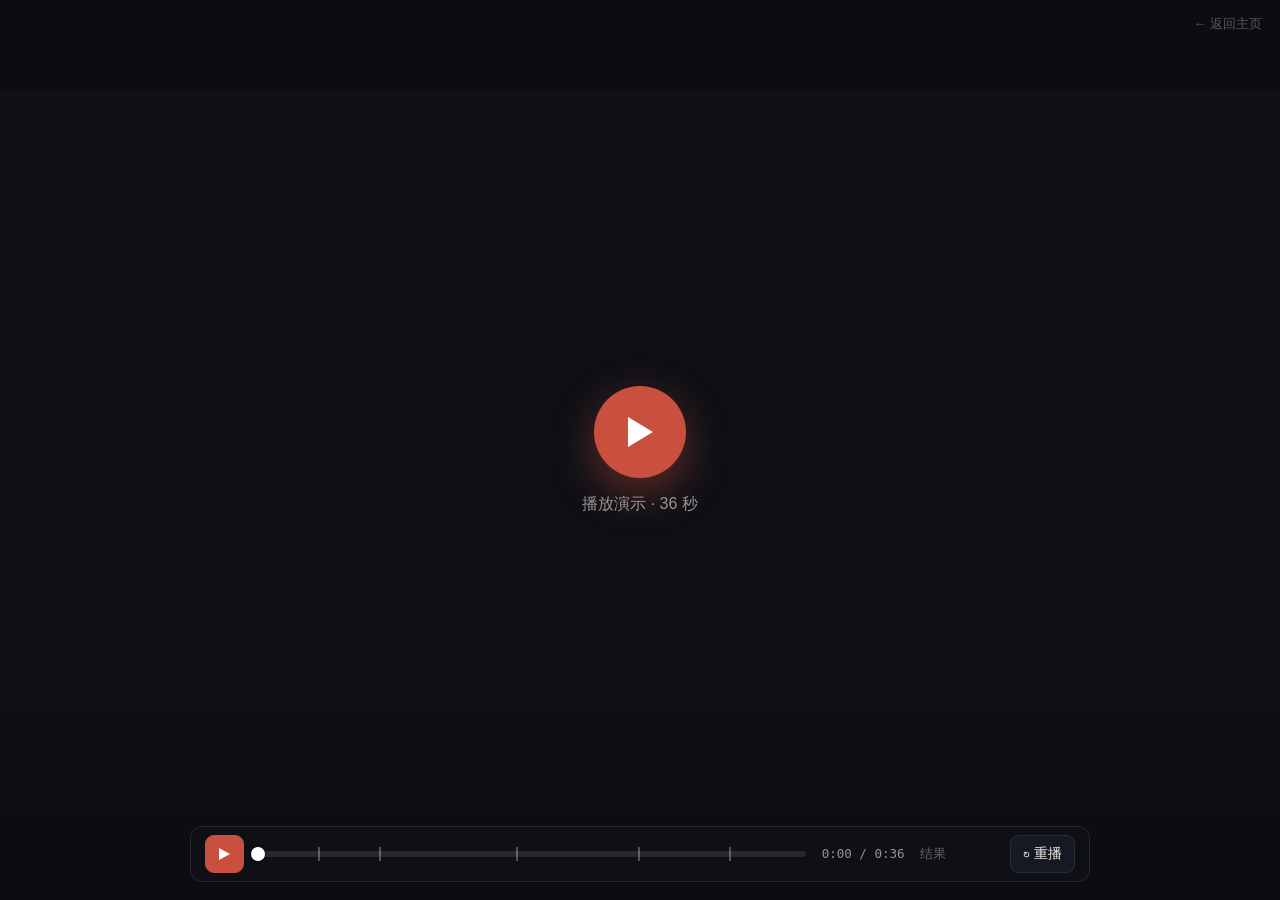
<file: docs/player.html>
<!DOCTYPE html>
<html lang="zh-CN">
<head>
<meta charset="UTF-8">
<meta name="viewport" content="width=device-width, initial-scale=1">
<title>academic-pdf-zh · 演示视图</title>
<link rel="stylesheet" href="vendor/katex/katex.min.css">
<link rel="stylesheet" href="demo.css">
</head>
<body class="playerview">

<div class="stage-wrap">
  <div class="stage" id="stage">
    <div class="viewport">
      <div class="canvas" id="canvas">
        <div class="paper" id="paperEn">
          <div class="body-src"><div class="inner"></div></div>
        </div>
        <div class="paper mini" id="paperCn">
          <div class="inner"></div>
        </div>
      </div>
    </div>
    <div class="endmask" id="endmask">
      <button class="replay" id="maskReplay">↻ 重播演示</button>
    </div>
    <button class="bigplay" id="bigPlay">
      <span class="disc"><svg width="30" height="34" viewBox="0 0 30 34"><path d="M3 2l25 15L3 32z" fill="#fff"/></svg></span>
      <span class="label">播放演示 · 36 秒</span>
    </button>
    <span class="chip rm-note" id="rmNote">已按系统「减少动态效果」偏好暂停动画：显示最终结果</span>
  </div>
</div>

<div class="controls" id="controls">
  <button class="ctl-btn primary" id="btnPlay" title="播放"></button>
  <div class="scrub-wrap">
    <div class="scrub" id="scrub" aria-label="进度">
      <div class="fill"></div>
      <div class="knob"></div>
    </div>
  </div>
  <span class="time" id="timeLabel">0:00 / 0:36</span>
  <span class="chapter-now" id="chapterNow">结果</span>
  <button class="ctl-btn" id="btnReplay">↻ 重播</button>
</div>
<a class="backlink" href="index.html">← 返回主页</a>

<script src="vendor/gsap.min.js"></script>
<script src="vendor/katex/katex.min.js"></script>
<script src="demo-data.js"></script>
<script src="demo.js"></script>
<script>
/* 录制视图：控制条闲置 2.5s 自动隐藏；?autoplay=1 直接开播（配合录屏） */
(function () {
  var bar = document.getElementById("controls");
  var timer = null;
  function wake() {
    bar.classList.remove("hide");
    clearTimeout(timer);
    timer = setTimeout(function () { bar.classList.add("hide"); }, 2500);
  }
  ["pointermove", "pointerdown", "keydown"].forEach(function (ev) {
    window.addEventListener(ev, wake, { passive: true });
  });
  wake();
})();
</script>
</body>
</html>
</file>
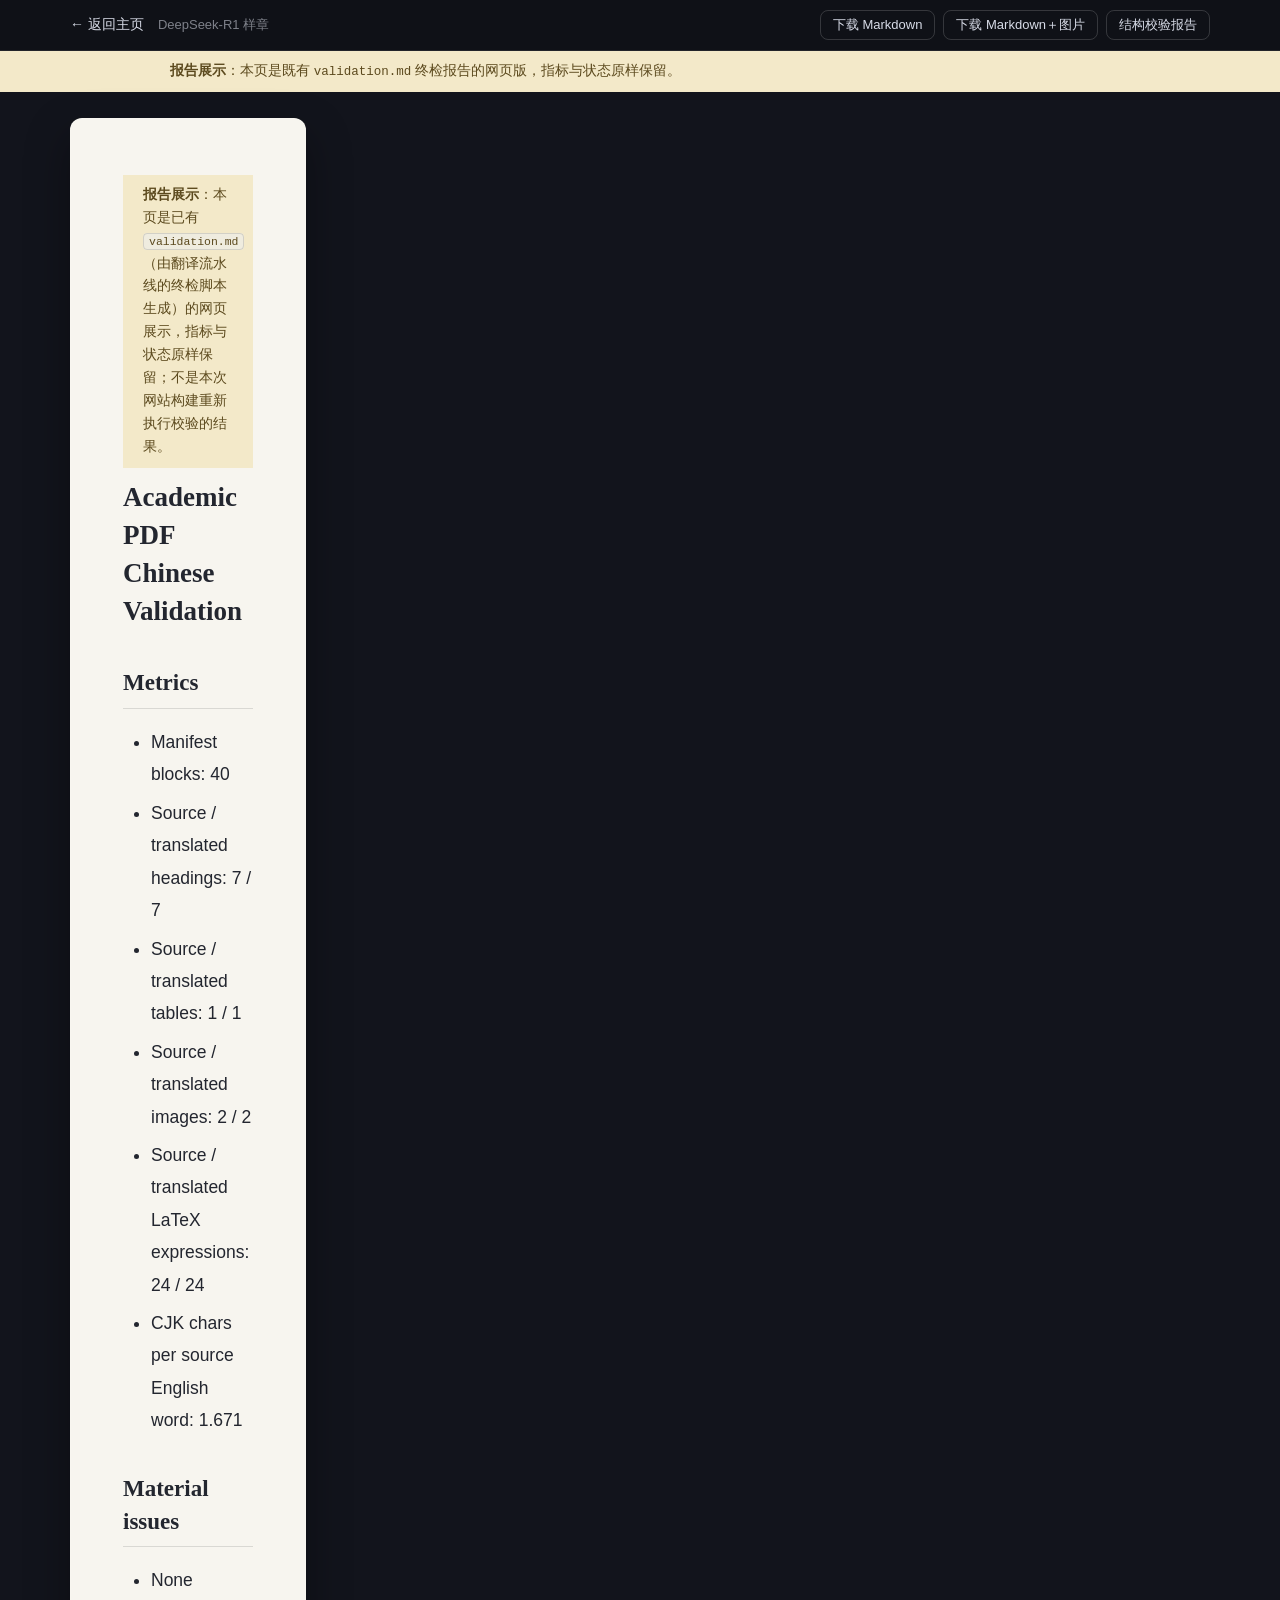
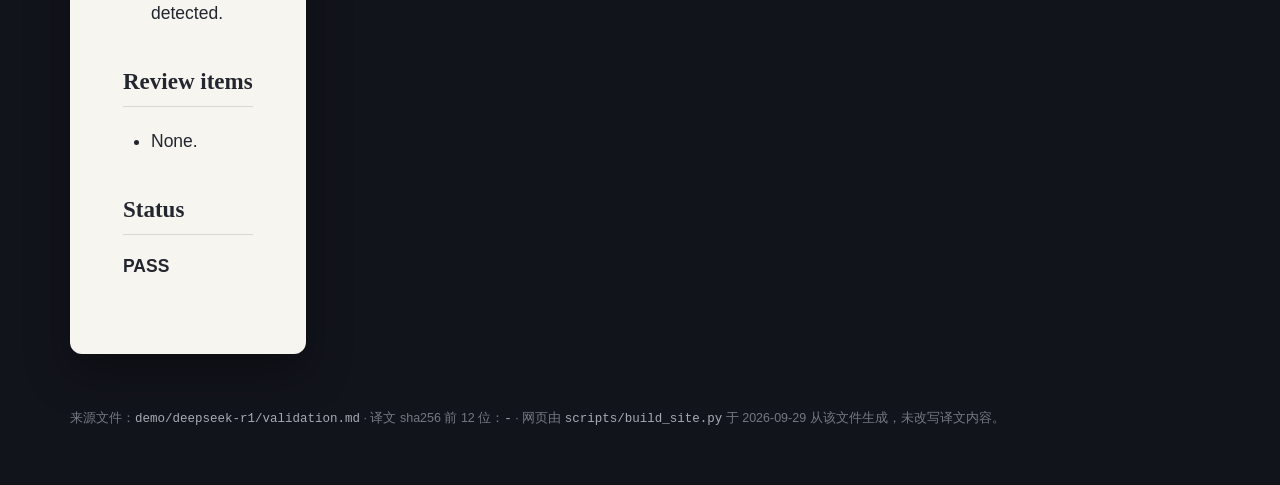
<file: docs/samples/deepseek-r1/validation.html>
<!DOCTYPE html>
<html lang="zh-CN">
<head>
<meta charset="utf-8">
<meta name="viewport" content="width=device-width, initial-scale=1">
<title>结构校验报告 · DeepSeek-R1 样章 · academic-pdf-zh</title>
<meta name="description" content="已有 validation.md 终检报告的网页展示，指标与状态原样保留。">
<link rel="stylesheet" href="../../vendor/katex/katex.min.css">
<script defer src="../../vendor/katex/katex.min.js"></script>
<script defer src="../../vendor/katex/plugins/auto-render.min.js"></script>
<script>
document.addEventListener('DOMContentLoaded', function () {
  var el = document.getElementById('article');
  if (!el || !window.renderMathInElement) return;
  var errs = [];
  renderMathInElement(el, {
    delimiters: [
      {left: '$$', right: '$$', display: true},
      {left: '\\[', right: '\\]', display: true},
      {left: '\\(', right: '\\)', display: false},
      {left: '$', right: '$', display: false}
    ],
    ignoredTags: ['script', 'noscript', 'style', 'textarea', 'pre', 'code'],
    throwOnError: false,
    strict: 'ignore',
    errorCallback: function (msg) { errs.push(String(msg && msg.message || msg)); console.warn('KaTeX 无法渲染，保留原文：', msg); }
  });
  if (errs.length) { el.dataset.katexErrors = errs.length; console.warn('KaTeX 渲染失败条数：', errs.length); }
});
</script>

<link rel="stylesheet" href="../../reader.css">
</head>
<body class="reader">
<header class="reader-top">
  <div class="reader-top-in">
    <a class="home" href="../../index.html">← 返回主页</a>
    <span class="crumb">DeepSeek-R1 样章</span>
    <nav class="actions">
      <a href="translation.md" download>下载 Markdown</a>
      <a href="sample.zip" download>下载 Markdown＋图片</a>
      <a href="validation.html">结构校验报告</a>
    </nav>
  </div>
</header>
<div class="reader-band">
  <p><b>报告展示</b>：本页是既有 <code>validation.md</code> 终检报告的网页版，指标与状态原样保留。</p>
</div>
<div class="reader-shell">
  
  <main class="paper" id="article">
<div class="reader-band"><p><b>报告展示</b>：本页是已有 <code>validation.md</code>（由翻译流水线的终检脚本生成）的网页展示，指标与状态原样保留；不是本次网站构建重新执行校验的结果。</p></div><h1 id="academic-pdf-chinese-validation">Academic PDF Chinese Validation</h1>
<h2 id="metrics">Metrics</h2>
<ul>
<li>Manifest blocks: 40</li>
<li>Source / translated headings: 7 / 7</li>
<li>Source / translated tables: 1 / 1</li>
<li>Source / translated images: 2 / 2</li>
<li>Source / translated LaTeX expressions: 24 / 24</li>
<li>CJK chars per source English word: 1.671</li>
</ul>
<h2 id="material-issues">Material issues</h2>
<ul>
<li>None detected.</li>
</ul>
<h2 id="review-items">Review items</h2>
<ul>
<li>None.</li>
</ul>
<h2 id="status">Status</h2>
<p><strong>PASS</strong></p>
  </main>
</div>
<footer class="reader-foot">
  <p>来源文件：<code>demo/deepseek-r1/validation.md</code> · 译文 sha256 前 12 位：<code>-</code> · 网页由 <code>scripts/build_site.py</code> 于 2026-09-29 从该文件生成，未改写译文内容。</p>
</footer>
</body>
</html>
</file>
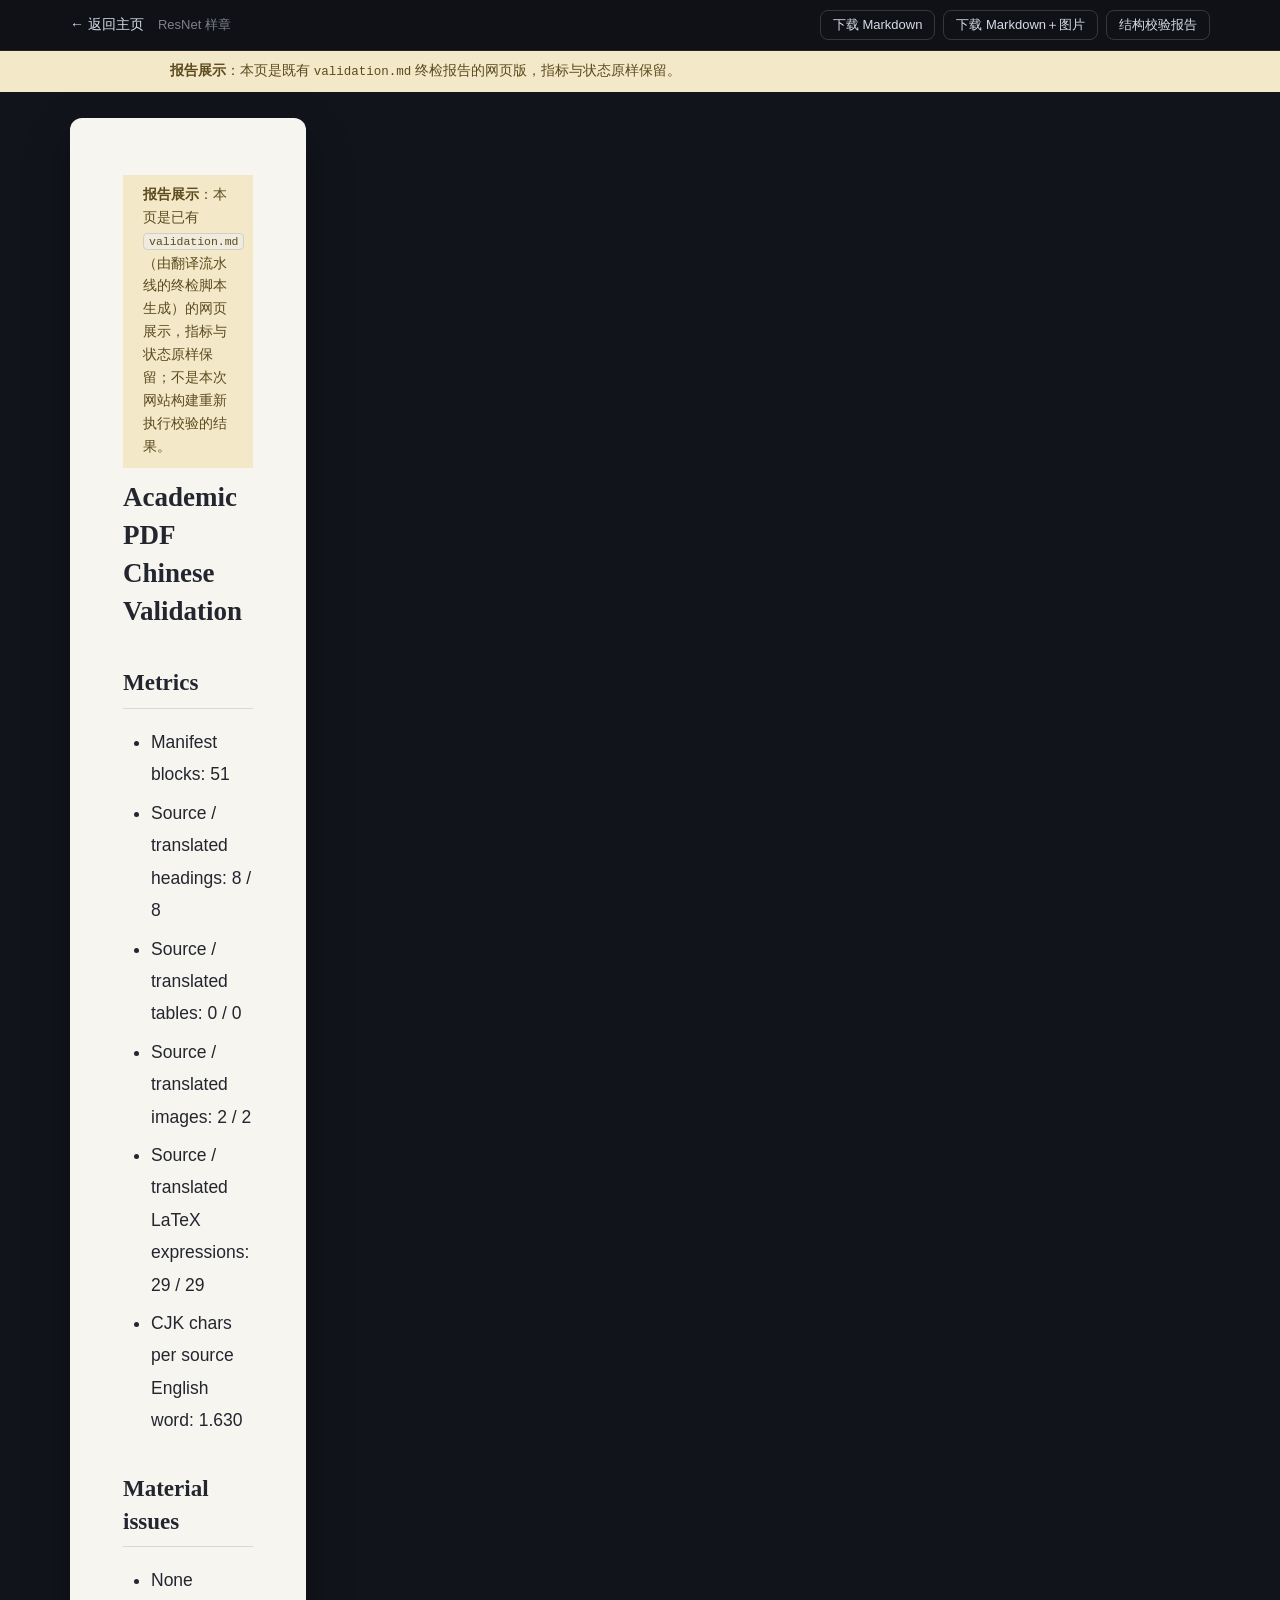
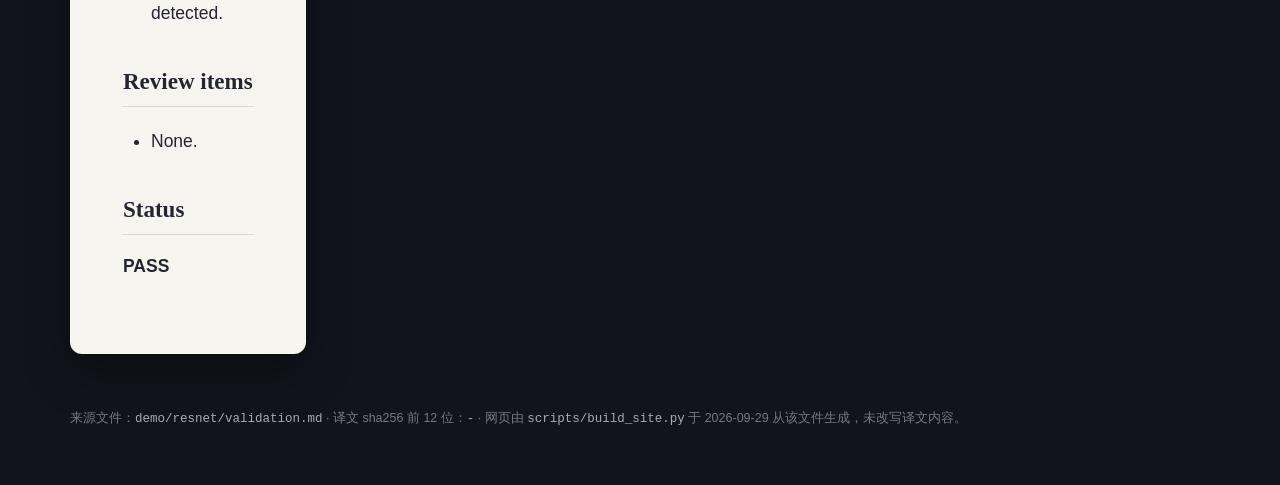
<file: docs/samples/resnet/validation.html>
<!DOCTYPE html>
<html lang="zh-CN">
<head>
<meta charset="utf-8">
<meta name="viewport" content="width=device-width, initial-scale=1">
<title>结构校验报告 · ResNet 样章 · academic-pdf-zh</title>
<meta name="description" content="已有 validation.md 终检报告的网页展示，指标与状态原样保留。">
<link rel="stylesheet" href="../../vendor/katex/katex.min.css">
<script defer src="../../vendor/katex/katex.min.js"></script>
<script defer src="../../vendor/katex/plugins/auto-render.min.js"></script>
<script>
document.addEventListener('DOMContentLoaded', function () {
  var el = document.getElementById('article');
  if (!el || !window.renderMathInElement) return;
  var errs = [];
  renderMathInElement(el, {
    delimiters: [
      {left: '$$', right: '$$', display: true},
      {left: '\\[', right: '\\]', display: true},
      {left: '\\(', right: '\\)', display: false},
      {left: '$', right: '$', display: false}
    ],
    ignoredTags: ['script', 'noscript', 'style', 'textarea', 'pre', 'code'],
    throwOnError: false,
    strict: 'ignore',
    errorCallback: function (msg) { errs.push(String(msg && msg.message || msg)); console.warn('KaTeX 无法渲染，保留原文：', msg); }
  });
  if (errs.length) { el.dataset.katexErrors = errs.length; console.warn('KaTeX 渲染失败条数：', errs.length); }
});
</script>

<link rel="stylesheet" href="../../reader.css">
</head>
<body class="reader">
<header class="reader-top">
  <div class="reader-top-in">
    <a class="home" href="../../index.html">← 返回主页</a>
    <span class="crumb">ResNet 样章</span>
    <nav class="actions">
      <a href="translation.md" download>下载 Markdown</a>
      <a href="sample.zip" download>下载 Markdown＋图片</a>
      <a href="validation.html">结构校验报告</a>
    </nav>
  </div>
</header>
<div class="reader-band">
  <p><b>报告展示</b>：本页是既有 <code>validation.md</code> 终检报告的网页版，指标与状态原样保留。</p>
</div>
<div class="reader-shell">
  
  <main class="paper" id="article">
<div class="reader-band"><p><b>报告展示</b>：本页是已有 <code>validation.md</code>（由翻译流水线的终检脚本生成）的网页展示，指标与状态原样保留；不是本次网站构建重新执行校验的结果。</p></div><h1 id="academic-pdf-chinese-validation">Academic PDF Chinese Validation</h1>
<h2 id="metrics">Metrics</h2>
<ul>
<li>Manifest blocks: 51</li>
<li>Source / translated headings: 8 / 8</li>
<li>Source / translated tables: 0 / 0</li>
<li>Source / translated images: 2 / 2</li>
<li>Source / translated LaTeX expressions: 29 / 29</li>
<li>CJK chars per source English word: 1.630</li>
</ul>
<h2 id="material-issues">Material issues</h2>
<ul>
<li>None detected.</li>
</ul>
<h2 id="review-items">Review items</h2>
<ul>
<li>None.</li>
</ul>
<h2 id="status">Status</h2>
<p><strong>PASS</strong></p>
  </main>
</div>
<footer class="reader-foot">
  <p>来源文件：<code>demo/resnet/validation.md</code> · 译文 sha256 前 12 位：<code>-</code> · 网页由 <code>scripts/build_site.py</code> 于 2026-09-29 从该文件生成，未改写译文内容。</p>
</footer>
</body>
</html>
</file>
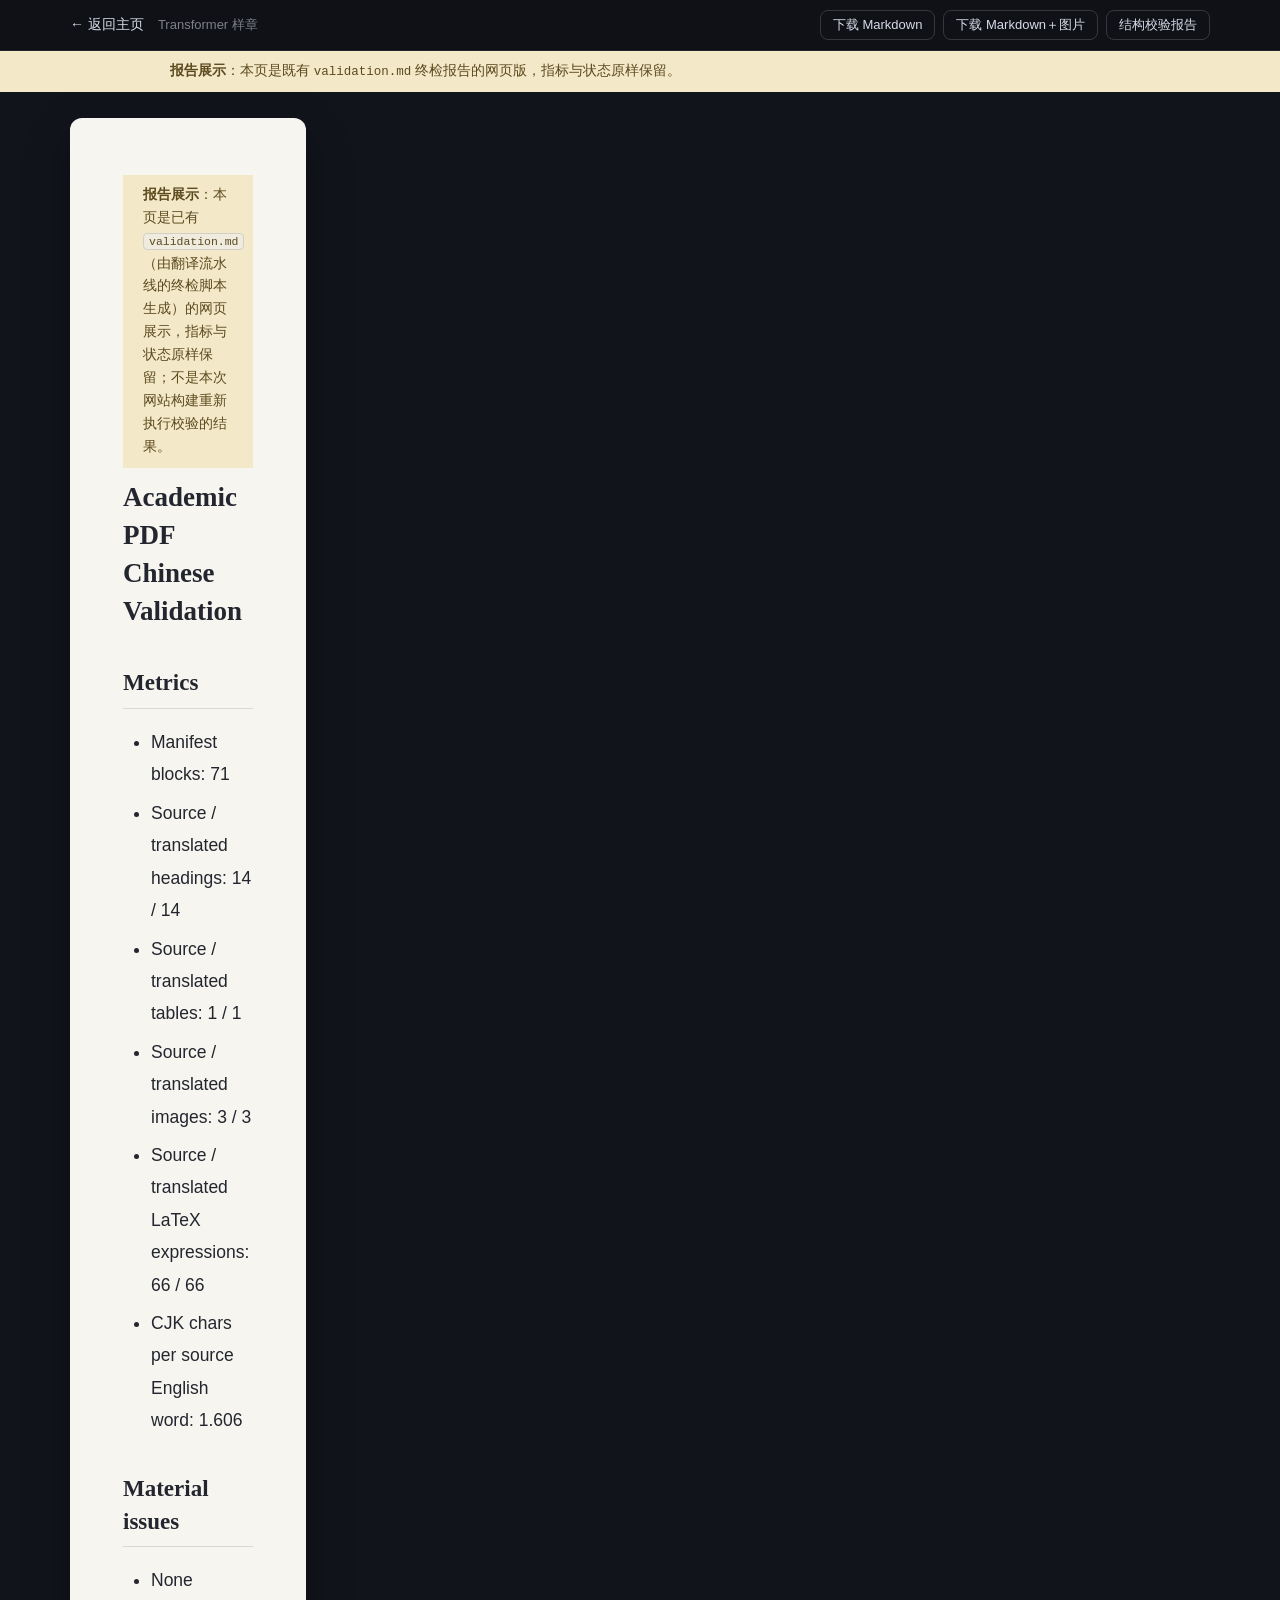
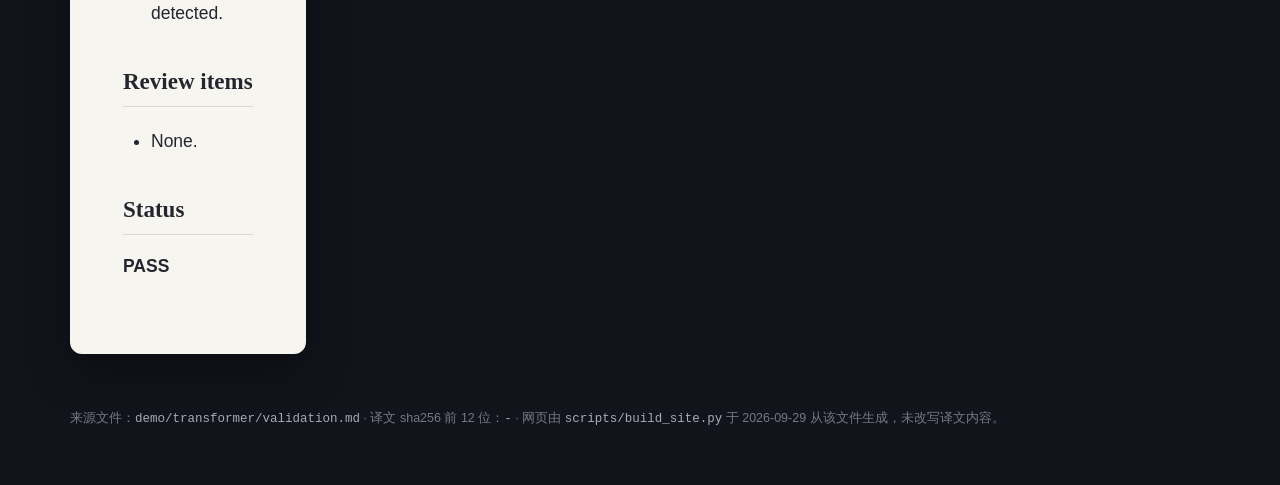
<file: docs/samples/transformer/validation.html>
<!DOCTYPE html>
<html lang="zh-CN">
<head>
<meta charset="utf-8">
<meta name="viewport" content="width=device-width, initial-scale=1">
<title>结构校验报告 · Transformer 样章 · academic-pdf-zh</title>
<meta name="description" content="已有 validation.md 终检报告的网页展示，指标与状态原样保留。">
<link rel="stylesheet" href="../../vendor/katex/katex.min.css">
<script defer src="../../vendor/katex/katex.min.js"></script>
<script defer src="../../vendor/katex/plugins/auto-render.min.js"></script>
<script>
document.addEventListener('DOMContentLoaded', function () {
  var el = document.getElementById('article');
  if (!el || !window.renderMathInElement) return;
  var errs = [];
  renderMathInElement(el, {
    delimiters: [
      {left: '$$', right: '$$', display: true},
      {left: '\\[', right: '\\]', display: true},
      {left: '\\(', right: '\\)', display: false},
      {left: '$', right: '$', display: false}
    ],
    ignoredTags: ['script', 'noscript', 'style', 'textarea', 'pre', 'code'],
    throwOnError: false,
    strict: 'ignore',
    errorCallback: function (msg) { errs.push(String(msg && msg.message || msg)); console.warn('KaTeX 无法渲染，保留原文：', msg); }
  });
  if (errs.length) { el.dataset.katexErrors = errs.length; console.warn('KaTeX 渲染失败条数：', errs.length); }
});
</script>

<link rel="stylesheet" href="../../reader.css">
</head>
<body class="reader">
<header class="reader-top">
  <div class="reader-top-in">
    <a class="home" href="../../index.html">← 返回主页</a>
    <span class="crumb">Transformer 样章</span>
    <nav class="actions">
      <a href="translation.md" download>下载 Markdown</a>
      <a href="sample.zip" download>下载 Markdown＋图片</a>
      <a href="validation.html">结构校验报告</a>
    </nav>
  </div>
</header>
<div class="reader-band">
  <p><b>报告展示</b>：本页是既有 <code>validation.md</code> 终检报告的网页版，指标与状态原样保留。</p>
</div>
<div class="reader-shell">
  
  <main class="paper" id="article">
<div class="reader-band"><p><b>报告展示</b>：本页是已有 <code>validation.md</code>（由翻译流水线的终检脚本生成）的网页展示，指标与状态原样保留；不是本次网站构建重新执行校验的结果。</p></div><h1 id="academic-pdf-chinese-validation">Academic PDF Chinese Validation</h1>
<h2 id="metrics">Metrics</h2>
<ul>
<li>Manifest blocks: 71</li>
<li>Source / translated headings: 14 / 14</li>
<li>Source / translated tables: 1 / 1</li>
<li>Source / translated images: 3 / 3</li>
<li>Source / translated LaTeX expressions: 66 / 66</li>
<li>CJK chars per source English word: 1.606</li>
</ul>
<h2 id="material-issues">Material issues</h2>
<ul>
<li>None detected.</li>
</ul>
<h2 id="review-items">Review items</h2>
<ul>
<li>None.</li>
</ul>
<h2 id="status">Status</h2>
<p><strong>PASS</strong></p>
  </main>
</div>
<footer class="reader-foot">
  <p>来源文件：<code>demo/transformer/validation.md</code> · 译文 sha256 前 12 位：<code>-</code> · 网页由 <code>scripts/build_site.py</code> 于 2026-09-29 从该文件生成，未改写译文内容。</p>
</footer>
</body>
</html>
</file>
<file: docs/demo.css>
/* academic-pdf-zh · V2 showcase
   设计画布 1600×900（16:9），整体 transform 缩放适配容器。
   配色：深墨背景 + 浅色纸张 + 朱砂强调（翻译动作）+ 绿色仅用于「保护/校验」。 */

:root {
  --bg: #101218;
  --bg2: #161923;
  --ink: #1d2130;
  --paper: #f8f6f0;
  --paper2: #edeae1;
  --accent: #c9503f;
  --accent-deep: #a83a2c;
  --accent-soft: rgba(201, 80, 63, 0.12);
  --keep: #2e8f6a;
  --keep-soft: rgba(46, 143, 106, 0.14);
  --line: rgba(255, 255, 255, 0.09);
  --mut: rgba(238, 236, 228, 0.6);
  --mut2: rgba(238, 236, 228, 0.38);
  --serif: Georgia, "Times New Roman", "Songti SC", "Source Han Serif SC", "Noto Serif CJK SC", SimSun, serif;
  --ui: -apple-system, "Segoe UI", "PingFang SC", "Microsoft YaHei", "Helvetica Neue", sans-serif;
  --mono: "Cascadia Code", "SF Mono", Consolas, Menlo, monospace;
}

* { box-sizing: border-box; }
html { scroll-behavior: smooth; }
body {
  margin: 0;
  background: var(--bg);
  color: #eeece4;
  font-family: var(--ui);
  font-size: 15px;
  line-height: 1.6;
  -webkit-font-smoothing: antialiased;
}
a { color: inherit; }

.wrap { max-width: 1280px; margin: 0 auto; padding: 0 28px; }

/* ---------- 顶部与标题 ---------- */
.topbar { border-bottom: 1px solid var(--line); }
.topbar .wrap { display: flex; align-items: center; gap: 18px; height: 52px; }
.wordmark { font-family: var(--mono); font-size: 14px; font-weight: 600; letter-spacing: 0.02em; }
.wordmark em { color: var(--accent); font-style: normal; }
.topnav { margin-left: auto; display: flex; gap: 22px; font-size: 13.5px; }
.topnav a { color: var(--mut); text-decoration: none; }
.topnav a:hover { color: #fff; }

.masthead { padding-top: 26px; padding-bottom: 6px; }
.masthead h1 {
  margin: 0;
  font-family: var(--serif);
  font-size: clamp(24px, 2.9vw, 38px);
  font-weight: 700;
  letter-spacing: 0.01em;
  line-height: 1.25;
}
.masthead h1 b { color: var(--accent); font-weight: 700; }
.masthead .sub { margin: 10px 0 0; color: var(--mut); font-size: 14.5px; }
.masthead .sub .sep { color: var(--mut2); margin: 0 8px; }
.masthead .sub .note { color: var(--mut2); font-size: 12.5px; }

/* ---------- 播放器 ---------- */
.player { padding: 14px 0 8px; }
.stage-wrap {
  position: relative;
  width: min(100%, calc((100vh - 250px) * 16 / 9));
  min-width: min(100%, 640px);
  margin: 0 auto;
}
.stage {
  position: relative;
  width: 100%;
  aspect-ratio: 16 / 9;
  background: linear-gradient(180deg, #12141c 0%, #0f1117 100%);
  border: 1px solid var(--line);
  border-radius: 14px;
  overflow: hidden;
}
.viewport { position: absolute; inset: 0; }
.canvas {
  position: absolute;
  left: 50%; top: 50%;
  width: 1600px; height: 900px;
  margin-left: -800px; margin-top: -450px;
  transform-origin: 50% 50%;
  font-family: var(--ui);
}

/* 舞台内通用 */
.chip {
  display: inline-flex; align-items: center; gap: 8px;
  padding: 7px 14px;
  background: rgba(16, 18, 24, 0.82);
  border: 1px solid var(--line);
  border-radius: 999px;
  font-size: 19px; color: var(--mut);
  backdrop-filter: blur(4px);
}
.chip .dot { width: 8px; height: 8px; border-radius: 50%; background: var(--accent); }
.chip.keep .dot { background: var(--keep); }
.caption {
  position: absolute; left: 50%; bottom: 100px; transform: translateX(-50%);
  font-family: var(--serif); font-size: 31px; color: #f3f1ea;
  padding: 14px 30px;
  background: rgba(14, 16, 22, 0.78);
  border: 1px solid var(--line);
  border-radius: 12px;
  white-space: nowrap;
  visibility: hidden;
}
.caption i { color: var(--accent); font-style: normal; }

/* ---------- 纸张文档 ---------- */
.paper {
  position: absolute;
  left: 370px; top: 30px;
  width: 860px; height: 900px;
  background: var(--paper);
  color: var(--ink);
  border-radius: 10px;
  box-shadow: 0 24px 70px rgba(0, 0, 0, 0.5), 0 2px 0 rgba(255, 255, 255, 0.06) inset;
  overflow: hidden;
}
.paper .inner { position: absolute; left: 52px; right: 52px; top: 34px; bottom: 24px; }

.p-head { display: flex; align-items: center; gap: 10px; padding-bottom: 10px; border-bottom: 1px solid rgba(29, 33, 48, 0.14); }
.p-head .doc-ico {
  width: 30px; height: 38px; border-radius: 4px; flex: none;
  background: linear-gradient(160deg, #fff, #e7e3d8);
  border: 1px solid rgba(29, 33, 48, 0.2);
  position: relative;
}
.p-head .doc-ico::after {
  content: ""; position: absolute; left: 6px; right: 6px; top: 8px; height: 2px;
  background: rgba(29, 33, 48, 0.25); box-shadow: 0 6px 0 rgba(29,33,48,.18), 0 12px 0 rgba(29,33,48,.18);
}
.p-head .t { font-family: var(--serif); font-size: 20px; font-weight: 700; color: var(--ink); white-space: nowrap; overflow: hidden; text-overflow: ellipsis; }
.p-head .meta { margin-left: auto; font-size: 14px; color: rgba(29, 33, 48, 0.55); white-space: nowrap; }
.p-head .meta b { color: var(--accent); font-weight: 600; }

.pzone { position: relative; margin-top: 12px; }
.pzone h3 { margin: 0 0 8px; font-family: var(--serif); font-size: 26px; line-height: 1.2; color: var(--ink); position: relative; display: inline-block; }
.pzone h3 .h-cn { position: absolute; left: 0; top: 0; white-space: nowrap; visibility: hidden; }
.pzone h3 .h-en { position: relative; visibility: visible; }
.pzone h3 .uline { position: absolute; left: 0; bottom: -4px; height: 3px; width: 100%; background: var(--accent); transform: scaleX(0); transform-origin: 0 50%; }

.stk { position: relative; }
.stk > * { position: relative; }
.stk .s-cn { position: absolute; left: 0; top: 0; width: 100%; visibility: hidden; }
.paper p { margin: 0 0 9px; font-family: var(--serif); font-size: 16.5px; line-height: 1.56; color: var(--ink); }
.paper p .im {
  font-style: normal;
  border-radius: 3px;
  padding: 0 2px;
  white-space: nowrap;
}
.paper p .im .katex { font-size: 1.05em; }
.pz-line { margin: 14px 0 6px; }

.formula {
  position: relative;
  margin: 10px auto 8px;
  padding: 8px 20px;
  background: #fff;
  border: 1px solid rgba(29, 33, 48, 0.14);
  border-radius: 8px;
  width: fit-content;
  max-width: 100%;
}
.formula .katex { font-size: 1.22em; }
.formula .frame {
  content: ""; position: absolute; inset: -4px;
  border: 2px solid var(--accent);
  border-radius: 10px;
  visibility: hidden;
}
.formula .ftag {
  position: absolute; right: -12px; top: -34px;
  visibility: hidden;
}
.formula .ftag .chip { font-size: 16px; padding: 5px 12px; }
.formula .ftag .chip .dot { background: var(--accent); }

/* ---------- 表格 ---------- */
.tzone { margin-top: 10px; }
.t-cap { font-size: 13px; color: rgba(29, 33, 48, 0.62); margin-bottom: 5px; font-family: var(--ui); }
.tbl { width: 100%; border-collapse: collapse; background: #fff; border: 1px solid rgba(29, 33, 48, 0.16); }
.tbl th, .tbl td {
  border: 1px solid rgba(29, 33, 48, 0.14);
  padding: 6px 10px;
  text-align: left;
  font-size: 14.5px; line-height: 1.3;
  position: relative;
}
.tbl th { background: var(--paper2); font-weight: 700; }
.tbl td.cnm, .tbl th.cnm { text-align: center; }
.tbl .c-en, .tbl .c-cn { display: block; }
.tbl .c-cn { position: absolute; left: 10px; right: 10px; top: 6px; visibility: hidden; }
.tbl th .c-cn, .tbl td .c-cn { left: 10px; right: 10px; }
.tbl .badge {
  position: absolute; right: -7px; top: -9px;
  width: 20px; height: 20px; border-radius: 50%;
  background: var(--keep); color: #fff;
  font-size: 13px; line-height: 20px; text-align: center;
  font-family: var(--ui);
  visibility: hidden;
  box-shadow: 0 2px 6px rgba(0,0,0,.25);
}
.tbl .rowband { position: absolute; left: 0; right: 0; height: 100%; background: transparent; pointer-events: none; }

/* ---------- 中文迷你纸（S1 右侧） ---------- */
.paper.mini .inner .r-title { font-family: var(--serif); font-size: 22px; font-weight: 700; color: var(--ink); margin-bottom: 10px; }
.paper.mini p { font-size: 15px; line-height: 1.7; }
.paper.mini .formula { padding: 10px 16px; }
.paper.mini .formula .katex { font-size: 1.12em; }
.paper.mini .tbl th, .paper.mini .tbl td { font-size: 12.5px; padding: 5px 8px; }
.paper.mini .r-cap { font-size: 12px; color: rgba(29,33,48,.6); margin-top: 6px; }

/* ---------- S2 输入条 ---------- */
.inputbar {
  position: absolute; left: 50%; bottom: 150px; transform: translateX(-50%);
  width: 860px;
  background: rgba(20, 23, 32, 0.97);
  border: 1px solid rgba(255, 255, 255, 0.14);
  border-radius: 14px;
  padding: 16px 20px;
  visibility: hidden;
  box-shadow: 0 18px 50px rgba(0, 0, 0, 0.45);
}
.inputbar .who { display: flex; align-items: center; gap: 8px; font-size: 14.5px; color: var(--mut2); margin-bottom: 8px; }
.inputbar .who .uav { width: 20px; height: 20px; border-radius: 50%; background: var(--accent); color: #fff; font-size: 12px; line-height: 20px; text-align: center; font-weight: 700; }
.inputbar .msg { font-size: 21px; color: #f3f1ea; font-family: var(--ui); }
.inputbar .msg code { font-family: var(--mono); color: #e8a79b; font-size: 19px; background: rgba(201, 80, 63, 0.14); padding: 2px 8px; border-radius: 6px; }
.inputbar .file { display: inline-flex; align-items: center; gap: 8px; margin-top: 10px; padding: 5px 12px; border: 1px dashed rgba(255,255,255,.22); border-radius: 8px; font-size: 14.5px; color: var(--mut); }
.inputbar .file .pdf { width: 16px; height: 20px; border-radius: 3px; background: #e7e3d8; position: relative; flex: none; }
.inputbar .file .pdf::after { content: ""; position: absolute; left: 3px; right: 3px; top: 4px; height: 1.5px; background: rgba(29,33,48,.4); box-shadow: 0 4px 0 rgba(29,33,48,.3), 0 8px 0 rgba(29,33,48,.3); }
.pipeline-tokens { position: absolute; left: 50%; bottom: 96px; transform: translateX(-50%); display: flex; gap: 10px; }
.pipeline-tokens .tok {
  padding: 6px 14px; border-radius: 8px; font-size: 15.5px;
  background: rgba(20,23,32,.85); border: 1px solid var(--line); color: var(--mut);
}
.pipeline-tokens .tok i { color: var(--accent); font-style: normal; margin-right: 6px; font-family: var(--mono); font-size: 13px; }

/* ---------- 舞台章节芯片（S4 行提示） ---------- */
.stepchips { position: absolute; left: 56px; top: 56px; }
.stepchips .chip { position: absolute; left: 0; top: 0; white-space: nowrap; }

/* ---------- S5 阅读版式 ---------- */
.body-read { position: absolute; inset: 0; visibility: hidden; }
.body-read .inner { position: absolute; left: 56px; right: 56px; top: 34px; bottom: 26px; }
.body-read .r-kicker { display: flex; align-items: center; gap: 10px; margin-bottom: 10px; }
.body-read .r-title { font-family: var(--serif); font-size: 30px; font-weight: 700; color: var(--ink); line-height: 1.3; margin: 0 0 4px; }
.body-read .r-meta { font-size: 14.5px; color: rgba(29, 33, 48, 0.6); margin-bottom: 14px; }
.body-read p { font-size: 17px; line-height: 1.7; }
.body-read .formula { padding: 10px 20px; margin: 12px auto; }
.body-read .formula .katex { font-size: 1.18em; }
.body-read .tzone { margin-top: 16px; }
.body-read .tbl th, .body-read .tbl td { font-size: 13.5px; padding: 6px 10px; }
.figrow { display: flex; align-items: center; gap: 20px; margin-top: 16px; }
.figrow img { height: 178px; border: 1px solid rgba(29,33,48,.15); border-radius: 6px; background: #fff; }
.figrow .fig-cap { font-size: 14px; color: rgba(29,33,48,.66); }

/* ---------- S6 证据卡 ---------- */
.evidence {
  position: absolute; right: 66px; top: 170px;
  width: 520px;
  background: rgba(22, 25, 35, 0.94);
  border: 1px solid rgba(255, 255, 255, 0.13);
  border-radius: 14px;
  padding: 22px 26px;
  visibility: hidden;
  box-shadow: 0 22px 60px rgba(0, 0, 0, 0.5);
}
.evidence .e-head { display: flex; align-items: center; gap: 10px; font-size: 19px; color: #f3f1ea; margin-bottom: 14px; }
.evidence .e-head .dot { width: 9px; height: 9px; border-radius: 50%; background: var(--keep); }
.evidence .e-grid { display: grid; grid-template-columns: repeat(3, 1fr); gap: 8px 10px; margin-bottom: 14px; }
.evidence .e-cell { background: rgba(255,255,255,0.045); border: 1px solid rgba(255,255,255,0.07); border-radius: 8px; padding: 8px 10px; }
.evidence .e-cell .k { font-size: 13px; color: var(--mut2); }
.evidence .e-cell .v { font-size: 19px; font-family: var(--mono); color: #f3f1ea; }
.evidence .e-cell .v i { font-style: normal; color: var(--keep); }
.evidence .e-status { display: flex; align-items: center; gap: 10px; }
.evidence .e-status .pass { font-family: var(--mono); font-size: 15px; color: var(--keep); border: 1px solid rgba(46,143,106,.5); background: var(--keep-soft); border-radius: 6px; padding: 2px 10px; }
.evidence .e-status .src { font-size: 12.5px; color: var(--mut2); }

.lockup { position: absolute; right: 80px; top: 556px; visibility: hidden; text-align: left; }
.lockup .cmd { font-family: var(--mono); font-size: 16.5px; color: #e8a79b; background: rgba(201,80,63,.12); border: 1px solid rgba(201,80,63,.3); border-radius: 8px; padding: 7px 14px; display: inline-block; }
.lockup .brand { font-family: var(--mono); font-size: 27px; font-weight: 700; color: #f3f1ea; margin-top: 14px; }
.lockup .brand em { color: var(--accent); font-style: normal; }
.lockup .tag { font-size: 15.5px; color: var(--mut); margin-top: 4px; }

/* ---------- 控制条 ---------- */
.controls {
  display: flex; align-items: center; gap: 14px;
  max-width: var(--stage-w, 100%);
  margin: 12px auto 0;
  padding: 0 2px;
}
.ctl-btn {
  appearance: none; border: 1px solid var(--line); background: var(--bg2); color: #eeece4;
  border-radius: 9px; height: 38px; min-width: 38px; padding: 0 12px;
  font-size: 14px; cursor: pointer; font-family: var(--ui);
  display: inline-flex; align-items: center; gap: 7px;
  transition: border-color 0.15s, color 0.15s;
}
.ctl-btn:hover { border-color: rgba(255,255,255,0.3); }
.ctl-btn.primary { background: var(--accent); border-color: var(--accent); color: #fff; font-weight: 600; }
.ctl-btn.primary:hover { background: var(--accent-deep); }
.ctl-btn svg { display: block; }

.scrub-wrap { flex: 1; position: relative; height: 38px; }
.scrub {
  position: absolute; left: 0; right: 0; top: 50%; transform: translateY(-50%);
  height: 6px; border-radius: 4px; background: rgba(255, 255, 255, 0.1);
  cursor: pointer;
}
.scrub .fill { position: absolute; left: 0; top: 0; bottom: 0; width: 0%; background: var(--accent); border-radius: 4px; }
.scrub .knob { position: absolute; top: 50%; width: 14px; height: 14px; border-radius: 50%; background: #fff; transform: translate(-50%, -50%); box-shadow: 0 1px 4px rgba(0,0,0,.5); }
.scrub .tick { position: absolute; top: -4px; width: 2px; height: 14px; background: rgba(255,255,255,0.28); transform: translateX(-1px); }
.scrub .tick.lit { background: rgba(255,255,255,0.55); }
.time { font-family: var(--mono); font-size: 12.5px; color: var(--mut); min-width: 86px; text-align: center; }
.chapter-now { font-size: 12.5px; color: var(--mut2); min-width: 76px; }
.linklike { color: var(--mut); text-decoration: none; border: 1px solid var(--line); border-radius: 9px; height: 38px; display: inline-flex; align-items: center; padding: 0 12px; font-size: 14px; }
.linklike:hover { color: #fff; border-color: rgba(255,255,255,.3); }

/* 大播放按钮 / 重播遮罩 */
.bigplay {
  position: absolute; inset: 0; z-index: 5;
  display: flex; flex-direction: column; align-items: center; justify-content: center; gap: 16px;
  background: rgba(13, 15, 20, 0.62);
  border: 0; border-radius: 14px; cursor: pointer;
  color: #f3f1ea; font-family: var(--ui);
}
.bigplay .disc {
  width: 92px; height: 92px; border-radius: 50%;
  background: var(--accent);
  display: flex; align-items: center; justify-content: center;
  box-shadow: 0 14px 44px rgba(201, 80, 63, 0.45);
  transition: transform 0.18s;
}
.bigplay:hover .disc { transform: scale(1.06); }
.bigplay .label { font-size: 16px; color: var(--mut); }
.bigplay[hidden] { display: none; }
.endmask {
  position: absolute; inset: 0; z-index: 4;
  display: flex; align-items: flex-end; justify-content: center;
  padding-bottom: 46px;
  background: linear-gradient(180deg, rgba(13,15,20,0) 55%, rgba(13,15,20,0.55));
  visibility: hidden;
}
.endmask .replay {
  display: inline-flex; align-items: center; gap: 10px;
  background: var(--accent); color: #fff; border: 0; border-radius: 999px;
  padding: 12px 26px; font-size: 16px; cursor: pointer; font-family: var(--ui);
  box-shadow: 0 12px 36px rgba(201, 80, 63, 0.4);
}
.rm-note {
  position: absolute; left: 50%; top: 18px; transform: translateX(-50%);
  z-index: 6; visibility: hidden;
}

/* ---------- 样章卡 ---------- */
.samples { padding: 44px 0 8px; }
.samples h2, .sec-h { font-family: var(--serif); font-size: 24px; margin: 0 0 6px; }
.samples .sec-sub { color: var(--mut2); font-size: 13.5px; margin: 0 0 20px; }
.cards { display: grid; grid-template-columns: repeat(3, 1fr); gap: 16px; }
.card {
  background: var(--bg2); border: 1px solid var(--line); border-radius: 14px;
  padding: 20px 22px; display: flex; flex-direction: column; gap: 10px;
}
.card .venue { font-family: var(--mono); font-size: 12px; color: var(--mut2); }
.card .t-cn { font-family: var(--serif); font-size: 18.5px; font-weight: 700; line-height: 1.4; color: #f3f1ea; }
.card .t-en { font-size: 13px; color: var(--mut2); line-height: 1.5; min-height: 2.9em; }
.card .m { font-family: var(--mono); font-size: 12.5px; color: var(--mut); line-height: 1.9; }
.card .m b { color: var(--keep); font-weight: 600; }
.card .links { margin-top: auto; display: flex; gap: 10px; padding-top: 8px; }
.card .links a {
  font-size: 13px; color: var(--mut); text-decoration: none;
  border: 1px solid var(--line); border-radius: 8px; padding: 5px 12px;
}
.card .links a:hover { color: #fff; border-color: rgba(255, 255, 255, 0.3); }
.samples .honest { margin-top: 16px; font-size: 13px; color: var(--mut2); line-height: 1.8; }
.samples .honest b { color: var(--mut); font-weight: 600; }

/* ---------- 折叠区 ---------- */
.folds { padding: 26px 0 60px; display: flex; flex-direction: column; gap: 14px; }
details.fold { background: var(--bg2); border: 1px solid var(--line); border-radius: 14px; }
details.fold summary {
  cursor: pointer; padding: 18px 24px; font-size: 16px; font-weight: 600;
  list-style: none; display: flex; align-items: center; gap: 12px; color: #eeece4;
}
details.fold summary::-webkit-details-marker { display: none; }
details.fold summary::before { content: "+"; font-family: var(--mono); color: var(--accent); font-size: 18px; }
details.fold[open] summary::before { content: "−"; }
details.fold .fold-body { padding: 4px 24px 24px; color: var(--mut); font-size: 14.5px; line-height: 1.9; }

.pipe { display: grid; grid-template-columns: repeat(3, 1fr); gap: 12px; margin: 8px 0 18px; }
.pipe .step { background: rgba(255,255,255,0.035); border: 1px solid rgba(255,255,255,0.07); border-radius: 10px; padding: 14px 16px; }
.pipe .step .n { font-family: var(--mono); font-size: 12px; color: var(--accent); }
.pipe .step .t { font-size: 15px; color: #eeece4; margin: 4px 0 4px; font-weight: 600; }
.pipe .step .d { font-size: 13px; color: var(--mut2); line-height: 1.7; }

.gates { columns: 2; gap: 28px; margin: 0; padding-left: 20px; }
.gates li { margin-bottom: 6px; font-size: 13.5px; }

pre.report {
  background: #0c0e13; border: 1px solid var(--line); border-radius: 10px;
  padding: 16px 18px; font-family: var(--mono); font-size: 12.5px; line-height: 1.8;
  color: #b9c2d8; overflow-x: auto; margin: 12px 0 6px;
}
pre.report .ok { color: var(--keep); }
pre.report .cm { color: var(--mut2); }

pre.cmd {
  background: #0c0e13; border: 1px solid var(--line); border-radius: 10px;
  padding: 14px 18px; font-family: var(--mono); font-size: 13px; line-height: 2;
  color: #d8deef; overflow-x: auto; margin: 10px 0;
}
pre.cmd .cmt { color: var(--mut2); }
pre.cmd .accent { color: #e8a79b; }
.usage-steps { margin: 8px 0 14px; padding-left: 22px; }
.usage-steps li { margin-bottom: 8px; }
.usage-steps code { font-family: var(--mono); font-size: 12.5px; background: rgba(255,255,255,0.07); padding: 1px 7px; border-radius: 5px; }

footer { border-top: 1px solid var(--line); padding: 22px 0 40px; color: var(--mut2); font-size: 12.5px; }
footer .wrap { display: flex; gap: 16px; align-items: center; }
footer a { color: var(--mut); }

/* ---------- 移动端 ---------- */
.mobile-cta { display: none; }
@media (max-width: 760px) {
  .wrap { padding: 0 18px; }
  .stage-wrap { min-width: 0; }
  .stage { border-radius: 10px; }
  .controls, .player .hint { display: none; }
  .bigplay { display: none; }
  .mobile-cta {
    display: flex; flex-direction: column; gap: 14px; align-items: center;
    margin: 14px auto 0; text-align: center;
  }
  .mobile-cta a {
    background: var(--accent); color: #fff; text-decoration: none; font-weight: 600;
    border-radius: 999px; padding: 12px 30px; font-size: 15px;
  }
  .mobile-cta .tip { color: var(--mut2); font-size: 12.5px; }
  .cards { grid-template-columns: 1fr; }
  .pipe { grid-template-columns: 1fr; }
  .gates { columns: 1; }
}

/* player.html 录制视图 */
body.playerview { background: #0b0d12; overflow: hidden; }
body.playerview .stage-wrap { width: min(100vw, calc(100vh * 16 / 9)); min-width: 0; position: absolute; left: 50%; top: 50%; transform: translate(-50%, -50%); }
body.playerview .controls { position: fixed; left: 50%; bottom: 18px; transform: translateX(-50%); width: min(92vw, 900px); margin: 0; background: rgba(16,18,24,.85); border: 1px solid var(--line); border-radius: 12px; padding: 8px 14px; backdrop-filter: blur(6px); transition: opacity .4s; z-index: 10; }
body.playerview .controls.hide { opacity: 0; pointer-events: none; }
body.playerview .backlink { position: fixed; right: 18px; top: 14px; z-index: 11; color: var(--mut); font-size: 13px; text-decoration: none; opacity: .55; }
body.playerview .backlink:hover { opacity: 1; }
body.playerview .stage { border: 0; border-radius: 0; }
body.playerview .bigplay { border-radius: 0; }
</file>
<file: docs/reader.css>
/* academic-pdf-zh · 样章阅读页（浅色纸张，中文优先） */

:root {
  --paper: #f7f5ef;
  --paper-2: #efecdf;
  --ink: #23262f;
  --ink-2: #565b6b;
  --accent: #c9503f;
  --line: rgba(35, 38, 47, 0.14);
  --keep: #2e8f6a;
  --serif: Georgia, "Times New Roman", "Songti SC", "Source Han Serif SC", "Noto Serif CJK SC", SimSun, serif;
  --ui: -apple-system, "Segoe UI", "PingFang SC", "Microsoft YaHei", "Helvetica Neue", sans-serif;
  --mono: "Cascadia Code", "SF Mono", Consolas, Menlo, monospace;
}

* { box-sizing: border-box; }
html { scroll-behavior: smooth; }
body.reader {
  margin: 0;
  background: #12141c;
  color: var(--ink);
  font-family: var(--ui);
}

/* 顶栏 */
.reader-top { background: #0f1117; border-bottom: 1px solid rgba(255, 255, 255, 0.08); }
.reader-top-in {
  max-width: 1180px; margin: 0 auto; padding: 10px 20px;
  display: flex; align-items: center; gap: 14px; flex-wrap: wrap;
}
.reader-top .home { color: #d8dce8; text-decoration: none; font-size: 14px; }
.reader-top .home:hover { color: #fff; }
.reader-top .crumb { color: rgba(216, 220, 232, 0.55); font-size: 13px; }
.reader-top .actions { margin-left: auto; display: flex; gap: 8px; flex-wrap: wrap; }
.reader-top .actions a {
  color: #d8dce8; font-size: 13px; text-decoration: none;
  border: 1px solid rgba(255, 255, 255, 0.16); border-radius: 8px; padding: 5px 12px;
}
.reader-top .actions a:hover { border-color: rgba(255, 255, 255, 0.4); }

/* 样章标注横幅 */
.reader-band { background: #f3e9c9; color: #5c4a1e; }
.reader-band p {
  max-width: 980px; margin: 0 auto; padding: 9px 20px;
  font-size: 13.5px; line-height: 1.7;
}
.reader-band a { color: #8a4a12; }
.reader-band code { font-family: var(--mono); font-size: 12.5px; }

/* 版心：纸张 + 目录 */
.reader-shell {
  max-width: 1180px; margin: 0 auto; padding: 26px 20px 40px;
  display: grid; grid-template-columns: 236px minmax(0, 1fr); gap: 26px;
  align-items: start;
}
.paper {
  background: var(--paper);
  border: 1px solid rgba(255, 255, 255, 0.06);
  border-radius: 12px;
  padding: 44px 52px 56px;
  box-shadow: 0 18px 44px rgba(0, 0, 0, 0.35);
  font-size: 17.5px;
  line-height: 1.85;
  min-width: 0;
}

/* 目录 */
.toc-box {
  background: var(--paper-2);
  border: 1px solid var(--line);
  border-radius: 10px;
  padding: 14px 16px;
  position: sticky; top: 18px;
  font-size: 13.5px;
}
.toc-box summary { cursor: pointer; font-weight: 600; color: var(--ink); }
.toc-box .toc ul { margin: 10px 0 0; padding-left: 14px; list-style: none; }
.toc-box .toc ul ul { margin-top: 2px; }
.toc-box .toc li { margin: 5px 0; line-height: 1.5; }
.toc-box .toc a { color: var(--ink-2); text-decoration: none; }
.toc-box .toc a:hover { color: var(--accent); }

/* 正文元素 */
.paper h1, .paper h2, .paper h3, .paper h4 {
  font-family: var(--serif);
  line-height: 1.4;
  color: var(--ink);
  margin: 1.6em 0 0.6em;
  scroll-margin-top: 16px;
}
.paper h1 { font-size: 27px; margin-top: 0.2em; }
.paper h2 { font-size: 23px; border-bottom: 1px solid var(--line); padding-bottom: 8px; }
.paper h3 { font-size: 19.5px; }
.paper h4 { font-size: 17.5px; }
.paper p { margin: 0.85em 0; }
.paper blockquote {
  margin: 1.1em 0; padding: 10px 18px;
  border-left: 3px solid var(--accent);
  background: rgba(201, 80, 63, 0.06);
  color: var(--ink-2);
  border-radius: 0 8px 8px 0;
}
.paper blockquote p { margin: 0.3em 0; }
.paper a { color: #1a5dab; text-decoration: underline; text-underline-offset: 2px; word-break: break-all; }
.paper code {
  font-family: var(--mono); font-size: 0.85em;
  background: var(--paper-2); border: 1px solid var(--line);
  border-radius: 4px; padding: 1px 5px;
}
.paper pre {
  background: #fbfaf6; border: 1px solid var(--line); border-radius: 8px;
  padding: 12px 14px; overflow-x: auto; font-size: 14px; line-height: 1.6;
}
.paper pre code { border: 0; background: none; padding: 0; }
.paper img { max-width: 100%; height: auto; border: 1px solid var(--line); border-radius: 6px; background: #fff; }
.paper ul, .paper ol { padding-left: 1.6em; }
.paper li { margin: 0.35em 0; }
.paper hr { border: 0; border-top: 1px solid var(--line); margin: 2em auto; width: 60%; }
.paper sup { font-size: 0.72em; }
.paper sub { font-size: 0.72em; }

/* 表格：横向滚动，不挤压整页 */
.tbl-scroll { overflow-x: auto; margin: 1.2em 0; }
.paper table {
  border-collapse: collapse; margin: 0 auto;
  font-size: 15px; line-height: 1.55;
}
.paper th, .paper td {
  border: 1px solid var(--line);
  padding: 7px 12px;
  min-width: 76px;
}
.paper th { background: var(--paper-2); font-weight: 700; }
.paper details {
  background: var(--paper-2); border: 1px solid var(--line);
  border-radius: 8px; padding: 10px 14px; margin: 1em 0;
  white-space: pre-line;               /* 保留图内文字的原始换行 */
  font-size: 14px; color: var(--ink-2);
}
.paper details summary {
  cursor: pointer; font-weight: 600; color: var(--ink);
  white-space: normal;
}

/* 公式：显示模式可横向滚动 */
.paper .katex-display { overflow-x: auto; overflow-y: hidden; padding: 4px 0; }
.paper .katex { font-size: 1.06em; }

/* 页脚 */
.reader-foot {
  max-width: 1180px; margin: 0 auto; padding: 0 20px 44px;
  color: rgba(216, 220, 232, 0.5); font-size: 12.5px; line-height: 1.8;
}
.reader-foot code { font-family: var(--mono); color: rgba(216, 220, 232, 0.75); }

/* 样章目录页 */
.s-index { display: flex; flex-direction: column; gap: 14px; padding: 34px 40px; }
.s-card {
  display: flex; flex-direction: column; gap: 6px;
  border: 1px solid var(--line); border-radius: 10px;
  padding: 18px 22px; text-decoration: none; color: var(--ink);
  background: #fff;
}
.s-card:hover { border-color: var(--accent); }
.s-card b { font-family: var(--serif); font-size: 18.5px; }
.s-card span { color: var(--ink-2); font-size: 13.5px; }
.s-card .go { color: var(--accent); font-weight: 600; }

@media (max-width: 900px) {
  .reader-shell { grid-template-columns: 1fr; padding: 18px 14px 30px; gap: 16px; }
  .toc-box { position: static; }
  .toc-box .toc ul { display: none; }
  .toc-box[open] .toc ul { display: block; }
  .paper { padding: 26px 20px 36px; font-size: 17px; }
  .reader-top-in { padding: 10px 14px; }
}
</file>
